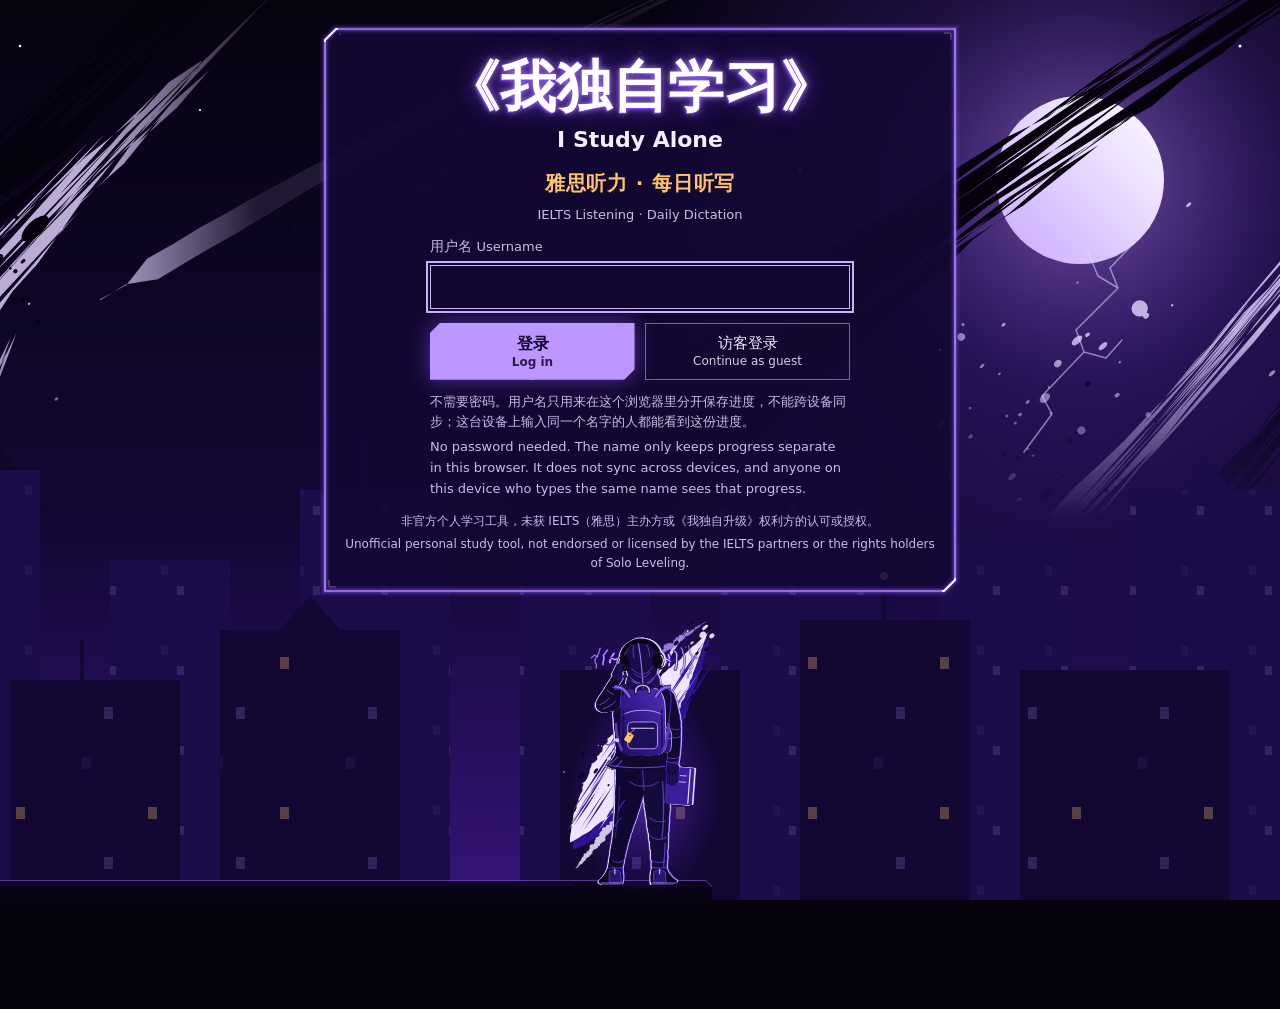
<file: index.html>
<!doctype html>
<html lang="zh-CN">
<head>
<meta charset="utf-8">
<meta name="viewport" content="width=device-width,initial-scale=1,viewport-fit=cover">
<meta name="color-scheme" content="dark light">
<meta name="theme-color" content="#06030F">
<meta name="description" content="雅思听力 · 每日听写：每日任务、待攻克和真实的 EXP 进度。">
<title>《我独自学习》</title>
<link rel="icon" href="data:image/svg+xml,%3Csvg xmlns='http://www.w3.org/2000/svg' viewBox='0 0 32 32'%3E%3Cpath d='M8 1H31V24L24 31H1V8Z' fill='%23130833' stroke='%23B07CFF' stroke-width='2'/%3E%3Cpath d='M8 16v2M12 12v10M16 9v14M20 13v8M24 15v4' stroke='%23FFC46B' stroke-width='2' stroke-linecap='round'/%3E%3C/svg%3E">
<script src="js/profile.js"></script>
<script>
/* Runs before first paint: applies the theme (night unless light was chosen) and skips the login once this tab has entered with a known profile. js/site.js decides by the same condition. */
(function () {
  var d = document.documentElement, t = null, seen = false;
  try { t = localStorage.getItem("wliu-site-theme"); } catch (e) {}
  d.setAttribute("data-theme", t === "light" ? "light" : "dark");
  try { seen = sessionStorage.getItem("wliu-site-entered") === "1" && WLIU_PROFILE.read() !== null; } catch (e) {}
  d.classList.add(seen ? "wl-entered" : "wl-entry-open");
  /* js/site.js is what wires the login form, so without it the entry screen must not stay up. */
  window.wlShellFailed = function () {
    d.classList.remove("wl-entry-open");
    document.getElementById("wl-entry").hidden = true;
    document.querySelector(".wl-bar-who").hidden = true;
    document.getElementById("wl-listen").innerHTML = '<p class="wl-noscript" role="alert">页面没有加载完整，请刷新页面再试一次。</p>';
  };
})();
</script>
<link rel="stylesheet" href="css/site.css">
<link rel="stylesheet" href="listening/listening.css">
<link rel="stylesheet" href="listening/summary.css">
<link rel="stylesheet" href="listening/article.css">
<link rel="stylesheet" href="css/loader.css">
<noscript><style>.wl-entry, .wl-bar-who { display: none; }</style></noscript>
</head>
<body>
<svg class="wl-city" viewBox="0 0 1600 900" preserveAspectRatio="xMaxYMax slice" aria-hidden="true" focusable="false">
  <defs>
    <radialGradient id="wl-moon-glow"><stop offset="0" class="wl-moon-a"/><stop offset=".45" class="wl-moon-c"/><stop offset="1" class="wl-moon-b"/></radialGradient>
    <linearGradient id="wl-moon-face" x1="1" y1="0" x2="0" y2="1"><stop offset="0" class="wl-moon-hi"/><stop offset="1" class="wl-moon-lo"/></linearGradient>
    <!-- strokes run bright in the gutters and fade behind the main column, so text stays on a calm sky -->
    <linearGradient id="wl-stroke-pale" gradientUnits="userSpaceOnUse" x1="0" y1="0" x2="1600" y2="0">
      <stop offset="0" class="wl-pale-a"/><stop offset=".26" class="wl-pale-a"/><stop offset=".36" class="wl-pale-b"/><stop offset=".72" class="wl-pale-b"/><stop offset=".84" class="wl-pale-a"/>
    </linearGradient>
    <!-- every stroke dissolves before the skyline, so none of them shows between buildings as a hard-cut block -->
    <linearGradient id="wl-sky-fade-g" gradientUnits="userSpaceOnUse" x1="0" y1="330" x2="0" y2="520"><stop offset="0" stop-color="#fff"/><stop offset="1" stop-color="#000"/></linearGradient>
    <mask id="wl-sky-fade" maskUnits="userSpaceOnUse" x="-200" y="-300" width="2200" height="1300"><rect x="-200" y="-300" width="2200" height="1300" fill="url(#wl-sky-fade-g)"/></mask>
    <pattern id="wl-win-far" width="68" height="80" patternUnits="userSpaceOnUse">
      <rect x="5" y="6" width="7" height="9" class="wl-w2"/><rect x="21" y="26" width="7" height="9" class="wl-w1"/>
    </pattern>
    <pattern id="wl-win-near" width="132" height="150" patternUnits="userSpaceOnUse">
      <rect x="6" y="7" width="9" height="12" class="wl-w2"/><rect x="72" y="57" width="9" height="12" class="wl-w3"/><rect x="28" y="107" width="9" height="12" class="wl-w1"/>
    </pattern>
  </defs>
  <circle cx="1400" cy="180" r="470" fill="url(#wl-moon-glow)"/>
  <circle cx="1400" cy="180" r="84" fill="url(#wl-moon-face)"/>
  <g class="wl-stars">
    <circle cx="70" cy="60" r="1.6"/><circle cx="340" cy="46" r="1.3"/><circle cx="520" cy="110" r="1.1"/><circle cx="660" cy="34" r="1.4"/>
    <circle cx="960" cy="52" r="1.3"/><circle cx="1120" cy="170" r="1.1"/><circle cx="1560" cy="46" r="1.5"/><circle cx="1260" cy="350" r="1.2"/>
  </g>
  <g mask="url(#wl-sky-fade)">
  <path class="wl-ink-dark" fill-rule="evenodd" d="M759.9 639.8L793 609.9L857.5 621.2L894.5 596.4L926.5 565.2L961.3 537.4L994.7 507.9L1031 482.2L1063.9 452L1099.4 425.2L1129.2 391L1164.5 363.9L1196.7 332.8L1227.6 300L1261.4 271L1293.2 239.3L1329.2 213.2L1362.6 183.7L1396.1 154.3L1432.1 128.2L1471.4 106.4L1505.2 77.4L1542.7 53.3L1575.9 23.5L1612.2 -2.3L1649.1 -27.2L1680.5 -59.3L1681 -58.6L1637.4 -42.5L1597.1 -22L1557.6 -0.6L1518.2 21L1480 44.3L1443.2 69.3L1402.7 89.6L1367.9 117.3L1327.1 137L1289.1 160.5L1251.3 184.3L1215.7 210.9L1175.6 231.6L1138.2 255.9L1102 281.8L1063.7 304.9L1027.8 331.1L993.7 359.8L959.8 388.6L923 413.7L889.5 443L858.1 475.3L828.6 509.8L792.4 535.7L795 612.6L757.9 637.3ZM1229.8 214.2L1428.4 79.2L1626.5 -56.4L1423.4 72.7ZM1338.5 151.5L1515.5 35.6L1691.5 -81.8L1511.8 30.7ZM1056.8 360.4L1112.2 323.1L1161.5 277.8L1105.1 313.8ZM1275.7 221.7L1447.7 106.3L1619.1 -9.9L1442.7 99.7ZM1362 119.7L1494.4 34L1624.6 -54.8L1491 29.5ZM1200.5 295.6L1331 202.3L1462.2 109.9L1327.8 198.1ZM1174.4 313.6L1314.4 216.5L1451.1 115.3L1306.9 206.7ZM1340.3 170.1L1398.2 135.8L1450.8 94.7L1392.2 128ZM1254.5 216.5L1401.7 113.8L1550.5 13.2L1400.1 111.8ZM1385.3 106L1460.8 62L1530.4 10.3L1453.8 52.8ZM1540.4 7.1L1605.5 -28.5L1663.5 -73.5L1598.9 -37.1ZM1546.3 46L1728.3 -67.2L1906.4 -185.7L1724.4 -72.4ZM1021.7 352.8L1071.4 316.7L1116.7 274.7L1067.2 311.1ZM1303 177L1401.1 110.3L1498.2 42.3L1399.3 107.9ZM1261.8 257.4L1343.4 205.4L1418.9 145.1L1336.3 196ZM1001.3 377.8L1066.1 331.7L1124.7 277.7L1059.2 322.7ZM-58.1 472.3L-35.6 450.2L24.5 472.2L49.6 453.4L76.3 436.3L100.4 416.3L128 400.3L150 377.8L175.4 359.1L194.6 333.3L218.5 313L239 288.7L264.3 270.1L283.9 244.7L308.4 225.1L329.8 201.8L350.3 177.5L375.5 158.7L398.5 137.3L418.6 112.5L441.8 91.4L464.4 69.5L482.5 42.5L503.8 19L523.3 -6.4L544.4 -30L559.4 -60.7L561.7 -58L531.4 -45.1L509.3 -22.8L484.5 -3.5L459.6 15.7L437.3 37.8L411.8 56.4L391.6 81L367.7 101.3L343.3 121L319.7 141.7L296.8 163.2L272.6 183.1L244.8 199L219.4 217.5L192.9 234.8L168.4 254.4L142.1 271.9L113.2 286.3L86.8 303.7L61.1 322L35.6 340.5L9.6 358.3L-16.5 376.1L-42.9 393.4L-35.8 450.1L-60.6 469.3ZM362.7 122.7L415.7 78.6L461.1 25.6L409.3 71.1ZM272.9 187.5L386.5 88.1L491.8 -20.9L381.8 82.6ZM181.9 313L271.6 244.5L354.4 168L266.9 239.1ZM170.5 286.2L262.2 212.5L348.6 132.5L260.5 210.5ZM249.2 265.6L320 208.5L386.3 146.1L316.4 204.3ZM342 164L457.1 59.9L562.5 -55.5L451.4 53.2ZM487.9 1.8L565.4 -74.8L640.9 -153.9L562.9 -77.8ZM364.9 100.5L490.9 -20.7L610.8 -149.1L487.7 -24.5ZM504.7 -6L589 -89.3L670.9 -175.2L586 -92.7ZM422.6 101.1L518.2 11.7L606.5 -86.3L512.7 5.2ZM220 223.8L299.8 156.9L375.4 85.2L297.6 154.4ZM252.1 274.7L328 216.2L395.8 148.3L321.5 208.7ZM347.9 138.9L398.8 95.4L445 46.5L394.4 90.2ZM367.7 133.5L424.8 85.3L474.4 28.2L418.6 78ZM1150.1 900.1L1173.1 880.6L1223.5 886.5L1247.1 867.7L1267.5 845.8L1288.8 824.7L1307.7 801.3L1325.6 777.1L1345.7 754.9L1364 731L1385 709.7L1403.2 685.8L1425.5 665.6L1442.4 640.5L1462.4 618.2L1485.1 598.5L1503.5 574.6L1521.9 550.9L1543.2 529.8L1561.3 505.8L1579.4 481.8L1597.6 457.8L1615.7 433.8L1632.8 408.8L1648.5 382.4L1666.6 358.4L1678.6 328.7L1678.8 328.9L1657.5 350L1637.5 372.2L1615.6 392.7L1593.4 413L1574.5 436.3L1552.8 457L1532.7 479.2L1512.4 501.2L1492.9 523.9L1473 546.3L1454.8 570.3L1433.5 591.3L1413.5 613.6L1392.8 635.2L1370 655L1346 673.5L1324.3 694.1L1300.1 712.6L1277 731.9L1253.8 751.2L1231.6 771.5L1206.7 789.2L1186.8 811.6L1164.4 831.6L1171.4 879L1150.4 900.4ZM1577.7 453.1L1644.1 374.9L1706.7 293.2L1641.1 372.1ZM1403.1 692.8L1504.9 588.2L1596.1 473.8L1499.5 583.2ZM1330 695.2L1448.5 572.9L1557.2 441.7L1445.6 570.3ZM1555.5 460.4L1611.7 396.2L1663.8 328.3L1607.8 392.6ZM1598.7 429.7L1643.3 378.8L1684.5 324.9L1639.5 375.4ZM1557.1 478.1L1594.4 436.5L1627.4 391L1591.2 433.5ZM1536.1 524.8L1597.7 455.1L1654.8 381.2L1594.2 451.8ZM1549.8 490.6L1651.7 372.5L1746.6 248L1646 367.2ZM1495.4 552.9L1565.5 475.2L1630.4 392.5L1561.5 471.4ZM1570.4 465.1L1610.2 421.6L1645.5 374L1605.7 417.5ZM-39.2 89.3L-24.8 103.7L-24.9 132.2L-8.2 144.4L7.1 158L23.5 170.5L40.1 182.8L55.2 196.6L70.8 209.9L87.3 222.3L101.2 237.2L116.5 250.8L131.4 264.8L144.1 280.9L159.1 294.7L173.3 309.4L186.4 325.1L201.1 339.2L215.1 354.1L229.1 368.9L244.2 382.7L258.7 397.1L272.7 411.9L287.3 426.2L300.8 441.5L315.9 455.3L329.5 470.5L330.3 469.7L319.3 452L307 435.4L293.8 419.8L282.4 402.5L268.8 387.2L256.7 370.6L243.4 355L230.4 339.2L218.1 322.7L204.6 307.3L191.2 292L176.8 277.5L162.5 262.9L147.9 248.7L132.8 234.9L119.5 219.4L104.4 205.6L90.3 190.9L76 176.3L62 161.5L48.6 146.1L34.5 131.4L20.3 116.7L5.4 102.8L-24.8 103.7L-40.7 90.7ZM301.5 437.7L361.1 512L425.1 582L364.6 508.6ZM298.4 439.7L362.7 517.6L430.1 592.5L364.6 515.8ZM97.8 214.9L144.3 265.2L194.3 312L148.6 261ZM168.3 298.4L193.2 329.6L222.8 356.1L197.6 325.3ZM195.7 304.1L216.4 329.9L239.8 353.2L219.6 326.8ZM293.6 422.5L333.8 474.5L378.6 522.1L338 470.5ZM155.8 268.1L192.7 310.4L232.5 349.8L196.1 307ZM247.8 386.9L310.7 463.7L375.8 538.3L313.7 460.8Z"/>
  <path fill="url(#wl-stroke-pale)" fill-rule="evenodd" d="M-79.2 820.6L-60.4 788.1L-4.5 784.7L11.3 749.7L29.9 717L48.7 684.3L64.5 649.4L86.5 619.3L106.9 588L126.3 555.8L149.6 526.8L171.8 496.8L195.5 468.1L219.5 439.6L240 408.3L265.6 381.1L287.8 351.2L311.7 322.6L332.4 291.5L357.5 263.8L379.3 233.6L400.6 203L427.6 176.9L449.5 146.7L472.4 117.3L499 90.9L521.6 61.2L521.1 60.9L488.5 82.6L463.3 110.2L434.2 134.6L404 158.2L377.4 184.7L349.1 209.8L322.9 236.5L294.9 261.9L268.3 288.3L241.8 314.9L218.7 344.1L194.6 372.5L170 400.5L144.5 427.9L123.7 458.9L100.4 488L80.6 519.7L57.2 548.7L35.9 579.3L14.8 610.1L-5.7 641.4L-31.7 668.3L-50.6 700.9L-73.6 730.2L-62 786.7L-78 821.5ZM219.6 380.7L327.5 258L438.2 137.5L325.1 256.1ZM326.1 270.2L467.1 126.5L605.4 -19.3L461.3 121.9ZM85.2 520.9L194.4 382.2L306.5 245.8L189 378ZM108.4 592.1L208.2 458.3L312.9 328.4L205.8 456.5ZM400.1 202.3L444 163.4L480.5 118.6L436.5 157.5ZM236.8 340.6L331.4 238L424.6 134.2L326.4 234ZM108.2 488.4L218.3 355.1L327.6 221L210.3 348.8ZM169.8 434.1L226.4 367.9L280.1 299.3L221.9 364.3ZM459 141.4L497 107.4L529.9 69.4L491.6 103.2ZM169.9 493.7L218.4 435.1L263.5 373.9L214.2 431.8ZM157.9 425.6L280.9 282.3L408.2 142.3L275.8 278.2ZM203 411.1L326.1 272.3L451.3 135.2L319.9 267.4ZM93.9 508.6L196.8 377.4L303.5 249.2L193.2 374.5ZM176.4 406.6L281 286L386.3 165.8L276.4 282.3ZM373.4 216.2L453 139.3L526.5 57.8L446.1 133.9ZM379.6 194.6L430.9 144.6L478.1 91.5L427 141.6ZM201.5 441L299.6 326L398.6 211.7L295.8 323ZM185.8 436.8L285.5 317.8L389.9 202.4L283.5 316.2ZM1019.3 859.4L1046 836.4L1090 830.5L1117.1 807.9L1142.9 784L1168.5 760L1195.3 737.2L1220.8 713L1246.4 689L1272.9 665.9L1299.8 643.1L1325.1 618.8L1350.3 594.4L1374.6 569.1L1397.8 542.7L1420.3 515.6L1442.7 488.4L1465.6 461.7L1487.6 434.1L1509.2 406.2L1531.7 379.1L1554.2 352L1575.5 323.7L1597.9 296.6L1618.2 267.4L1641.1 240.6L1660.3 210.3L1661.1 211.1L1635.6 235.2L1610.8 260L1589 287.8L1564 312.5L1541.8 339.8L1518 365.6L1492.9 390.1L1468.2 415.1L1444.3 440.7L1418.9 464.9L1393.1 488.8L1369.2 514.5L1342.8 537.8L1318.5 563.1L1293.4 587.6L1267.1 611L1243.2 636.7L1217.3 660.4L1191.9 684.6L1166.2 708.5L1139.1 731.1L1111.5 753.1L1084.3 775.6L1057.1 798.1L1046.3 836.6L1019.5 859.5ZM1467.3 440.2L1597.3 292.1L1721.3 138.2L1594.3 289.3ZM1412 494.9L1541.1 354.4L1662.3 206.1L1537 350.3ZM1259.1 650.1L1321.4 592.6L1380 531.6L1319 590.3ZM1495.2 416L1578.8 322L1658.3 224L1575.6 318.9ZM1405.1 506.9L1532.4 369.8L1649.9 223.1L1528 365.5ZM1489.8 393.1L1606.1 257.7L1719 118.9L1604.4 256ZM1554.9 341.5L1652.4 226.6L1748.4 110.2L1650.2 224.4ZM1378.1 550.4L1428.3 502.3L1473.4 449.2L1423.8 497.9ZM1443.9 485.9L1573.5 342.7L1695.4 192L1569.5 338.8ZM1334.3 583.4L1439.2 476.8L1537.5 363.9L1436.8 474.6ZM1462.7 425.1L1518.3 365.8L1569.1 301.8L1514.4 361.9ZM1501.3 403.8L1576.1 318.8L1647.8 230.8L1573.8 316.5ZM1467.4 433.8L1588.6 295.7L1703.5 151.4L1585.9 293ZM1385.5 516.6L1481.9 414.3L1571.8 305.6L1479.4 411.8ZM60.3 900.1L71.8 879.2L90.4 861.6L101.4 840.3L113.5 819.6L124.4 798.3L136 777.4L147 756.1L158.6 735.2L169.3 713.8L180.6 692.7L191.1 671.2L201.3 649.6L211 627.7L220.9 605.9L230.2 583.9L239.5 561.8L249.1 539.9L257.8 517.5L267.3 495.6L276.4 473.4L285.8 451.4L294.7 429.2L303.9 407.1L313.1 385L321.5 362.5L329.8 339.9L329.6 339.8L319 361.2L309.3 383.1L300.1 405.2L289.6 426.7L280.8 449L270.1 470.4L260.1 492.1L250 513.8L240.4 535.7L229.7 557.1L219 578.5L208.3 599.9L197.7 621.3L186.1 642.3L174.8 663.4L164.3 684.8L153 705.9L142.1 727.2L131.3 748.6L120.4 769.8L109.3 791.1L98.5 812.4L87.5 833.6L75.7 854.5L71.4 879L60.1 900ZM281.8 457.5L307 405.6L327 351.3L302 403.2ZM192.4 640.9L249.4 522.5L299.9 400.9L246.9 521.3ZM167.1 711.7L217.6 616.5L260.8 517.7L212.2 613.9ZM203.6 624.5L233.8 567.9L256.8 507.9L228.1 565.2ZM154.5 713.6L205.5 613.7L250.2 510.7L203.3 612.6ZM298.9 421L319.6 378.1L336.5 333.2L315.5 376.1ZM233.3 553.1L273.3 468.2L309.3 381.4L269.8 466.5ZM1500.1 559.9L1505.9 564.9L1508.7 572.8L1514.3 578L1519.9 583.2L1525.6 588.2L1531.8 592.8L1537.3 598.1L1543 603.2L1549.1 607.9L1555 612.7L1560.8 617.7L1566.5 622.7L1571.9 628.1L1577.7 633.1L1583.2 638.3L1588.2 644.1L1593.9 649.2L1598.7 655.1L1604.1 660.5L1609 666.4L1614.1 672.1L1619.2 677.7L1624.3 683.4L1629.4 689L1634.7 694.5L1640.2 699.8L1640.1 699.9L1635.7 693.6L1631.1 687.3L1626.2 681.4L1621.4 675.5L1616.6 669.6L1611.9 663.5L1606.9 657.7L1601.8 652L1596.7 646.3L1591.8 640.5L1586.6 634.9L1581.7 629.1L1576.5 623.5L1571.2 618.1L1566.2 612.3L1560.7 607L1555.4 601.5L1549.8 596.4L1544.5 590.8L1538.4 586.2L1532.9 580.9L1527.1 576L1521 571.3L1515 566.5L1505.8 564.9L1499.8 560.2ZM1543.7 600.4L1563 620.2L1583.3 639.1L1565 618.2ZM1554.8 602.9L1583.9 633.7L1613.6 663.9L1586.4 631.2ZM1553.7 603.5L1564.2 616.5L1576.7 627.4L1567.4 613.3ZM420.2 300.3L446.1 284.2L477.9 279.2L504 263.4L530.3 247.9L556.9 233.1L583.1 217.6L609.1 201.6L635.2 185.8L661.4 170.2L687.5 154.5L713.9 139.3L740.4 124.2L767.2 109.8L794 95.3L820.9 81.1L848 67L875.1 53.2L902.6 40L929.8 26.3L957.1 12.9L984.3 -1L1011.3 -14.9L1039 -27.7L1066.1 -41.6L1093.1 -55.8L1120.2 -69.7L1120 -69.9L1091.9 -58L1063.6 -46.4L1035.9 -33.7L1008 -21.2L979.8 -9.3L952.6 4.2L924.8 16.8L897.5 30.4L870.5 44.4L843.1 57.7L815.5 70.8L788.5 84.8L761.3 98.6L734.5 112.9L707.5 127L680.5 141.2L653.5 155.3L626.3 168.9L599.5 183.5L572.7 197.9L546.4 213.3L519.6 227.8L493.6 243.8L467 258.7L446.5 284.9L419.8 299.6ZM714.8 138.7L846.9 71.8L979 5.1L844.9 68ZM1014.2 -16.3L1170.3 -87.3L1324.4 -162.4L1168.2 -91.3ZM659 164.2L774.1 103.7L888.5 42L772.6 100.8ZM903.4 39.2L1050.2 -28.2L1194.6 -100.3L1047.5 -33.4ZM753.8 111L846.6 64.4L939.2 17.5L845.3 61.9ZM772.2 101.6L900.1 39L1027.8 -23.9L897.9 34.8ZM1017.5 -23.9L1107.1 -63.1L1194 -107.3L1104.5 -68ZM869.6 47L1016.7 -21.7L1162.7 -92.5L1014.3 -26.3Z"/>
  <path class="wl-ink-dark" d="M373.1 157.3A4.1 1.8 -42.4 1 0 379.1 151.8A4.1 1.8 -42.4 1 0 373.1 157.3ZM357.3 322.4A2.4 1.6 -42.4 1 0 360.9 319.1A2.4 1.6 -42.4 1 0 357.3 322.4ZM332.3 301.5A2.2 1 -42.4 1 0 335.5 298.5A2.2 1 -42.4 1 0 332.3 301.5ZM341 263.1A2.8 1.6 -42.4 1 0 345.2 259.4A2.8 1.6 -42.4 1 0 341 263.1ZM360.1 222.7A2.7 1.6 -42.4 1 0 364.1 219A2.7 1.6 -42.4 1 0 360.1 222.7ZM297.1 306.7A4.2 1.9 -42.4 1 0 303.3 301A4.2 1.9 -42.4 1 0 297.1 306.7ZM139.7 426.9A5 3.1 -42.4 1 0 147.1 420.1A5 3.1 -42.4 1 0 139.7 426.9ZM310.1 266.4A8.5 4.3 -42.4 1 0 322.7 254.9A8.5 4.3 -42.4 1 0 310.1 266.4ZM254.9 256.8A2.4 1.6 -42.4 1 0 258.5 253.5A2.4 1.6 -42.4 1 0 254.9 256.8ZM315.5 310.9A2.8 1.5 -42.4 1 0 319.6 307.1A2.8 1.5 -42.4 1 0 315.5 310.9ZM342.5 240A17.1 7.6 -42.4 1 0 367.8 216.9A17.1 7.6 -42.4 1 0 342.5 240ZM290.4 211.9A5.1 3.4 -42.4 1 0 298 205A5.1 3.4 -42.4 1 0 290.4 211.9ZM252.1 335A7.3 4.1 -42.4 1 0 262.9 325.1A7.3 4.1 -42.4 1 0 252.1 335ZM278.5 317.3A5.5 4.2 -42.4 1 0 286.7 309.9A5.5 4.2 -42.4 1 0 278.5 317.3ZM335.2 219A2 1.7 -42.4 1 0 338.1 216.4A2 1.7 -42.4 1 0 335.2 219ZM299.6 212.8A2.1 1.1 -42.4 1 0 302.7 210A2.1 1.1 -42.4 1 0 299.6 212.8ZM270.9 356.9A7 3.3 -42.4 1 0 281.2 347.6A7 3.3 -42.4 1 0 270.9 356.9ZM254 369.3A1.6 0.9 -42.4 1 0 256.4 367.1A1.6 0.9 -42.4 1 0 254 369.3ZM152.3 439.3A1.5 1 -42.4 1 0 154.5 437.3A1.5 1 -42.4 1 0 152.3 439.3ZM326.8 291.8A1.5 1.3 -42.4 1 0 328.9 289.8A1.5 1.3 -42.4 1 0 326.8 291.8ZM290.3 285.6A1.5 1.4 -42.4 1 0 292.6 283.5A1.5 1.4 -42.4 1 0 290.3 285.6ZM255.1 341.1A2.3 1.1 -42.4 1 0 258.5 338A2.3 1.1 -42.4 1 0 255.1 341.1ZM247.8 388.4A2.8 1.9 -42.4 1 0 252 384.6A2.8 1.9 -42.4 1 0 247.8 388.4ZM235.9 277.9A2.4 2 -42.4 1 0 239.5 274.7A2.4 2 -42.4 1 0 235.9 277.9ZM178.8 396.2A20.8 10.4 -42.4 1 0 209.6 368.1A20.8 10.4 -42.4 1 0 178.8 396.2ZM329.3 269.1A1.3 1.3 -42.4 1 0 331.3 267.4A1.3 1.3 -42.4 1 0 329.3 269.1ZM341.2 302.3A2.3 1.7 -42.4 1 0 344.5 299.2A2.3 1.7 -42.4 1 0 341.2 302.3ZM333.8 272.8A2.2 1.9 -42.4 1 0 337.1 269.8A2.2 1.9 -42.4 1 0 333.8 272.8ZM241.8 365.1A12.4 6.1 -42.4 1 0 260.1 348.4A12.4 6.1 -42.4 1 0 241.8 365.1ZM158 355.7A2.5 1.9 -42.4 1 0 161.7 352.4A2.5 1.9 -42.4 1 0 158 355.7ZM286.4 311.2A1.7 1.3 -42.4 1 0 288.9 308.9A1.7 1.3 -42.4 1 0 286.4 311.2ZM324.1 204.7A2.2 1.5 -42.4 1 0 327.3 201.8A2.2 1.5 -42.4 1 0 324.1 204.7ZM236.5 336.4A2.4 1.8 -42.4 1 0 240.1 333.1A2.4 1.8 -42.4 1 0 236.5 336.4ZM314.1 247.8A1.2 0.9 -42.4 1 0 315.8 246.3A1.2 0.9 -42.4 1 0 314.1 247.8ZM1216.3 620.9A1.9 1.1 -42.4 1 0 1219.1 618.4A1.9 1.1 -42.4 1 0 1216.3 620.9ZM1380.8 476.6A1.4 1.3 -42.4 1 0 1382.8 474.8A1.4 1.3 -42.4 1 0 1380.8 476.6ZM1330.4 476.8A1.7 1.4 -42.4 1 0 1333 474.5A1.7 1.4 -42.4 1 0 1330.4 476.8ZM1292.8 530.1A5 2.3 -42.4 1 0 1300.2 523.3A5 2.3 -42.4 1 0 1292.8 530.1ZM1335.4 459.4A2.3 2 -42.4 1 0 1338.7 456.3A2.3 2 -42.4 1 0 1335.4 459.4ZM1300.6 638A15 6.7 -42.4 1 0 1322.7 617.8A15 6.7 -42.4 1 0 1300.6 638ZM1223.1 611A3.2 1.6 -42.4 1 0 1227.9 606.7A3.2 1.6 -42.4 1 0 1223.1 611ZM1405.5 385.7A2.9 2.6 -42.4 1 0 1409.8 381.8A2.9 2.6 -42.4 1 0 1405.5 385.7ZM1306 553.8A1.7 1.5 -42.4 1 0 1308.6 551.5A1.7 1.5 -42.4 1 0 1306 553.8ZM1233.4 559.4A3 1.4 -42.4 1 0 1237.8 555.4A3 1.4 -42.4 1 0 1233.4 559.4ZM1383.7 560.1A2.8 2.4 -42.4 1 0 1387.9 556.3A2.8 2.4 -42.4 1 0 1383.7 560.1ZM1205.2 662.1A1.2 0.9 -42.4 1 0 1207 660.5A1.2 0.9 -42.4 1 0 1205.2 662.1ZM1378.4 538.8A1.8 1.7 -42.4 1 0 1381.1 536.3A1.8 1.7 -42.4 1 0 1378.4 538.8ZM1247.8 561.1A2 1.5 -42.4 1 0 1250.8 558.3A2 1.5 -42.4 1 0 1247.8 561.1ZM1375.2 480.9A1.7 1.3 -42.4 1 0 1377.6 478.7A1.7 1.3 -42.4 1 0 1375.2 480.9ZM1361.6 499.6A7.1 3.6 -42.4 1 0 1372 490.1A7.1 3.6 -42.4 1 0 1361.6 499.6ZM1382.4 554.1A1.7 1 -42.4 1 0 1384.9 551.8A1.7 1 -42.4 1 0 1382.4 554.1ZM1424.9 491.7A2 1.9 -42.4 1 0 1427.9 488.9A2 1.9 -42.4 1 0 1424.9 491.7ZM1250.6 667.1A2.8 2 -42.4 1 0 1254.8 663.2A2.8 2 -42.4 1 0 1250.6 667.1ZM1475.2 422.3A1.1 1 -42.4 1 0 1476.9 420.7A1.1 1 -42.4 1 0 1475.2 422.3ZM1188.8 528.9A3.5 1.7 -42.4 1 0 1194 524.2A3.5 1.7 -42.4 1 0 1188.8 528.9ZM1272.5 488.9A2.3 1.5 -42.4 1 0 1275.9 485.9A2.3 1.5 -42.4 1 0 1272.5 488.9ZM1373.6 558.6A2.1 0.9 -42.4 1 0 1376.6 555.8A2.1 0.9 -42.4 1 0 1373.6 558.6ZM1387.8 443.1A2.9 1.9 -42.4 1 0 1392.1 439.2A2.9 1.9 -42.4 1 0 1387.8 443.1ZM1242.6 559.2A4.9 4.6 -42.4 1 0 1249.9 552.6A4.9 4.6 -42.4 1 0 1242.6 559.2ZM1274.5 584.9A1.4 0.9 -42.4 1 0 1276.5 583.1A1.4 0.9 -42.4 1 0 1274.5 584.9ZM1198.3 619.8A3 1.3 -42.4 1 0 1202.7 615.8A3 1.3 -42.4 1 0 1198.3 619.8ZM1271.1 584.2A1.8 0.8 -42.4 1 0 1273.7 581.8A1.8 0.8 -42.4 1 0 1271.1 584.2ZM1226 574.9A4 2.2 -42.4 1 0 1231.9 569.5A4 2.2 -42.4 1 0 1226 574.9ZM1321.9 456.9A2.3 1.1 -42.4 1 0 1325.3 453.8A2.3 1.1 -42.4 1 0 1321.9 456.9Z"/>
  <path fill="url(#wl-stroke-pale)" d="M180.3 483.1A1 1 -42.4 1 0 181.8 481.8A1 1 -42.4 1 0 180.3 483.1ZM132 570.9A6.4 3.5 -42.4 1 0 141.4 562.3A6.4 3.5 -42.4 1 0 132 570.9ZM113.9 450.9A5.9 4 -42.4 1 0 122.6 443A5.9 4 -42.4 1 0 113.9 450.9ZM227.2 430A1.4 1.1 -42.4 1 0 229.3 428.1A1.4 1.1 -42.4 1 0 227.2 430ZM267.8 485.5A1.4 1.1 -42.4 1 0 270 483.5A1.4 1.1 -42.4 1 0 267.8 485.5ZM245.8 490A2.9 2.6 -42.4 1 0 250.2 486A2.9 2.6 -42.4 1 0 245.8 490ZM82.4 505.6A3.8 2.9 -42.4 1 0 88 500.5A3.8 2.9 -42.4 1 0 82.4 505.6ZM202.8 462.3A1.9 0.8 -42.4 1 0 205.5 459.8A1.9 0.8 -42.4 1 0 202.8 462.3ZM171.8 591A2.9 1.4 -42.4 1 0 176.1 587.1A2.9 1.4 -42.4 1 0 171.8 591ZM50.9 513.8A3.4 1.7 -42.4 1 0 56 509.2A3.4 1.7 -42.4 1 0 50.9 513.8ZM218.7 469.6A3.7 1.7 -42.4 1 0 224.2 464.6A3.7 1.7 -42.4 1 0 218.7 469.6ZM303.3 472.7A1.4 0.7 -42.4 1 0 305.4 470.8A1.4 0.7 -42.4 1 0 303.3 472.7ZM277.3 307.1A1 1 -42.4 1 0 278.7 305.7A1 1 -42.4 1 0 277.3 307.1ZM233.4 511.4A3.9 1.8 -42.4 1 0 239.1 506.2A3.9 1.8 -42.4 1 0 233.4 511.4ZM97 451.7A4.5 2 -42.4 1 0 103.7 445.6A4.5 2 -42.4 1 0 97 451.7ZM138 460.4A3.4 2.1 -42.4 1 0 143 455.8A3.4 2.1 -42.4 1 0 138 460.4ZM125.7 506.9A1.6 1.4 -42.4 1 0 128.1 504.7A1.6 1.4 -42.4 1 0 125.7 506.9ZM291.8 459.6A9 6.1 -42.4 1 0 305.1 447.4A9 6.1 -42.4 1 0 291.8 459.6ZM306.1 411.4A3.4 3.2 -42.4 1 0 311.2 406.8A3.4 3.2 -42.4 1 0 306.1 411.4ZM289.8 339A1.7 1.2 -42.4 1 0 292.3 336.7A1.7 1.2 -42.4 1 0 289.8 339ZM107.8 427A3 1.6 -42.4 1 0 112.2 423A3 1.6 -42.4 1 0 107.8 427ZM55.2 591.8A2.9 1.8 -42.4 1 0 59.4 587.9A2.9 1.8 -42.4 1 0 55.2 591.8ZM188.1 450.7A1.5 0.9 -42.4 1 0 190.4 448.6A1.5 0.9 -42.4 1 0 188.1 450.7ZM126.9 518.8A3.2 1.7 -42.4 1 0 131.6 514.5A3.2 1.7 -42.4 1 0 126.9 518.8ZM195.7 458A1.8 1 -42.4 1 0 198.4 455.5A1.8 1 -42.4 1 0 195.7 458ZM348.2 304.7A1.3 1.1 -42.4 1 0 350.1 302.9A1.3 1.1 -42.4 1 0 348.2 304.7ZM198.2 511.2A1.3 0.9 -42.4 1 0 200.1 509.4A1.3 0.9 -42.4 1 0 198.2 511.2ZM202 464.6A0.7 0.7 -42.4 1 0 203.1 463.7A0.7 0.7 -42.4 1 0 202 464.6ZM222.8 445.9A2.4 1.7 -42.4 1 0 226.4 442.7A2.4 1.7 -42.4 1 0 222.8 445.9ZM214.9 339.1A7.5 4.1 -42.4 1 0 226 328.9A7.5 4.1 -42.4 1 0 214.9 339.1ZM213.8 347.3A3.5 1.7 -42.4 1 0 218.9 342.6A3.5 1.7 -42.4 1 0 213.8 347.3ZM374.9 400.3A2 1.3 -42.4 1 0 377.9 397.6A2 1.3 -42.4 1 0 374.9 400.3ZM312.8 256.6A2.3 1.6 -42.4 1 0 316.1 253.5A2.3 1.6 -42.4 1 0 312.8 256.6ZM280.9 367.7A3.1 1.8 -42.4 1 0 285.6 363.5A3.1 1.8 -42.4 1 0 280.9 367.7ZM149.5 392.4A8.5 3.9 -42.4 1 0 162 380.9A8.5 3.9 -42.4 1 0 149.5 392.4ZM241.2 450.8A9 7.7 -42.4 1 0 254.5 438.7A9 7.7 -42.4 1 0 241.2 450.8ZM110.7 614.1A6.5 5.9 -42.4 1 0 120.3 605.3A6.5 5.9 -42.4 1 0 110.7 614.1ZM85 541.3A3.5 2.1 -42.4 1 0 90.1 536.6A3.5 2.1 -42.4 1 0 85 541.3ZM106.7 420.2A1.3 1 -42.4 1 0 108.6 418.4A1.3 1 -42.4 1 0 106.7 420.2ZM151.6 497.4A2.5 1.3 -42.4 1 0 155.2 494.1A2.5 1.3 -42.4 1 0 151.6 497.4ZM188.5 384.9A2.9 1.4 -42.4 1 0 192.8 381A2.9 1.4 -42.4 1 0 188.5 384.9ZM127.8 406.5A1.3 1.3 -42.4 1 0 129.7 404.8A1.3 1.3 -42.4 1 0 127.8 406.5ZM1288.7 438.2A2.6 1.5 -42.4 1 0 1292.4 434.7A2.6 1.5 -42.4 1 0 1288.7 438.2ZM1325.8 416.9A1.5 1.1 -42.4 1 0 1328 414.9A1.5 1.1 -42.4 1 0 1325.8 416.9ZM1369.7 414.1A1.5 0.8 -42.4 1 0 1371.8 412.1A1.5 0.8 -42.4 1 0 1369.7 414.1ZM1360.5 402.1A5.9 3.5 -42.4 1 0 1369.2 394.2A5.9 3.5 -42.4 1 0 1360.5 402.1ZM1300.1 553.3A2.7 1.3 -42.4 1 0 1304 549.7A2.7 1.3 -42.4 1 0 1300.1 553.3ZM1278.4 339.5A3.9 3.4 -42.4 1 0 1284.1 334.3A3.9 3.4 -42.4 1 0 1278.4 339.5ZM1346 403.6A2.3 1.4 -42.4 1 0 1349.4 400.4A2.3 1.4 -42.4 1 0 1346 403.6ZM1334.2 424A1.5 1.1 -42.4 1 0 1336.4 422A1.5 1.1 -42.4 1 0 1334.2 424ZM1258.2 428.1A4.9 2.9 -42.4 1 0 1265.5 421.5A4.9 2.9 -42.4 1 0 1258.2 428.1ZM1281.8 325.6A1.5 1.5 -42.4 1 0 1284 323.5A1.5 1.5 -42.4 1 0 1281.8 325.6ZM1491.2 306.2A1.3 1.1 -42.4 1 0 1493.1 304.4A1.3 1.1 -42.4 1 0 1491.2 306.2ZM1392.3 344.8A6.4 3.3 -42.4 1 0 1401.7 336.1A6.4 3.3 -42.4 1 0 1392.3 344.8ZM1438.8 363.1A1.2 0.8 -42.4 1 0 1440.7 361.4A1.2 0.8 -42.4 1 0 1438.8 363.1ZM1299.9 367.9A2.9 1.3 -42.4 1 0 1304.2 364A2.9 1.3 -42.4 1 0 1299.9 367.9ZM1453.6 314A8.2 8 -42.4 1 0 1465.8 302.9A8.2 8 -42.4 1 0 1453.6 314ZM1318.3 374.9A1.6 0.9 -42.4 1 0 1320.7 372.7A1.6 0.9 -42.4 1 0 1318.3 374.9ZM1322 326.1A2.1 1.1 -42.4 1 0 1325 323.3A2.1 1.1 -42.4 1 0 1322 326.1ZM1372 546A3.7 1.8 -42.4 1 0 1377.6 541A3.7 1.8 -42.4 1 0 1372 546ZM1368.1 387.9A0.9 0.9 -42.4 1 0 1369.5 386.6A0.9 0.9 -42.4 1 0 1368.1 387.9ZM1463.7 318.1A3.3 2.4 -42.4 1 0 1468.6 313.6A3.3 2.4 -42.4 1 0 1463.7 318.1ZM1405.5 336.6A2.7 1.7 -42.4 1 0 1409.5 332.9A2.7 1.7 -42.4 1 0 1405.5 336.6ZM1466.4 416.6A2.6 2.3 -42.4 1 0 1470.2 413.2A2.6 2.3 -42.4 1 0 1466.4 416.6ZM1351.9 456.6A1.3 1.1 -42.4 1 0 1353.9 454.8A1.3 1.1 -42.4 1 0 1351.9 456.6ZM1506.4 206.9A3.1 1.4 -42.4 1 0 1511 202.7A3.1 1.4 -42.4 1 0 1506.4 206.9ZM1419 349.8A5.4 2.5 -42.4 1 0 1427 342.5A5.4 2.5 -42.4 1 0 1419 349.8ZM1347.4 449.9A1.2 0.8 -42.4 1 0 1349.1 448.3A1.2 0.8 -42.4 1 0 1347.4 449.9ZM1589.1 376A3.9 1.7 -42.4 1 0 1594.9 370.7A3.9 1.7 -42.4 1 0 1589.1 376ZM1328.7 479.8A4.6 2.2 -42.4 1 0 1335.4 473.6A4.6 2.2 -42.4 1 0 1328.7 479.8ZM1374.8 366.4A4.1 3.3 -42.4 1 0 1380.9 360.8A4.1 3.3 -42.4 1 0 1374.8 366.4ZM1289.1 409.1A1.4 1 -42.4 1 0 1291.1 407.2A1.4 1 -42.4 1 0 1289.1 409.1ZM1435.1 397A2.7 1.9 -42.4 1 0 1439.2 393.3A2.7 1.9 -42.4 1 0 1435.1 397ZM1415.7 470.1A2.5 1.1 -42.4 1 0 1419.4 466.7A2.5 1.1 -42.4 1 0 1415.7 470.1ZM1398.4 433.1A4 3.9 -42.4 1 0 1404.4 427.7A4 3.9 -42.4 1 0 1398.4 433.1ZM1336.8 501.7A3.3 1.5 -42.4 1 0 1341.7 497.2A3.3 1.5 -42.4 1 0 1336.8 501.7ZM1396.5 283.4A1.3 0.7 -42.4 1 0 1398.5 281.6A1.3 0.7 -42.4 1 0 1396.5 283.4ZM1338.6 415.9A2 1.4 -42.4 1 0 1341.5 413.2A2 1.4 -42.4 1 0 1338.6 415.9ZM766.5 173A0.6 0.6 -42.4 1 0 767.3 172.2A0.6 0.6 -42.4 1 0 766.5 173ZM711.7 131.6A3 1.4 -42.4 1 0 716.1 127.6A3 1.4 -42.4 1 0 711.7 131.6ZM917.5 46.4A0.7 0.6 -42.4 1 0 918.5 45.5A0.7 0.6 -42.4 1 0 917.5 46.4ZM822.1 73.4A2.7 1.3 -42.4 1 0 826.1 69.7A2.7 1.3 -42.4 1 0 822.1 73.4ZM742.4 188.5A1.4 1 -42.4 1 0 744.5 186.6A1.4 1 -42.4 1 0 742.4 188.5ZM806.6 84.5A1.4 1.2 -42.4 1 0 808.6 82.7A1.4 1.2 -42.4 1 0 806.6 84.5ZM780.5 128.7A2.1 1 -42.4 1 0 783.7 125.9A2.1 1 -42.4 1 0 780.5 128.7ZM783.4 101.8A3.7 2.1 -42.4 1 0 788.8 96.8A3.7 2.1 -42.4 1 0 783.4 101.8ZM614.7 226.6A0.8 0.6 -42.4 1 0 615.9 225.5A0.8 0.6 -42.4 1 0 614.7 226.6ZM835.1 125.6A1 0.8 -42.4 1 0 836.7 124.2A1 0.8 -42.4 1 0 835.1 125.6Z"/>
  </g>
  <!-- one thin arc at rest, along the bright stroke in the right gutter: far from the figure's head in every layout -->
  <path class="wl-arc" opacity=".55" fill="none" stroke-width="1.5" stroke-linejoin="round" stroke-linecap="round" d="M1344 452L1372 414L1362 396L1404 352L1396 330L1438 288L1430 268L1470 226M1404 352L1426 358L1442 340M1438 288L1418 276L1408 252"/>
  <g class="wl-far">
    <rect x="0" y="540" width="170" height="360"/><rect x="230" y="470" width="130" height="430"/><rect x="430" y="560" width="120" height="340"/><rect x="620" y="490" width="150" height="410"/>
    <rect x="840" y="550" width="130" height="350"/><rect x="1040" y="460" width="160" height="440"/><rect x="1260" y="540" width="130" height="360"/><rect x="1450" y="490" width="150" height="410"/>
    <path d="M270 470V420H276V470ZM1090 460L1120 410L1150 460ZM680 490V440H686V490ZM1500 490L1525 452L1550 490Z"/>
  </g>
  <g fill="url(#wl-win-far)" opacity=".5">
    <rect x="0" y="540" width="170" height="360"/><rect x="230" y="470" width="130" height="430"/><rect x="430" y="560" width="120" height="340"/><rect x="620" y="490" width="150" height="410"/>
    <rect x="840" y="550" width="130" height="350"/><rect x="1040" y="460" width="160" height="440"/><rect x="1260" y="540" width="130" height="360"/><rect x="1450" y="490" width="150" height="410"/>
  </g>
  <g class="wl-near">
    <rect x="90" y="640" width="190" height="260"/><rect x="330" y="680" width="170" height="220"/><rect x="540" y="630" width="180" height="270"/>
    <rect x="880" y="670" width="180" height="230"/><rect x="1120" y="620" width="170" height="280"/><rect x="1340" y="670" width="210" height="230"/>
    <path d="M1202 620V580H1206V620ZM600 630L630 596L660 630ZM400 680V640H404V680Z"/>
  </g>
  <g fill="url(#wl-win-near)" opacity=".6">
    <rect x="90" y="640" width="190" height="260"/><rect x="330" y="680" width="170" height="220"/><rect x="540" y="630" width="180" height="270"/>
    <rect x="880" y="670" width="180" height="230"/><rect x="1120" y="620" width="170" height="280"/><rect x="1340" y="670" width="210" height="230"/>
  </g>
  <circle cx="1204" cy="576" r="4" class="wl-beacon"/>
</svg>
<!-- Its own layer, so the rare swell only ever changes one element's opacity. Rests fully transparent. -->
<svg class="wl-city wl-swell" viewBox="0 0 1600 900" preserveAspectRatio="xMaxYMax slice" aria-hidden="true" focusable="false">
  <circle cx="1400" cy="180" r="300" fill="url(#wl-moon-glow)"/>
  <path class="wl-arc" fill="none" stroke-width="2.4" stroke-linejoin="round" stroke-linecap="round" d="M1356 240L1322 292L1336 312L1282 372L1296 396L1240 470M1322 292L1290 300L1268 340M1296 396L1336 430L1344 476"/>
</svg>
<!-- Day theme only: a few flakes drifting in the gutters. The snowfield itself is a background picture set in css/site.css. -->
<div class="wl-drift" aria-hidden="true"><i></i><i></i><i></i><i></i><i></i><i></i><i></i><i></i><i></i><i></i></div>

<div id="wl-entry" class="wl-entry" data-stage="login">
  <div class="wl-entry-window hud">
    <h1 class="wl-title">《我独自学习》</h1>
    <p class="wl-title-en" lang="en">I Study Alone</p>
    <p class="wl-sub">雅思听力 · 每日听写</p>
    <p class="wl-sub-en" lang="en">IELTS Listening · Daily Dictation</p>
    <form id="wl-login" class="wl-login" novalidate autocomplete="off">
      <label for="wl-login-name">用户名 <span class="wl-en" lang="en">Username</span></label>
      <input id="wl-login-name" class="wl-login-input" type="text" autocomplete="off" autocapitalize="none" autocorrect="off" spellcheck="false" enterkeyhint="go" maxlength="64" aria-describedby="wl-login-error wl-login-note">
      <p id="wl-login-error" class="wl-login-error" role="alert" hidden></p>
      <div class="wl-login-actions">
        <button type="submit" class="wl-start">登录 <span class="wl-en" lang="en">Log in</span></button>
        <button type="button" id="wl-guest" class="wl-guest">访客登录 <span class="wl-en" lang="en">Continue as guest</span></button>
      </div>
    </form>
    <p id="wl-login-note" class="wl-entry-note wl-login-note">不需要密码。用户名只用来在这个浏览器里分开保存进度，不能跨设备同步；这台设备上输入同一个名字的人都能看到这份进度。<span class="wl-en-block" lang="en">No password needed. The name only keeps progress separate in this browser. It does not sync across devices, and anyone on this device who types the same name sees that progress.</span></p>
    <div class="wl-entry-load" aria-hidden="true"><i></i></div>
    <p class="wl-entry-status" id="wl-entry-status" aria-live="polite"></p>
    <p class="wl-entry-skip">点击或按任意键跳过 <span class="wl-en" lang="en">Click or press any key to skip</span></p>
    <p class="wl-entry-note">非官方个人学习工具，未获 IELTS（雅思）主办方或《我独自升级》权利方的认可或授权。<span class="wl-en-block" lang="en">Unofficial personal study tool, not endorsed or licensed by the IELTS partners or the rights holders of Solo Leveling.</span></p>
  </div>
  <div class="wl-entry-art">
    <img class="wl-learner" src="assets/learner.svg" alt="" width="280" height="560">
    <img class="wl-learner wl-learner-snow" src="assets/learner-snow.svg" alt="" width="280" height="560" loading="lazy">
    <div class="wl-art-slot" data-art-slot="left"></div>
    <div class="wl-art-slot" data-art-slot="right"></div>
  </div>
</div>

<div id="wl-room" class="wl-room">
  <a class="wl-skip" href="#wl-main">跳到每日任务</a>
  <header class="wl-bar wl-rise-1">
    <a class="wl-logo" href="index.html">《我独自学习》</a>
    <span class="wl-bar-gap"></span>
    <a class="wl-bar-link" href="#wl-about-title">关于</a>
    <span class="wl-label wl-bar-clock"><span class="ls-sr">本地时间 </span><span data-clock>--:--</span></span>
    <div class="wl-bar-who">
      <span class="wl-user"><span class="ls-sr">当前用户：</span><bdi id="wl-user-name"></bdi></span>
      <button type="button" class="wl-switch-user" id="wl-switch-user">切换用户</button>
    </div>
    <div class="wl-theme" role="group" aria-label="明暗">
      <button type="button" data-theme-set="light" aria-pressed="false">日间</button>
      <button type="button" data-theme-set="dark" aria-pressed="true">夜间</button>
    </div>
    <p class="wl-bar-msg" id="wl-bar-msg" role="status"></p>
  </header>

  <div class="wl-layout">
    <div class="wl-figure wl-figure-left">
      <img class="wl-learner" src="assets/learner.svg" alt="" width="280" height="560">
      <img class="wl-learner wl-learner-snow" src="assets/learner-snow.svg" alt="" width="280" height="560" loading="lazy">
      <div class="wl-art-slot" data-art-slot="left"></div>
    </div>

    <div class="wl-center">
      <section class="wl-hero hud wl-rise-2" aria-labelledby="wl-hero-title">
        <div class="wl-hero-head">
          <h1 class="wl-title" id="wl-hero-title">《我独自学习》</h1>
          <p class="wl-sub">
            <svg class="wl-wave" viewBox="0 0 60 20" width="60" height="20" aria-hidden="true"><path d="M4 8v4M12 5v10M20 2v16M28 6v8M36 3v14M44 7v6M52 8v4"/></svg>
            <span>雅思听力 · 每日听写</span>
            <svg class="wl-wave" viewBox="0 0 60 20" width="60" height="20" aria-hidden="true"><path d="M8 8v4M16 7v6M24 3v14M32 6v8M40 2v16M48 5v10M56 8v4"/></svg>
          </p>
        </div>

        <div class="wl-exp">
          <div class="wl-rank" aria-hidden="true"><span id="wl-rank">一阶</span></div>
          <div class="wl-exp-body">
            <div class="wl-exp-top">
              <span><span class="wl-exp-k">EXP</span> <span id="wl-exp-num">0 / 500</span> <span class="wl-exp-unit">词已掌握</span></span>
              <span class="wl-exp-next" id="wl-rank-next"></span>
            </div>
            <div class="wl-exp-bar" id="wl-exp-bar" role="progressbar" aria-label="已掌握单词" aria-valuemin="0" aria-valuemax="500" aria-valuenow="0"><i id="wl-exp-fill"></i></div>
            <div class="wl-exp-marks" id="wl-exp-marks" aria-hidden="true">
              <span style="left:0" data-at="0">一阶</span><span style="left:10%" data-at="50">二阶</span><span style="left:30%" data-at="150">三阶</span><span style="left:50%" data-at="250">四阶</span><span style="left:70%" data-at="350">五阶</span><span style="left:90%" data-at="450">六阶</span>
            </div>
          </div>
        </div>

        <dl class="wl-read" id="wl-read">
          <div><dt>日期</dt><dd id="r-date">-</dd></div>
          <div><dt>进度</dt><dd id="r-day">-</dd></div>
          <div><dt>任务</dt><dd id="r-tasks">-</dd></div>
          <div><dt>待攻克</dt><dd id="r-wrong">-</dd></div>
          <div><dt>词表</dt><dd id="r-lists">-</dd></div>
          <div><dt>方式</dt><dd id="r-mode">-</dd></div>
        </dl>
      </section>

      <main class="wl-main hud wl-rise-3" id="wl-main" tabindex="-1">
        <div class="wl-meter">
          <canvas id="wl-meter" aria-hidden="true"></canvas>
          <span class="wl-label" id="wl-meter-state">待机</span>
        </div>
        <noscript><p class="wl-noscript">这个页面需要启用 JavaScript 才能练习。</p></noscript>
        <div class="wl-tabs" id="wl-tabs" role="group" aria-label="练习内容" hidden>
          <button type="button" data-tab="dictation" aria-pressed="true">每日听写</button>
          <button type="button" data-tab="summary" aria-pressed="false">听句概括</button>
          <button type="button" data-tab="article" aria-pressed="false" hidden>文章精读</button>
        </div>
        <div id="wl-listen"></div>
        <div id="wl-summary" hidden></div>
        <div id="wl-article" hidden></div>
      </main>

      <section class="wl-about hud wl-rise-4" id="wl-about" aria-labelledby="wl-about-title">
        <h2 id="wl-about-title" tabindex="-1">关于这里</h2>
        <p class="wl-bio" id="wl-bio" hidden></p>
        <p>网站源代码：<a class="wl-handle" href="https://github.com/wliu0818sydney-code/wliu-site" rel="noopener">wliu0818sydney-code/wliu-site</a></p>
        <p class="wl-quiet">隐私：用户名和练习记录只保存在你自己的浏览器里，不会上传；本站没有服务器，也没有统计或广告。登录不需要密码，这台设备上输入同一个名字的人都能看到这份进度。网站托管在 GitHub Pages，GitHub 可能记录访问日志。部分浏览器的语音由其厂商在线合成，发送的只是本站的单词和短文。“自带视频”只有在你点击加载后才会连接 YouTube，这时视频 ID 会发给它，它也可能写入 Cookie。点击加载即表示同意 <a href="https://www.youtube.com/t/terms" rel="noopener">YouTube 服务条款</a>，数据处理适用 <a href="https://policies.google.com/privacy" rel="noopener">Google 隐私权政策</a>。</p>
      </section>
    </div>

    <div class="wl-figure wl-figure-right">
      <div class="wl-art-slot" data-art-slot="right"></div>
    </div>
  </div>

  <footer class="wl-foot">
    <p>《我独自学习》 · 雅思听力 · 每日听写</p>
    <p class="wl-foot-note">非官方个人学习工具。与 IELTS（雅思）的主办方 British Council、IDP 和 Cambridge University Press &amp; Assessment 没有隶属关系，也未获其认可，相关商标归其所有。站名化用了作品《我独自升级》的标题，与该作品及其权利方没有关联，也未获授权。</p>
  </footer>
</div>

<script src="listening/data.js"></script>
<script src="listening/core.js"></script>
<script src="listening/listening.js"></script>
<script src="listening/summary-data.js"></script>
<script src="listening/summary-core.js"></script>
<script src="listening/summary.js"></script>
<script src="listening/article-data.js"></script>
<script src="listening/article-core.js"></script>
<script src="listening/article.js"></script>
<script src="js/loader.js"></script>
<script src="js/site.js" onerror="wlShellFailed()"></script>
</body>
</html>
</file>
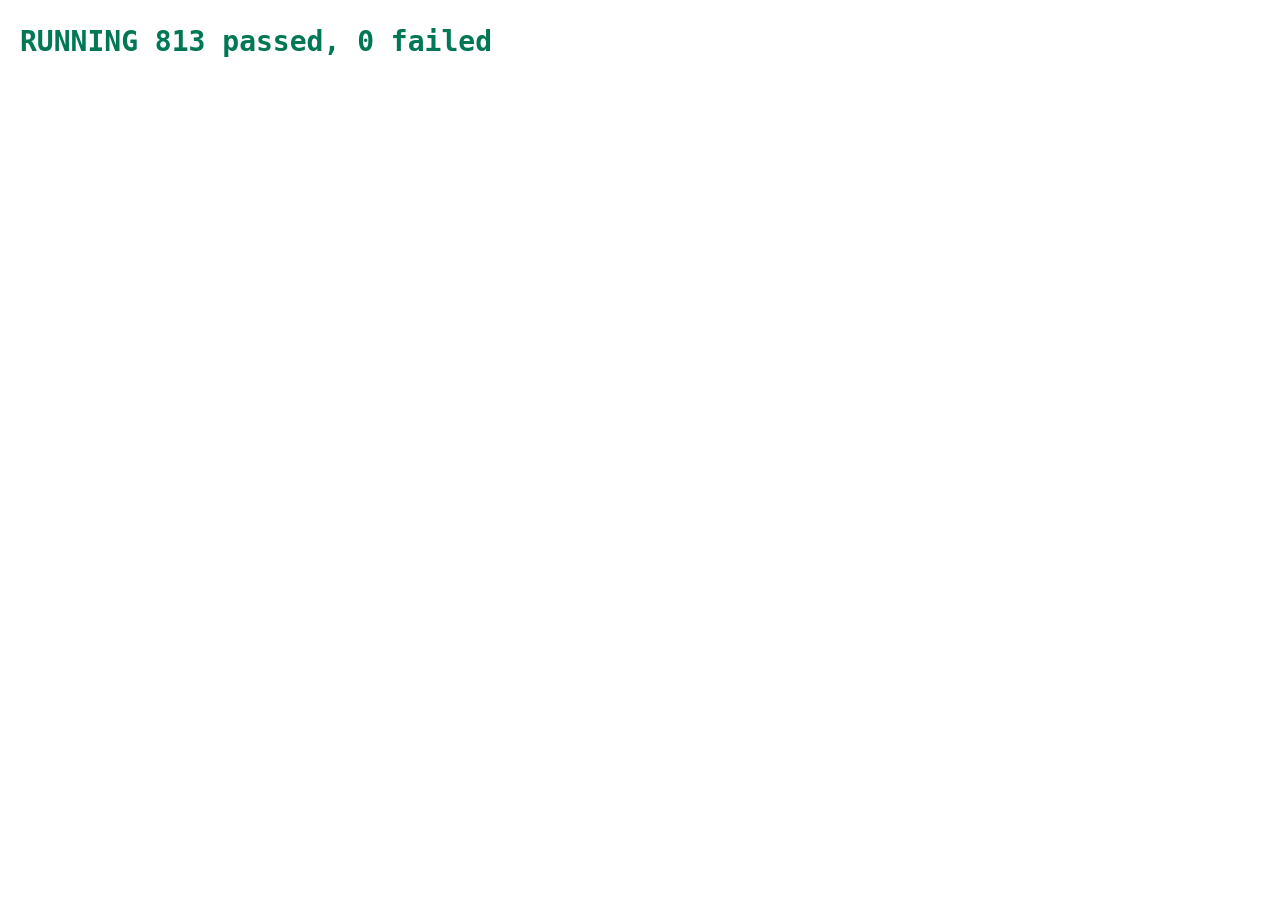
<file: tests/logic-test.html>
<!doctype html>
<html lang="zh-CN">
<head>
<meta charset="utf-8">
<meta name="viewport" content="width=device-width,initial-scale=1">
<link rel="icon" href="data:,">
<title>Logic tests</title>
<style>body{font:14px/1.6 Consolas,monospace;margin:20px}.f{color:#b00}.p{color:#075}</style>
</head>
<body>
<h1 id="sum">running</h1>
<pre id="out"></pre>
<script>
/* A script that cannot run, such as article data with a missing comma, would otherwise leave this page saying "running" for ever. */
window.addEventListener("error", function (e) {
  var sum = document.getElementById("sum"), out = document.getElementById("out");
  sum.textContent = "FAILED a script did not run";
  sum.className = "f";
  out.textContent += "FAIL " + e.message + " (" + String(e.filename).split("/").pop() + " line " + e.lineno + ")\n";
});
</script>
<script src="../js/profile.js"></script>
<script src="../listening/data.js"></script>
<script src="../listening/core.js"></script>
<script src="../listening/summary-data.js"></script>
<script src="../listening/summary-core.js"></script>
<script src="../listening/article-data.js"></script>
<script src="../listening/article-core.js"></script>
<script>
(function () {
  "use strict";
  const C = window.WLIU_LISTENING_CORE;
  const lines = []; let pass = 0, fail = 0;
  function eq(name, got, want) {
    const a = JSON.stringify(got), b = JSON.stringify(want);
    if (a === b) pass++; else { fail++; lines.push("FAIL " + name + ": got " + a + " want " + b); }
  }
  const byWord = (w) => C.ITEMS.find((it) => it.word === w);

  /* data contract */
  eq("lists", C.LISTS.length, 20);
  eq("each list has 25", C.LISTS.every((l) => l[1].length === 25), true);
  eq("items", C.ITEMS.length, 500);
  eq("unique words", new Set(C.ITEMS.map((i) => i.word)).size, 500);
  eq("alt keys", Object.keys(window.WLIU_LISTENING_DATA.alt).length, 15);
  eq("homo keys", Object.keys(window.WLIU_LISTENING_DATA.homo).length, 17);
  eq("alt keys in lists", Object.keys(window.WLIU_LISTENING_DATA.alt).every(byWord), true);
  eq("homo keys in lists", Object.keys(window.WLIU_LISTENING_DATA.homo).every(byWord), true);
  eq("space or hyphen", C.ITEMS.filter((i) => /[ -]/.test(i.word)).length, 30);
  eq("capitals", C.ITEMS.filter((i) => /[A-Z]/.test(i.word)).length, 4);
  eq("only duplicate zh", Object.keys(C.ZH_COUNT).filter((z) => C.ZH_COUNT[z] > 1), ["风景"]);
  eq("id format", C.ITEMS[26].id, "2-2");

  /* schedule constants */
  eq("learnDay 1", C.learnDay(1), 1); eq("learnDay 5", C.learnDay(5), 5); eq("learnDay 6", C.learnDay(6), 8);
  eq("learnDay 20", C.learnDay(20), 26); eq("LAST_DAY", C.LAST_DAY, 41);

  /* grading */
  const g = (w, s, m) => C.grade(s, byWord(w), m || "audio").r;
  const firstWord = (re) => C.ITEMS.find((i) => re.test(i.word)).word;
  eq("check in near", g(firstWord(/^check-in$/i) , "check in"), "near");
  eq("wednesday ok", g("Wednesday", "wednesday"), "ok");
  const homoKey = "fare" in window.WLIU_LISTENING_DATA.homo ? "fare" : Object.keys(window.WLIU_LISTENING_DATA.homo)[0];
  const homoVal = window.WLIU_LISTENING_DATA.homo[homoKey][0];
  eq("fair homo in audio", g(homoKey, homoVal, "audio"), "homo");
  eq("fair bad in zh", g(homoKey, homoVal, "zh"), "bad");
  const licWord = Object.keys(window.WLIU_LISTENING_DATA.alt).find((k) => window.WLIU_LISTENING_DATA.alt[k].indexOf("license") !== -1);
  eq("license alt", licWord ? g(licWord, "license") : "alt", "alt");
  eq("empty", g("Wednesday", "   "), "empty");
  eq("wrong", g("Wednesday", "wensday"), "bad");
  eq("curly quote norm", C.norm("it’s"), "it's");
  eq("dash norm", C.norm("a–b"), "a-b");
  eq("minus norm", C.norm("a−b"), "a-b");
  eq("space collapse", C.norm("  a   B "), "a b");
  eq("isRight skip", C.isRight({ r: "skip" }), false);
  eq("isRight homo", C.isRight({ r: "homo" }), true);

  /* correction markup */
  eq("fix missing", C.fixHTML("acommodation", "accommodation"), "ac<ins>c</ins>ommodation");
  eq("fix extra", C.fixHTML("accommmodation", "accommodation").replace(/<\/?del>/g, "|"), "accomm|m|odation");
  eq("fix empty", C.fixHTML("  ", "word"), null);
  eq("fix too far", C.fixHTML("zzz", "accommodation"), null);
  eq("fix escapes", C.fixHTML("<ab", "ab"), "<del>&lt;</del>ab");
  eq("fix long lowercase char", C.fixHTML("receiptİ", "receipt"), "receipt<del>İ</del>");
  eq("fix nbsp", C.fixHTML("check in", "check in").indexOf(" ") !== -1, true);

  /* dates */
  eq("DST diff (Sydney April)", C.diffDays("2026-04-04", "2026-04-05"), 1);
  eq("DST diff (Sydney October)", C.diffDays("2026-10-03", "2026-10-05"), 2);
  eq("strict rejects month 13", C.strictISO("2026-13-45"), false);
  eq("loose accepts month 13", C.validISO("2026-13-45"), true);
  eq("strict accepts real", C.strictISO("2026-11-02"), true);
  const year = new Date().getFullYear();
  eq("start rejects typed-in-progress year", C.plausibleStart("0002-11-02"), false);
  eq("start rejects old year", C.plausibleStart("1999-12-31"), false);
  eq("start rejects far future", C.plausibleStart((year + 6) + "-01-01"), false);
  eq("start rejects empty", C.plausibleStart(""), false);
  eq("start accepts this year", C.plausibleStart(year + "-03-02"), true);

  /* plan over simulated days */
  const addDays = (s, n) => { const d = C.parseISO(s); d.setDate(d.getDate() + n); return C.iso(d); };
  const START = "2026-03-02";
  function world(start) {
    let S = C.blank(); S.start = start; let now = start;
    const m = C.model(() => S, () => now);
    return { m, S: () => S, set: (v) => { S = v; }, go: (n) => { now = addDays(start, n - 1); }, now: () => now };
  }
  const types = (p) => p.tasks.map((t) => t.type + t.k).join(",");

  let w = world(START);
  w.go(1); eq("day1 new", types(w.m.plan()), "new1");
  w.S().l[1] = [w.now()];
  eq("day1 stays after finish", types(w.m.plan()), "new1");
  w.go(2); eq("day2 new+review", types(w.m.plan()), "new2,review1");
  eq("first review whole list", w.m.taskItems({ type: "review", k: 1 }).length, 25);
  w.go(6); eq("weekend gap has no new; L1 gone", types(w.m.plan()).indexOf("new"), -1);

  w = world(START);
  w.S().l[1] = [START, addDays(START, 1), addDays(START, 2)];
  w.S().w["1-3"] = [0, 1, START];
  w.go(5);
  w.go(3); /* day 3 with two earlier sessions: not the first review, only wrong words */
  eq("later review only wrong", w.m.taskItems({ type: "review", k: 1 }).map((i) => i.id), ["1-3"]);

  /* a missed list becomes catch-up, and review days do not shift */
  w = world(START);
  w.go(3);
  eq("missed lists catch up", types(w.m.plan()), "new3,catch1,catch2");
  w.S().l[1] = [w.now()];
  eq("catch stays visible today", types(w.m.plan()), "new3,catch1,catch2");
  w.go(5);
  eq("review follows original day", types(w.m.plan()).indexOf("review1") !== -1, true);
  w = world(START); w.S().l[1] = [START]; w.go(4);
  eq("missed review does not carry", types(w.m.plan()).indexOf("review1"), -1);

  /* bounds */
  w = world(START); w.go(41); eq("day 41 in range", w.m.plan().N, 41);
  w.go(42); eq("day 42 empty", w.m.plan().tasks.length, 0);
  w = world(START); w.go(0);
  eq("future start N<1", w.m.plan().N < 1, true);
  eq("future start has no tasks", w.m.plan().tasks.length, 0);
  let nostart = C.blank(); const ns = C.model(() => nostart, () => START);
  eq("no start is day 1", ns.dayNo(), 1);

  /* every list reviewed on exactly the five offsets across the schedule */
  [1, 7, 20].forEach((k) => {
    const v = world(START); v.S().l[k] = [addDays(START, C.learnDay(k) - 1)];
    const hits = [];
    for (let n = 1; n <= 41; n++) { v.go(n); if (v.m.plan().tasks.some((t) => t.type === "review" && t.k === k)) hits.push(n - C.learnDay(k)); }
    eq("review offsets L" + k, hits, [1, 2, 4, 7, 15]);
  });

  /* state validation */
  eq("sane rejects v2", C.sane({ v: 2 }), null);
  eq("sane drops unknown id", Object.keys(C.sane({ v: 1, w: { "1-1": [1, 0, "2026-01-01"], "99-1": [1, 0, ""], constructor: [0, 1, ""] } }).w), ["1-1"]);
  const proto = C.parseImport('{"v":1,"__proto__":{"polluted":1},"w":{"__proto__":[1,1,""]},"l":{"__proto__":["2026-11-01"]},"last":{"__proto__":[1,1,""]}}').state;
  eq("import ignores __proto__", ({}).polluted, undefined);
  eq("import __proto__ keeps prototype", Object.getPrototypeOf(proto.l) === Object.prototype, true);
  const padded = C.parseImport(JSON.stringify({ v: 1, l: { "01": ["2026-11-01"], "0020": ["2026-11-01"], 2: ["2026-11-01"] }, last: { "01": [1, 1, "2026-11-01"] } })).state;
  eq("padded list keys dropped", Object.keys(padded.l), ["2"]);
  eq("padded last keys dropped", Object.keys(padded.last), []);

  /* import */
  const good = { v: 1, start: "2026-11-01", u: 5, w: { "1-1": [0, 2, "2026-11-01"] }, l: { 1: ["2026-11-01"] }, last: { 1: [20, 25, "2026-11-01"] } };
  eq("bare state", C.parseImport(JSON.stringify(good)).state.start, "2026-11-01");
  eq("keeps u", C.parseImport(JSON.stringify(good)).state.u, 5);
  const env = C.parseImport(JSON.stringify({ app: "ielts-dictation", exportedAt: "x", state: good, prefs: { mode: "zh", accent: "nope" } }));
  eq("envelope state", env.state.w["1-1"], [0, 2, "2026-11-01"]);
  eq("envelope prefs revalidated", env.prefs, { mode: "zh", accent: "en-GB" });
  eq("other app rejected", C.parseImport(JSON.stringify({ app: "other", state: good })), null);
  eq("garbage rejected", C.parseImport("not json"), null);
  eq("array rejected", C.parseImport("[1,2]"), null);
  eq("number rejected", C.parseImport("3"), null);
  eq("no version rejected", C.parseImport("{}"), null);
  const dirty = C.parseImport(JSON.stringify({ v: 1, start: "2026-13-45", l: { 0: ["2026-11-01"], 21: ["2026-11-01"], 3: ["2026-13-45", "2026-11-01"], abc: ["2026-11-01"] }, last: { 25: [1, 1, "2026-11-01"] }, w: { "1-1": [1, -3, "2026-13-45"] } })).state;
  eq("bad start dropped", dirty.start, null);
  eq("bad list keys dropped", Object.keys(dirty.l), ["3"]);
  eq("bad date filtered", dirty.l[3], ["2026-11-01"]);
  eq("bad last dropped", Object.keys(dirty.last), []);
  eq("bad w values cleaned", dirty.w["1-1"], [1, 0, ""]);

  /* rank: every boundary, from both sides */
  eq("exp max", C.EXP_MAX, 500);
  [[0, "一阶"], [1, "一阶"], [49, "一阶"], [50, "二阶"], [51, "二阶"], [149, "二阶"], [150, "三阶"], [249, "三阶"], [250, "四阶"], [349, "四阶"], [350, "五阶"], [449, "五阶"], [450, "六阶"], [499, "六阶"], [500, "六阶"]].forEach((c) => {
    eq("rank at " + c[0], C.rankOf(c[0]).rank, c[1]);
  });
  eq("rank order", C.RANKS, [["一阶", 0], ["二阶", 50], ["三阶", 150], ["四阶", 250], ["五阶", 350], ["六阶", 450]]);
  eq("rank bad input", [C.rankOf(-5).rank, C.rankOf(NaN).rank, C.rankOf(undefined).rank], ["一阶", "一阶", "一阶"]);
  eq("rank next", [C.rankOf(49).next, C.rankOf(49).nextAt, C.rankOf(49).toNext], ["二阶", 50, 1]);
  eq("rank at 50 next", [C.rankOf(50).next, C.rankOf(50).toNext], ["三阶", 100]);
  eq("top rank has no next", [C.rankOf(450).next, C.rankOf(450).nextAt, C.rankOf(450).toNext], [null, null, 0]);
  eq("rank is pure", JSON.stringify(C.rankOf(200)) === JSON.stringify(C.rankOf(200)), true);

  /* rank-up only when a boundary is really crossed upward */
  eq("rankUp 49 to 50", C.rankUp(49, 50), "二阶");
  eq("rankUp stays in tier", C.rankUp(50, 149), null);
  eq("rankUp none when equal", C.rankUp(150, 150), null);
  eq("rankUp none when falling", C.rankUp(150, 149), null);
  eq("rankUp double jump reports the top", C.rankUp(49, 150), "三阶");
  eq("rankUp to the top", C.rankUp(449, 450), "六阶");

  /* mastered reads the existing state and changes nothing */
  const ms = C.blank();
  eq("mastered blank", C.masteredCount(ms), 0);
  ms.w["1-1"] = [1, 0, "2026-11-01"]; ms.w["1-2"] = [1, 2, "2026-11-01"]; ms.w["1-3"] = [0, 1, "2026-11-01"];
  const msBefore = JSON.stringify(ms);
  eq("mastered counts right only", C.masteredCount(ms), 2);
  eq("mastered agrees with status", C.ITEMS.filter((it) => C.model(() => ms, () => "2026-11-01").status(it.id) === 1).length, 2);
  C.rankOf(C.masteredCount(ms));
  eq("mastered does not write", JSON.stringify(ms), msBefore);
  eq("state shape unchanged", Object.keys(C.blank()), ["v", "start", "u", "w", "l", "last"]);
  eq("storage key unchanged", C.KEY, "ielts-dictation-v1");
  const full = C.blank(); C.ITEMS.forEach((it) => { full.w[it.id] = [1, 0, ""]; });
  eq("mastered all", C.masteredCount(full), 500);
  eq("mastered bad state", C.masteredCount(null), 0);

  /* ---------- 听句概括 ---------- */
  const Y = window.WLIU_SUMMARY_CORE;
  const ID = "M7lc1UVf-VE";

  /* link parsing: accepted forms */
  [
    "https://www.youtube.com/watch?v=" + ID,
    "https://youtube.com/watch?v=" + ID,
    "https://m.youtube.com/watch?v=" + ID,
    "https://www.youtube.com/watch?v=" + ID + "&t=30s&list=abc",
    "https://www.youtube.com/watch?feature=share&v=" + ID,
    "https://www.youtube.com/watch/?v=" + ID,
    "  https://www.youtube.com/watch?v=" + ID + "  ",
    "https://WWW.YouTube.com/watch?v=" + ID,
    "https://youtu.be/" + ID,
    "https://youtu.be/" + ID + "?si=abc&t=5",
    "https://www.youtube.com/embed/" + ID,
    "https://www.youtube.com/embed/" + ID + "?start=5",
    "https://www.youtube.com/shorts/" + ID,
    "https://www.youtube-nocookie.com/embed/" + ID,
    "https://www.youtube.com:443/watch?v=" + ID
  ].forEach((u) => eq("link ok: " + u, Y.parseYouTube(u), { ok: true, id: ID }));

  /* link parsing: hostile and wrong input, each with the reason it must fail */
  [
    ["http://www.youtube.com/watch?v=" + ID, "https"],
    ["javascript:alert(1)//www.youtube.com/watch?v=" + ID, "https"],
    ["data:text/html,<script>alert(1)<\/script>", "https"],
    ["file:///C:/watch?v=" + ID, "https"],
    ["ftp://www.youtube.com/watch?v=" + ID, "https"],
    ["//www.youtube.com/watch?v=" + ID, "format"],
    ["www.youtube.com/watch?v=" + ID, "format"],
    [ID, "format"],
    ["https://you\ntube.com/watch?v=" + ID, "format"],
    ["https://www.youtube.com/wa\ttch?v=" + ID, "format"],
    ["https:\\\\evil.example\\www.youtube.com/watch?v=" + ID, "format"],
    ["https://www.youtube.com/watch?v=" + ID + " onload=x", "format"],
    ["https://x.example/" + "a".repeat(3000), "format"],
    ["https://www.youtube.com@evil.example/watch?v=" + ID, "host"],
    ["https://user:pw@www.youtube.com/watch?v=" + ID, "host"],
    ["https://www.youtube.com:8443/watch?v=" + ID, "host"],
    ["https://www.youtube.com.evil.example/watch?v=" + ID, "host"],
    ["https://evil.example/www.youtube.com/watch?v=" + ID, "host"],
    ["https://evil.example/?u=https://youtu.be/" + ID, "host"],
    ["https://notyoutube.com/watch?v=" + ID, "host"],
    ["https://youtube.com./watch?v=" + ID, "host"],
    ["https://yout\u00fcbe.com/watch?v=" + ID, "host"],
    ["https://www.y\u043eutube.com/watch?v=" + ID, "host"],
    ["https://music.youtube.com/watch?v=" + ID, "host"],
    ["https://youtu.be.evil.example/" + ID, "host"],
    ["https://ted.example/talks/some_talk", "host"],
    ["https://www.youtube.com/", "path"],
    ["https://www.youtube.com/playlist?list=" + ID, "path"],
    ["https://www.youtube.com/channel/" + ID, "path"],
    ["https://www.youtube.com/embed/" + ID + "/extra", "path"],
    ["https://www.youtube.com/watchx?v=" + ID, "path"],
    ["https://youtu.be/", "path"],
    ["https://youtu.be/" + ID + "/extra", "path"],
    ["https://youtu.be//" + ID, "path"],
    ["https://www.youtube-nocookie.com/watch?v=" + ID, "path"],
    ["https://www.youtube.com/watch", "id"],
    ["https://www.youtube.com/watch?v=", "id"],
    ["https://www.youtube.com/watch?v=short", "id"],
    ["https://www.youtube.com/watch?v=" + ID + "x", "id"],
    ["https://www.youtube.com/watch?v=" + ID + "&v=aaaaaaaaaaa", "id"],
    ["https://www.youtube.com/watch?v=%3Cscript%3Eab", "id"],
    ["https://www.youtube.com/watch?v=<script>abc", "id"],
    ["https://www.youtube.com/watch?v=../../../..", "id"],
    ["https://www.youtube.com/watch?v=M7lc1UVf-V%45", "ok-or-id"],
    ["https://www.youtube.com/embed/videoseries", "id"],
    ["https://www.youtube.com/embed/live_stream", "id"],
    ["https://youtu.be/%2e%2e%2fembed1", "id"]
  ].forEach((c) => {
    const r = Y.parseYouTube(c[0]);
    if (c[1] === "ok-or-id") eq("percent-encoded id still yields only a valid id", r.ok ? Y.validId(r.id) : r.code, r.ok ? true : "id");
    else eq("link bad " + c[1] + ": " + c[0].slice(0, 70), [r.ok, r.code], [false, c[1]]);
  });
  ["", "   ", null, undefined, 5, {}, []].forEach((x) => eq("link empty " + JSON.stringify(x), Y.parseYouTube(x).code, "empty"));
  [0x2028, 0x2029, 0xa0, 0x7f, 0].forEach((c) => eq("link inner char " + c, Y.parseYouTube("https://www.youtube.com/wat" + String.fromCharCode(c) + "ch?v=" + ID).code, "format"));
  eq("failed link has a message", typeof Y.parseYouTube("nope").msg, "string");
  eq("watch url built from id", Y.watchUrl(ID), "https://www.youtube.com/watch?v=" + ID);
  eq("validId rejects __proto__", Y.validId("__proto__"), false);

  /* time parsing */
  [["0:00", 0], ["1:05", 65], ["12:34", 754], ["999:59", 59999], ["1:05.5", 65.5], [" 1:05 ", 65], ["１：０５", 65], ["0:07.1", 7.1]].forEach((c) => eq("time " + c[0], Y.parseTime(c[0]), c[1]));
  ["", "5", "65", "1:5", "1:60", "1:5.5", "1:05.55", "-1:05", "1:05:00", "a:bc", "1000:00", "1:05 x", "1e3:00", "1:-5", ":30", "0x1:00"].forEach((s) => eq("time bad " + s, Y.parseTime(s), null));
  [null, undefined, 65, {}].forEach((x) => eq("time bad type " + x, Y.parseTime(x), null));
  [[0, "0:00"], [65, "1:05"], [65.5, "1:05.5"], [599.96, "10:00"], [59.95, "1:00"], [3725, "62:05"]].forEach((c) => eq("fmt " + c[0], Y.fmtTime(c[0]), c[1]));
  [-1, NaN, Infinity, "5", null].forEach((x) => eq("fmt bad " + x, Y.fmtTime(x), ""));
  [0, 7.1, 65, 65.5, 754.3].forEach((t) => eq("time round trip " + t, Y.parseTime(Y.fmtTime(t)), t));

  /* segment validation */
  const segCode = (s, e, d) => { const r = Y.checkSegment(s, e, d); return r.ok ? "ok" : r.code; };
  eq("seg ok", segCode(10, 20), "ok");
  eq("seg ok with duration", segCode(10, 20, 100), "ok");
  eq("seg at min length", segCode(10, 11), "ok");
  eq("seg to the very end", segCode(90, 100, 100), "ok");
  eq("seg rounding margin", segCode(90, 100.4, 100), "ok");
  eq("seg zero duration means unknown", segCode(10, 20, 0), "ok");
  eq("seg null start", segCode(null, 20), "start");
  eq("seg null end", segCode(10, null), "end");
  eq("seg negative", segCode(-1, 20), "start");
  eq("seg NaN", segCode(NaN, 20), "start");
  eq("seg infinity", segCode(10, Infinity), "end");
  eq("seg string", segCode("10", 20), "start");
  eq("seg equal", segCode(10, 10), "order");
  eq("seg reversed", segCode(20, 10), "order");
  eq("seg too short", segCode(10, 10.5), "short");
  eq("seg past end", segCode(90, 101, 100), "past");
  eq("seg huge", segCode(0, 1e9), "end");
  eq("seg one second float case", segCode(Y.parseTime("0:03.1"), Y.parseTime("0:04.1")), "ok");
  let oneSecFails = 0, shortPass = 0;
  for (let t = 0; t < 6000; t++) {
    const s = Y.parseTime(Y.fmtTime(t / 10));
    if (segCode(s, Y.parseTime(Y.fmtTime((t + 10) / 10))) !== "ok") oneSecFails++;
    if (segCode(s, Y.parseTime(Y.fmtTime((t + 9) / 10))) !== "short") shortPass++;
  }
  eq("every exact one second segment is accepted", oneSecFails, 0);
  eq("every 0.9 second segment is refused", shortPass, 0);
  eq("clip keeps a one second float case", Y.saneClip({ videoId: ID, start: Y.parseTime("0:03.1"), end: Y.parseTime("0:04.1") }).end, 4.1);

  /* attempts sanitise */
  const P1 = Y.PASSAGES[0], attempt = (x) => Object.assign({ date: "2026-11-02", id: P1.id, hits: 1, replays: 0, text: "大意" }, x);
  eq("attempt keeps fields", Y.saneAttempt(attempt({})), { date: "2026-11-02", id: P1.id, hits: 1, replays: 0, text: "大意" });
  eq("attempt strips extra", Object.keys(Y.saneAttempt(attempt({ evil: 1, html: "<b>", transcript: "x" }))), ["date", "id", "hits", "replays", "text"]);
  eq("attempt trims text", Y.saneAttempt(attempt({ text: "  a  " })).text, "a");
  eq("attempt caps text", Y.saneAttempt(attempt({ text: "x".repeat(5000) })).text.length, Y.LIMITS.text);
  eq("attempt hits at total", Y.saneAttempt(attempt({ hits: P1.keys.length })).hits, P1.keys.length);
  [{ hits: P1.keys.length + 1 }, { hits: -1 }, { hits: 1.5 }, { hits: "1" }, { hits: NaN }, { replays: -1 }, { replays: "x" }, { replays: 0.5 }, { date: "2026-13-45" }, { date: "yesterday" }, { date: 5 }, { id: "nope" }, { id: "__proto__" }, { id: "constructor" }, { id: 1 }, { text: "" }, { text: "   " }, { text: 5 }, { text: null }].forEach((x) => {
    eq("attempt refused " + JSON.stringify(x), Y.saneAttempt(attempt(x)), null);
  });
  [null, 5, "x", [], undefined].forEach((x) => eq("attempt refused type " + JSON.stringify(x), Y.saneAttempt(x), null));
  const xss = "<img src=x onerror=alert(1)>";
  eq("attempt keeps markup as data only", Y.saneAttempt(attempt({ text: xss })).text, xss);
  eq("escaped markup is inert", C.esc(xss).indexOf("<"), -1);

  /* clips sanitise: nothing beyond id, title, times and notes survives */
  const clip = (x) => Object.assign({ videoId: ID, title: "t", start: 10, end: 20, notes: { summary: "s", missed: "m" } }, x);
  eq("clip kept", Y.saneClip(clip({})), { videoId: ID, title: "t", start: 10, end: 20, notes: { summary: "s", missed: "m" } });
  eq("clip strips extra", Object.keys(Y.saneClip(clip({ captions: "x", transcript: "y", thumbnail: "z", url: "https://evil.example" }))), ["videoId", "title", "start", "end", "notes"]);
  eq("clip strips extra notes", Object.keys(Y.saneClip(clip({ notes: { summary: "s", missed: "m", captions: "x" } })).notes), ["summary", "missed"]);
  eq("clip title optional", Y.saneClip(clip({ title: undefined })).title, "");
  eq("clip caps title", Y.saneClip(clip({ title: "x".repeat(500) })).title.length, Y.LIMITS.title);
  eq("clip bad notes become empty", Y.saneClip(clip({ notes: "x" })).notes, { summary: "", missed: "" });
  [{ videoId: "short" }, { videoId: "videoseries" }, { videoId: "<script>abc" }, { videoId: 5 }, { start: 20, end: 10 }, { start: "1" }, { end: NaN }, { start: 10, end: 10.5 }].forEach((x) => eq("clip refused " + JSON.stringify(x), Y.saneClip(clip(x)), null));

  /* store */
  eq("store key is separate", Y.KEY !== C.KEY && Y.KEY !== C.PKEY, true);
  eq("blank store", Y.blankStore(), { v: 1, attempts: [], clips: [] });
  [null, 5, "x", [], {}, { v: 2, attempts: [attempt({})] }].forEach((x) => eq("store bad root " + JSON.stringify(x), Y.saneStore(x), Y.blankStore()));
  eq("store non-array parts", Y.saneStore({ v: 1, attempts: "x", clips: {} }), Y.blankStore());
  eq("store filters bad rows", Y.saneStore({ v: 1, attempts: [attempt({}), { id: "nope" }, null, 5], clips: [clip({}), { videoId: "x" }] }).attempts.length + Y.saneStore({ v: 1, clips: [clip({}), { videoId: "x" }] }).clips.length, 2);
  const protoStore = Y.saneStore(JSON.parse('{"v":1,"__proto__":{"polluted":1},"attempts":[{"__proto__":{"id":"one-1"},"date":"2026-11-02","hits":1,"replays":0,"text":"a"}]}'));
  eq("store __proto__ ignored", [({}).polluted, protoStore.polluted, protoStore.attempts.length], [undefined, undefined, 0]);
  const cap = Y.blankStore();
  for (let i = 0; i < Y.LIMITS.attempts + 3; i++) Y.addAttempt(cap, attempt({ text: "t" + i }));
  eq("attempts capped", cap.attempts.length, Y.LIMITS.attempts);
  eq("oldest attempts dropped", cap.attempts[0].text, "t3");
  const refused = Y.blankStore();
  eq("add refuses bad", [Y.addAttempt(refused, { id: "nope" }), Y.addClip(refused, { videoId: "x" }), refused.attempts.length, refused.clips.length], [null, null, 0, 0]);
  eq("add clip", Y.addClip(refused, clip({})).videoId, ID);
  eq("export has only that kind", Object.keys(JSON.parse(Y.exportDoc("clips", refused, "T"))), ["app", "kind", "exportedAt", "clips"]);
  eq("export round trips", Y.saneClip(JSON.parse(Y.exportDoc("clips", refused, "T")).clips[0]).videoId, ID);

  /* reading the stored string */
  eq("stored nothing is not damage", Y.readStored(null), { store: Y.blankStore(), damaged: false });
  eq("stored clean is not damage", Y.readStored(JSON.stringify({ v: 1, attempts: [attempt({})], clips: [clip({})] })).damaged, false);
  eq("stored blank store is not damage", Y.readStored(JSON.stringify(Y.blankStore())).damaged, false);
  ['{"v":1,"attem', "null", "5", "[]", '{"v":2,"attempts":[],"clips":[]}', '{"v":1,"attempts":"x"}', JSON.stringify({ v: 1, attempts: [attempt({}), { id: "nope" }], clips: [] })].forEach((raw) => eq("stored damage " + raw.slice(0, 30), Y.readStored(raw).damaged, true));
  eq("stored damage keeps the good rows", Y.readStored(JSON.stringify({ v: 1, attempts: [attempt({}), { id: "nope" }], clips: [] })).store.attempts.length, 1);
  eq("recovery key is separate", [Y.RECOVERY_KEY !== Y.KEY, Y.RECOVERY_KEY !== C.KEY, Y.RECOVERY_KEY !== C.PKEY], [true, true, true]);

  /* import of this section's own export */
  const exClips = Y.blankStore(); Y.addClip(exClips, clip({ title: "a" })); Y.addClip(exClips, clip({ title: "b" }));
  const docClips = Y.parseExport(Y.exportDoc("clips", exClips, "T"));
  eq("import round trip", [docClips.kind, docClips.rows.length, docClips.bad], ["clips", 2, 0]);
  ["not json", "null", "[]", "{}", JSON.stringify({ app: "other", kind: "clips", clips: [] }), JSON.stringify({ app: "ielts-dictation", state: {} }), JSON.stringify({ app: "wliu-listen-summary", kind: "__proto__" }), JSON.stringify({ app: "wliu-listen-summary", kind: "clips", clips: "x" }), JSON.stringify({ app: "wliu-listen-summary", kind: "attempts", attempts: [{ id: "nope" }] })].forEach((t) => eq("import refused " + t.slice(0, 40), Y.parseExport(t), null));
  eq("dictation import still refuses these files", C.parseImport(Y.exportDoc("clips", exClips, "T")), null);
  const dirtyDoc = Y.parseExport(JSON.stringify({ app: "wliu-listen-summary", kind: "clips", clips: [clip({ title: "<img src=x onerror=alert(1)>", captions: "x", url: "https://evil.example" }), { videoId: "bad" }] }));
  eq("import cleans rows", [dirtyDoc.bad, Object.keys(dirtyDoc.rows[0])], [1, ["videoId", "title", "start", "end", "notes"]]);
  const into = Y.blankStore(); Y.addClip(into, clip({ title: "a" }));
  eq("merge adds only new", Y.mergeExport(into, docClips), { added: 1, dupes: 1, skipped: 0 });
  eq("merge keeps what was there", into.clips.map((x) => x.title), ["a", "b"]);
  eq("merge again adds nothing", Y.mergeExport(into, docClips), { added: 0, dupes: 2, skipped: 0 });
  const fullClips = Y.blankStore();
  for (let i = 0; i < Y.LIMITS.clips; i++) Y.addClip(fullClips, clip({ title: "c" + i }));
  eq("merge at the limit removes nothing", [Y.mergeExport(fullClips, docClips), fullClips.clips.length, fullClips.clips[0].title], [{ added: 0, dupes: 0, skipped: 2 }, Y.LIMITS.clips, "c0"]);
  const dated = Y.blankStore(); Y.addAttempt(dated, attempt({ date: "2026-11-02", hits: 0, text: "new" }));
  Y.mergeExport(dated, Y.parseExport(JSON.stringify({ app: "wliu-listen-summary", kind: "attempts", attempts: [attempt({ date: "2026-10-01", hits: P1.keys.length, text: "old" })] })));
  eq("older import does not become the latest", [dated.attempts.map((a) => a.text), Y.latestById(dated.attempts).get(P1.id).text], [["old", "new"], "new"]);

  /* missed and hits */
  const a2 = (id, hits) => ({ date: "2026-11-02", id, hits, replays: 0, text: "x" });
  eq("no attempts no missed", Y.missedIds([]), []);
  eq("missed uses latest", Y.missedIds([a2("one-1", 3), a2("one-1", 1), a2("few-1", 1), a2("few-1", 3)]), ["one-1"]);
  eq("missed in passage order", Y.missedIds([a2("few-1", 0), a2("one-2", 0)]), ["one-2", "few-1"]);
  eq("hits sum", Y.countHits([1, 0, 1]), 2);
  eq("hits zero", Y.countHits([0, 0]), 0);
  eq("hits unfinished", Y.countHits([1, null]), null);
  eq("hits empty", Y.countHits([]), null);
  eq("hits bad", Y.countHits("x"), null);

  /* passage data contract */
  const D = Y.DATA;
  eq("passage contract clean", Y.checkPassages(D), []);
  eq("15 passages", D.passages.length, 15);
  eq("5 per level", D.levels.map((l) => Y.inLevel(l.id).length), [5, 5, 5]);
  eq("level labels", D.levels.map((l) => l.label), ["一句", "两三句", "短段"]);
  eq("sentence counts by level", [Y.inLevel("one").every((p) => p.sentences.length === 1), Y.inLevel("few").every((p) => p.sentences.length >= 2 && p.sentences.length <= 3), Y.inLevel("short").every((p) => p.sentences.length >= 4 && p.sentences.length <= 6)], [true, true, true]);
  eq("every field present", D.passages.every((p) => ["id", "level", "topic", "sentences", "keys", "zh", "en"].every((f) => f in p)), true);
  eq("2 to 4 keys", D.passages.every((p) => p.keys.length >= 2 && p.keys.length <= 4), true);
  eq("all five topics used", Object.keys(D.topics).every((t) => D.passages.some((p) => p.topic === t)), true);
  eq("ids unique", new Set(D.passages.map((p) => p.id)).size, 15);
  eq("no figures in passages", D.passages.some((p) => /\d|%/.test(p.sentences.join(" "))), false);
  eq("no third-party talk brand", D.passages.some((p) => /\bTED\b/i.test(JSON.stringify(p))), false);
  const broken = (f) => { const d = JSON.parse(JSON.stringify(D)); f(d); return Y.checkPassages(d).length > 0; };
  eq("contract catches missing passage", broken((d) => d.passages.pop()), true);
  eq("contract catches duplicate id", broken((d) => { d.passages[1].id = d.passages[0].id; }), true);
  eq("contract catches too many keys", broken((d) => { d.passages[0].keys.push("甲", "乙"); }), true);
  eq("contract catches one key", broken((d) => { d.passages[0].keys = ["甲"]; }), true);
  eq("contract catches missing zh", broken((d) => { delete d.passages[0].zh; }), true);
  eq("contract catches missing en", broken((d) => { d.passages[0].en = ""; }), true);
  eq("contract catches wrong sentence count", broken((d) => { d.passages[0].sentences.push("One more."); }), true);
  eq("contract catches two sentences in one entry", broken((d) => { d.passages[0].sentences = ["Hello there. Bye now."]; }), true);
  eq("contract catches a figure", broken((d) => { d.passages[0].sentences = ["About 73 people came."]; }), true);
  eq("contract catches unknown topic", broken((d) => { d.passages[0].topic = "x"; }), true);
  eq("contract catches bad root", Y.checkPassages(null), ["bad root"]);

  /* the summary logic stays out of the dictation state */
  const dictBefore = C.blank(); dictBefore.w["1-1"] = [1, 0, "2026-11-02"];
  const dictSnapshot = JSON.stringify(dictBefore);
  const sideStore = Y.blankStore(); Y.addAttempt(sideStore, attempt({ hits: P1.keys.length }));
  eq("attempt does not touch dictation state", JSON.stringify(dictBefore), dictSnapshot);
  eq("attempt does not move mastered count", C.masteredCount(dictBefore), 1);

  /* ---------- usernames ---------- */
  const P = window.WLIU_PROFILE, nameCode = (x) => P.normalize(x).code;
  eq("name kept", P.normalize("Alice"), { ok: true, name: "Alice", id: "alice" });
  eq("name id is lower-cased, name keeps its case", [P.normalize("AliCE").name, P.normalize("AliCE").id], ["AliCE", "alice"]);
  eq("names differing only by case share an id", P.normalize("ALICE").id === P.normalize("alice").id, true);
  eq("name in Chinese", P.normalize("小明"), { ok: true, name: "小明", id: "小明" });
  eq("name in another script", P.normalize("Женя").id, "женя");
  eq("name with an emoji", P.normalize("❤️ 小明").ok, true);
  ["", "   ", "\t\n", "　", "  ", null, undefined, 5, {}, []].forEach((x) => eq("name empty " + JSON.stringify(x), nameCode(x), "empty"));
  eq("name trimmed", P.normalize("  Al  ").name, "Al");
  eq("name trims tabs and newlines at the ends", P.normalize("\tAl\r\n").name, "Al");
  eq("name inner spaces collapse", P.normalize("a 　  b").name, "a b");
  eq("name NFKC folds full-width", P.normalize("ＡＬＩＣＥ１").name, "ALICE1");
  eq("name NFKC folds the full-width space", P.normalize("小　明").name, "小 明");
  eq("name NFKC composes", P.normalize("é").name, "é");
  eq("name NFKC gives one id for both forms", P.normalize("Ｅ́").id, P.normalize("É").id);
  eq("name 20 code points", P.normalize("a".repeat(20)).ok, true);
  eq("name 21 code points", nameCode("a".repeat(21)), "long");
  eq("name 20 Chinese", P.normalize("字".repeat(20)).ok, true);
  eq("name 21 Chinese", nameCode("字".repeat(21)), "long");
  eq("name counts code points, not UTF-16 units", P.normalize("😀".repeat(20)).ok, true);
  eq("name 21 astral code points", nameCode("😀".repeat(21)), "long");
  eq("name length ignores the trimmed spaces", P.normalize("  " + "a".repeat(20) + "  ").ok, true);
  eq("name length counts after NFKC", nameCode("ﷺ" + "abc"), "long");
  [["zero-width space", 0x200b], ["zero-width non-joiner", 0x200c], ["zero-width joiner", 0x200d], ["word joiner", 0x2060], ["BOM", 0xfeff], ["soft hyphen", 0xad],
    ["LRM", 0x200e], ["RLM", 0x200f], ["ALM", 0x61c], ["LRE", 0x202a], ["RLE", 0x202b], ["PDF", 0x202c], ["LRO", 0x202d], ["RLO", 0x202e], ["LRI", 0x2066], ["RLI", 0x2067], ["FSI", 0x2068], ["PDI", 0x2069],
    ["NUL", 0], ["BEL", 7], ["tab", 9], ["newline", 10], ["ESC", 27], ["DEL", 0x7f], ["NEL", 0x85], ["line separator", 0x2028], ["paragraph separator", 0x2029], ["private use", 0xe000], ["lone surrogate", 0xd800]
  ].forEach((c) => eq("name rejects inner " + c[0], nameCode("a" + String.fromCharCode(c[1]) + "b"), "chars"));
  eq("name of only a zero-width character", nameCode("​"), "chars");
  eq("name with a bidi override at the start", nameCode("‮abc"), "chars");
  eq("name that looks like markup is kept as text", P.normalize("<img src onerror=a>").name, "<img src onerror=a>");
  eq("the long form of that markup is refused by length", nameCode("<img src=x onerror=alert(1)>"), "long");
  ["__proto__", "constructor", "toString", "hasOwnProperty"].forEach((n) => eq("name " + n + " is an ordinary name", P.normalize(n), { ok: true, name: n, id: n.toLowerCase() }));
  eq("name __proto__ pollutes nothing", ({}).polluted, undefined);

  /* ---------- keys ---------- */
  const user = (n) => { const r = P.normalize(n); return { kind: "user", name: r.name, id: r.id }; };
  eq("key guest", P.keyFor("k", { kind: "guest" }), "k");
  eq("key no profile", [P.keyFor("k", null), P.keyFor("k", undefined)], ["k", "k"]);
  eq("key user", P.keyFor(C.KEY, user("Alice")), "ielts-dictation-v1@alice");
  eq("key case does not split a user", P.keyFor("k", user("ALICE")), P.keyFor("k", user("alice")));
  eq("key encodes spaces", P.keyFor("k", user("a b")), "k@a%20b");
  eq("key encodes Chinese", P.keyFor("k", user("小明")), "k@%E5%B0%8F%E6%98%8E");
  eq("key encodes the separator", P.keyFor("k", user("a@b")), "k@a%40b");
  eq("key encodes markup", P.keyFor("k", user("<b>")), "k@%3Cb%3E");
  eq("key __proto__", P.keyFor("k", user("__proto__")), "k@__proto__");
  eq("key every store apart", new Set([C.KEY, C.PKEY, Y.KEY, Y.RECOVERY_KEY].map((b) => P.keyFor(b, user("a")))).size, 4);
  eq("key no name reaches another store", P.keyFor(Y.KEY, user("a-recovery")) !== P.keyFor(Y.RECOVERY_KEY, user("a")), true);

  /* ---------- 文章精读 ---------- */
  const A = window.WLIU_ARTICLE_CORE;
  {
    const IPAT = A.BY_ID.get("ipat"), DEMO = A.BY_ID.get("demographic-transition");
    const copy = (o) => JSON.parse(JSON.stringify(o));
    const wordOf = (a, en) => A.findWord(a, en), clozeOf = (a, word) => a.cloze.find((c) => c.word === word);

    /* the data contract, which also checks any article added later */
    eq("art data passes its contract", A.checkArticles(window.WLIU_ARTICLE_DATA), []);
    eq("art nothing left out of the list", A.SKIPPED, 0);
    eq("art list comes from the data", A.ARTICLES.map((a) => a.id), window.WLIU_ARTICLE_DATA.articles.map((a) => a.id));
    eq("art the two supplied articles are there", [!!IPAT, !!DEMO], [true, true]);
    /* with the same first meaning, a learner has no way to tell which word a prompt wants */
    A.ARTICLES.forEach((a) => { const firsts = a.words.map((w) => w.zh.split(/[；，]/)[0]); eq("art each word opens with its own meaning: " + a.id, firsts.filter((x, i) => firsts.indexOf(x) !== i), []); });
    eq("art check bad root", [A.checkArticles(null), A.checkArticles({}), A.checkArticles({ articles: 5 })], [["bad root"], ["bad root"], ["bad root"]]);
    const broken = (fn) => { const a = copy(IPAT); fn(a); return A.checkArticles({ articles: [a] }); };
    [
      ["id", (a) => { a.id = "Bad Id"; }],
      ["proto id", (a) => { a.id = "__proto__"; }],
      ["no title", (a) => { delete a.title; }],
      ["no paragraphs", (a) => { a.paragraphs = []; }],
      ["no words", (a) => { delete a.words; }],
      ["no cloze", (a) => { a.cloze = "x"; }],
      ["no writing", (a) => { a.writing = []; }],
      ["form missing from text", (a) => { a.words[0].forms.push("zebra"); }],
      ["form inside another word", (a) => { a.words[0].forms = ["impac"]; }],
      ["duplicate word", (a) => { a.words.push(copy(a.words[0])); }],
      ["accept must start with en", (a) => { a.words[1].accept = ["other"]; }],
      ["homo not a list", (a) => { a.words[0].homo = "other"; }],
      ["english zh", (a) => { a.words[0].zh = "effect"; }],
      ["word without a cloze", (a) => { a.cloze.shift(); }],
      ["cloze sentence changed", (a) => { a.cloze[0].before = "Changed " + a.cloze[0].before; }],
      ["cloze wrong paragraph", (a) => { a.cloze[0].para = "Z"; }],
      ["duplicate cloze id", (a) => { a.cloze[1].id = a.cloze[0].id; }],
      ["duplicate paragraph label", (a) => { a.paragraphs[1].label = a.paragraphs[0].label; }],
      ["model fails a check", (a) => { a.writing[0].models[0] = "no capital and no target"; }],
      ["writing without mustInclude", (a) => { a.writing[0].mustInclude = []; }],
      ["bad writing id", (a) => { delete a.writing[0].id; }]
    ].forEach((x) => eq("art check catches " + x[0], broken(x[1]).length > 0, true));
    const twice = copy(IPAT);
    eq("art check duplicate article", A.checkArticles({ articles: [twice, twice] }).some((e) => /duplicate article id/.test(e)), true);
    const overlap = copy(IPAT), ov = clozeOf(overlap, "affluence"), ov2 = clozeOf(overlap, "consumption");
    ov2.before = ov.before; ov2.answers = ov.answers.slice(); ov2.after = ov.after;
    eq("art check overlapping blanks", A.checkArticles({ articles: [overlap] }).some((e) => /overlaps/.test(e)), true);

    /* step 1 follows the dictation's own rules, phrases included */
    const gw = (a, en, s, m) => A.gradeWord(s, wordOf(a, en), m || "audio").r;
    eq("art word exact", gw(IPAT, "impact", "impact"), "ok");
    eq("art word case and spaces", gw(IPAT, "per capita", "  Per   CAPITA "), "ok");
    eq("art phrase without the space", gw(IPAT, "per capita", "percapita"), "near");
    eq("art phrase with a hyphen", gw(IPAT, "per capita", "per-capita"), "near");
    eq("art phrase with a typed dash", gw(IPAT, "per capita", "per‐capita"), "near");
    eq("art phrase misspelled", gw(IPAT, "per capita", "per capital"), "bad");
    eq("art phrase demographic", gw(DEMO, "life expectancy", "life expectancy"), "ok");
    eq("art word empty", gw(IPAT, "impact", "   "), "empty");
    eq("art accepted spelling", [gw(DEMO, "urbanization", "urbanisation"), gw(DEMO, "socioeconomic", "socio-economic"), gw(DEMO, "stabilize", "stabilise")], ["alt", "alt", "alt"]);
    eq("art accepted spelling counts as right", C.isRight(A.gradeWord("urbanisation", wordOf(DEMO, "urbanization"), "audio")), true);
    eq("art no same-sound words here", A.wordItem(wordOf(IPAT, "address")).homo, []);
    const homoWord = { en: "weather", zh: "天气", pos: "n.", forms: ["weather"], accept: ["weather"], homo: ["whether"] };
    eq("art a listed same-sound word counts only when heard", [A.gradeWord("whether", homoWord, "audio").r, A.gradeWord("whether", homoWord, "zh").r, C.isRight(A.gradeWord("whether", homoWord, "audio"))], ["homo", "bad", true]);
    eq("art a homo that is not a list is ignored", A.wordItem(Object.assign({}, homoWord, { homo: "whether" })).homo, []);
    eq("art item has what grade needs", Object.keys(A.wordItem(wordOf(IPAT, "impact"))).sort(), ["alts", "homo", "id", "note", "word", "zh"]);

    /* step 2a: exact form, ignoring case after trimming */
    const gc = (a, word, s) => A.gradeCloze(s, clozeOf(a, word)).r;
    eq("art cloze exact", gc(IPAT, "impact", "impacts"), "ok");
    eq("art cloze case and trim", gc(IPAT, "impact", "  IMPACTS "), "ok");
    eq("art cloze wrong form", gc(IPAT, "impact", "impact"), "bad");
    eq("art cloze empty", gc(IPAT, "impact", " "), "empty");
    eq("art cloze capital in the text", [gc(DEMO, "life expectancy", "life expectancy"), gc(DEMO, "life expectancy", "Life Expectancy")], ["ok", "ok"]);
    eq("art cloze phrase needs its space", gc(DEMO, "life expectancy", "lifeexpectancy"), "bad");
    eq("art cloze variants", [gc(DEMO, "socioeconomic", "socio-economic"), gc(DEMO, "urbanization", "urbanisation"), gc(DEMO, "stabilize", "stabilises"), gc(DEMO, "characterize", "characterised")], ["ok", "ok", "ok", "ok"]);
    eq("art cloze no allowance for spaces", gc(DEMO, "socioeconomic", "socio economic"), "bad");

    /* a shared sentence must not give away the items still to come */
    const shared = clozeOf(IPAT, "affluence"), sharing = IPAT.cloze.filter((c) => A.clozeSentence(c) === A.clozeSentence(shared));
    const flat = (parts) => parts.map((p) => (p.blank ? "#" : p.text)).join("");
    const asked = A.clozeParts(IPAT, shared, A.clozeIds(IPAT), false);
    eq("art a shared sentence has several items", sharing.length > 1, true);
    eq("art every pending answer is hidden", A.blanksLeft(asked), sharing.length);
    eq("art exactly one blank is the question", asked.filter((p) => p.current).length, 1);
    eq("art hidden answers are not in the text", sharing.some((c) => flat(asked).indexOf(c.answers[0]) !== -1), false);
    const told = A.clozeParts(IPAT, shared, A.clozeIds(IPAT), true);
    eq("art after answering, the others stay hidden", A.blanksLeft(told), sharing.length - 1);
    eq("art after answering, this one shows and is marked", told.filter((p) => p.mark).map((p) => p.text), [shared.answers[0]]);
    const whole = A.clozeParts(IPAT, shared, [], true);
    eq("art with nothing pending the whole sentence shows", whole.map((p) => p.text).join(""), A.clozeSentence(shared));
    eq("art with nothing pending there are no blanks", A.blanksLeft(whole), 0);
    const other = sharing.find((c) => c !== shared), someRight = A.clozeParts(IPAT, shared, sharing.filter((c) => c !== other).map((c) => c.id), false);
    eq("art an item already right is shown", flat(someRight).indexOf(other.answers[0]) !== -1, true);
    const lone = clozeOf(IPAT, "impact");
    eq("art a sentence of its own has one blank", A.blanksLeft(A.clozeParts(IPAT, lone, A.clozeIds(IPAT), false)), 1);
    eq("art blank sits where the answer was", A.clozeParts(IPAT, lone, [], false).map((p) => (p.blank ? lone.answers[0] : p.text)).join(""), A.clozeSentence(lone));
    eq("art every sentence listed once", A.clozeSentences(IPAT).length, new Set(IPAT.cloze.map(A.clozeSentence)).size);

    /* the practice queue */
    const dr = A.newDrill(["a", "b", "c"]);
    eq("art drill starts in order", [dr.queue, dr.score], [["a", "b", "c"], null]);
    eq("art drill marks at start", A.drillMarks(dr, "a"), ["cur", "", ""]);
    A.drillAnswer(dr, false);
    eq("art a miss goes to the back", [dr.queue, dr.miss], [["b", "c", "a"], ["a"]]);
    eq("art marks show the miss", A.drillMarks(dr, "b"), ["bad", "cur", ""]);
    A.drillAnswer(dr, true);
    eq("art a right answer leaves", dr.queue, ["c", "a"]);
    eq("art marks show the right one", A.drillMarks(dr, ""), ["bad", "ok", ""]);
    A.drillAnswer(dr, true);
    A.drillAnswer(dr, false);
    eq("art a second miss comes back again", [dr.queue, dr.miss, dr.score], [["a"], ["a"], null]);
    A.drillAnswer(dr, true);
    eq("art first-try number is true", [dr.queue, dr.score], [[], [2, 3]]);
    A.drillAnswer(dr, true);
    eq("art answering an empty queue does nothing", dr.score, [2, 3]);
    A.drillAgain(dr, ["c", "b", "a"]);
    eq("art practising again keeps the first score", [dr.queue, dr.score, dr.miss], [["c", "b", "a"], [2, 3], []]);
    A.drillAnswer(dr, false); A.drillAnswer(dr, true); A.drillAnswer(dr, true); A.drillAnswer(dr, true);
    eq("art a later run cannot rewrite it", [dr.queue, dr.score], [[], [2, 3]]);
    A.drillAgain(dr, ["a"]); A.drillStop(dr);
    eq("art a later run can be stopped", dr.queue, []);
    const firstRun = A.newDrill(["a"]);
    A.drillStop(firstRun);
    eq("art a first run cannot be stopped early", firstRun.queue, ["a"]);
    const perfect = A.newDrill(["a", "b"]);
    A.drillAnswer(perfect, true); A.drillAnswer(perfect, true);
    eq("art all right first time", perfect.score, [2, 2]);
    const rand = A.shuffled(["a", "b", "c", "d"], () => 0);
    eq("art shuffled is the same items", rand.slice().sort(), ["a", "b", "c", "d"]);
    eq("art shuffled changes the order", rand.join("") !== "abcd", true);

    /* step 2b: surface checks only */
    const wImpact = IPAT.writing.find((w) => w.word === "impact"), wDue = DEMO.writing.find((w) => w.word === "due to");
    const codes = (t, w) => A.softHints(t, w || wImpact).map((h) => h.code);
    eq("art soft all fine", codes("Sleep has a big impact on us."), []);
    eq("art soft empty", [codes(""), codes("   \n "), codes(null), codes(undefined)], [["empty"], ["empty"], ["empty"], ["empty"]]);
    eq("art soft no target", codes("Sleep matters a lot."), ["include"]);
    eq("art soft target must be whole words", [codes("It impacted on us."), codes("A reimpact on us."), codes("It had an impact-on effect.")], [["include"], ["include"], ["include"]]);
    eq("art soft target ignores case and spacing", [codes("IMPACT ON us."), codes("Big impact   on us.")], [[], []]);
    eq("art soft other listed form", codes("It impacts on us."), []);
    eq("art soft no capital", codes("sleep has an impact on us."), ["capital"]);
    eq("art soft no end mark", codes("Sleep has an impact on us"), ["end"]);
    eq("art soft several at once", codes("sleep has no effect"), ["include", "capital", "end"]);
    eq("art soft Chinese full stop is not an English one", codes("Sleep has an impact on us。"), ["end"]);
    eq("art soft question and exclamation", [codes("Does sleep have an impact on us?"), codes("Sleep has an impact on us!")], [[], []]);
    eq("art soft closing quote after the mark", codes("He said, \"Sleep has an impact on us.\""), []);
    eq("art soft may open with a quote or number", [codes("\"Sleep has an impact on us.\""), codes("3 hours have an impact on us.")], [[], []]);
    eq("art soft a phrase target", [codes("Due to rain, we left.", wDue), codes("Thanks to rain, we left.", wDue)], [[], ["include"]]);
    eq("art soft never repeats what was typed", A.softHints("<img src=x onerror=alert(1)>", wImpact).some((h) => h.msg.indexOf("<img") !== -1), false);
    eq("art hasPhrase", [A.hasPhrase("Due  to rain", "due to"), A.hasPhrase("residue to", "due to"), A.hasPhrase("", "due to"), A.hasPhrase("x", "")], [true, false, false, false]);
    /* an apostrophe between letters holds a word together; the possessive 's leaves the word before it whole */
    eq("art whole word stops at a contraction", [A.hasPhrase("I can't swim.", "can"), A.hasPhrase("I can’t swim.", "can"), A.hasPhrase("I can swim.", "can"), A.hasPhrase("at five o'clock", "clock")], [false, false, true, false]);
    eq("art whole word allows a possessive", [A.hasPhrase("the environment's health", "environment"), A.hasPhrase("the students' ability", "students"), A.hasPhrase("the ENVIRONMENT’S health", "environment")], [true, true, true]);
    eq("art highlight skips a contraction", A.markWords("He can’t but can.", [{ en: "can", forms: ["can"] }]).filter((x) => x.en).length, 1);
    /* a dash is punctuation, a hyphen joins */
    eq("art whole word stops at a dash", [A.hasPhrase("Many students—despite the cost—stayed.", "despite"), A.hasPhrase("students–despite", "despite"), A.hasPhrase("学生——despite 这些", "despite"), A.hasPhrase("students--despite", "despite"), A.hasPhrase("teachers—even though fees", "even though")], [true, true, true, true, true]);
    eq("art whole word still joins at a hyphen", [A.hasPhrase("a post-despite world", "despite"), A.hasPhrase("well-being", "being"), A.hasPhrase("non-address", "address")], [false, false, false]);
    /* a different word is not a slip in this one */
    eq("art a slip is near the answer", [A.isNearMiss("impact", "impacts"), A.isNearMiss("highlited", "highlighted"), A.isNearMiss("DEFEND", "defended"), A.isNearMiss("migration", "immigration")], [true, true, true, true]);
    eq("art another word is not near it", [A.isNearMiss("Nevertheless", "Nonetheless"), A.isNearMiss("complicated", "complex"), A.isNearMiss("determine", "identify"), A.isNearMiss("measure", "measurement")], [false, false, false, false]);
    eq("art the word in another form is a slip, however far", [["stress", "stress"], ["stress", "Stressed"], ["stress", "stresses"], ["defend", "defending"]].map(([w, x]) => A.clozeNear(x, clozeOf(IPAT, w))).concat([["outline", "outlining"], ["urbanization", "urbanisatoin"]].map(([w, x]) => A.clozeNear(x, clozeOf(DEMO, w)))), [true, true, true, true, true, true]);
    eq("art another word is not a slip in the word", [A.clozeNear("emphasizing", clozeOf(IPAT, "stress")), A.clozeNear("argument", clozeOf(IPAT, "stress")), A.clozeNear("asdf", clozeOf(IPAT, "debate")), A.clozeNear("Nevertheless", clozeOf(DEMO, "nonetheless"))], [false, false, false, false]);
    eq("art the cue is the first letters as written", [A.clozeStart({ answers: ["Nonetheless"] }), A.clozeStart({ answers: ["per capita"] }), A.clozeStart({ answers: ["a lot"] })], ["No", "pe", "a"]);

    /* step 3: every form highlighted, whole words only, and not one character lost */
    const each = (fn) => A.ARTICLES.forEach((a) => a.paragraphs.forEach((p) => fn(a, p, A.markWords(p.text, a.words))));
    let lostText = 0, wrongWord = 0;
    each((a, p, parts) => {
      if (parts.map((x) => x.text).join("") !== p.text) lostText++;
      parts.forEach((x) => { if (x.en && wordOf(a, x.en).forms.indexOf(x.text) === -1) wrongWord++; });
    });
    eq("art highlighting loses no text", lostText, 0);
    eq("art each highlight is a listed form", wrongWord, 0);
    A.ARTICLES.forEach((a) => a.words.forEach((w) => w.forms.forEach((f) => {
      const hits = a.paragraphs.reduce((n, p) => n + A.markWords(p.text, a.words).filter((x) => x.en === w.en && x.text === f).length, 0);
      eq("art form highlighted: " + a.id + " " + f, hits > 0, true);
    })));
    const mw = (t, ws) => A.markWords(t, ws).filter((x) => x.en).map((x) => x.text);
    const fake = [{ en: "complex", forms: ["complex"] }, { en: "term", forms: ["term"] }, { en: "life expectancy", forms: ["life expectancy", "Life expectancy"] }, { en: "life", forms: ["life"] }];
    eq("art no match inside a longer word", mw("complexity and complexes", fake), []);
    eq("art no match inside a hyphenated word", mw("a long-term plan", fake), []);
    eq("art punctuation is a boundary", mw("It is complex, “complex”.", fake), ["complex", "complex"]);
    eq("art phrase is one highlight", mw("Life expectancy is high; life expectancy rose.", fake), ["Life expectancy", "life expectancy"]);
    eq("art forms match as listed", mw("COMPLEX and Complex", fake), []);
    eq("art a longer form wins", A.markWords("life expectancy", fake).map((x) => x.en), ["life expectancy"]);
    eq("art markup in the text is not special", A.markWords("<b>complex</b>", fake).map((x) => x.text), ["<b>", "complex", "</b>"]);

    /* long text is spoken in pieces, and none of it goes missing */
    let chunkLost = 0, chunkLong = 0;
    each((a, p) => {
      const c = A.speechChunks(p.text);
      if (c.join(" ") !== p.text.replace(/\s+/g, " ").trim()) chunkLost++;
      if (c.some((x) => x.split(/\s+/).length > A.LIMITS.chunkWords)) chunkLong++;
    });
    eq("art speech pieces lose no text", chunkLost, 0);
    eq("art speech pieces stay short", chunkLong, 0);
    /* a sentence with nowhere to cut, and one with odd spacing */
    const noCommas = Array.from({ length: 60 }, (_, i) => "word" + i).join(" ") + ".", noCommaPieces = A.speechChunks(noCommas);
    eq("art a long sentence with no comma is still cut short", [noCommaPieces.every((x) => x.split(/\s+/).length <= A.LIMITS.chunkWords), noCommaPieces.join(" ")], [true, noCommas]);
    const mixed = "Short start, " + Array.from({ length: 40 }, (_, i) => "word" + i).join(" ") + ", short end.", mixedPieces = A.speechChunks(mixed);
    eq("art a long stretch between commas is cut too", [mixedPieces.every((x) => x.split(/\s+/).length <= A.LIMITS.chunkWords), mixedPieces.join(" ")], [true, mixed]);
    eq("art two spaces after a full stop lose nothing", A.speechChunks("One here.  Two there.").join(" "), "One here. Two there.");
    eq("art sentences split", A.splitSentences("One here. Two there? Three! Four."), ["One here.", "Two there?", "Three!", "Four."]);
    eq("art abbreviations do not split", A.splitSentences("The U.S. Senate met. Dr. Smith spoke, e.g. Monday."), ["The U.S. Senate met.", "Dr. Smith spoke, e.g. Monday."]);
    eq("art a closing quote stays with its sentence", A.splitSentences("He said “stop.” Then he left."), ["He said “stop.”", "Then he left."]);
    eq("art a decimal does not split", A.splitSentences("It rose 2.5 percent."), ["It rose 2.5 percent."]);
    eq("art a short sentence stays whole", A.speechChunks("Just this."), ["Just this."]);
    eq("art a very long sentence is cut at its commas", A.speechChunks(A.clozeSentence(shared)).length > 1, true);

    /* steps unlock in order */
    const stepRec = () => A.blankRecord(IPAT);
    const fresh = stepRec();
    eq("art a new record starts at step 1", [fresh.at, fresh.dict.queue.length, fresh.cloze.queue.length], ["dict", IPAT.words.length, IPAT.cloze.length]);
    eq("art a new record has the words in some order", fresh.dict.order.slice().sort(), A.wordIds(IPAT).slice().sort());
    eq("art a new record keeps the cloze order", fresh.cloze.order, A.clozeIds(IPAT));
    eq("art only step 1 opens at first", ["dict", "cloze", "write", "read", "sum"].map((x) => A.canAt(fresh, x)), [true, false, false, false, false]);
    eq("art step bar at first", A.stepBoxes(fresh), [{ done: false, open: true }, { done: false, open: false }, { done: false, open: false }]);
    const passDrill = (d) => { while (d.queue.length) A.drillAnswer(d, true); };
    passDrill(fresh.dict);
    eq("art step 1 done opens the fill-in", ["cloze", "write"].map((x) => A.canAt(fresh, x)), [true, false]);
    eq("art step 2 opens at the fill-in", [A.stepTarget(fresh, 1), A.furthestAt(fresh)], ["cloze", "cloze"]);
    passDrill(fresh.cloze);
    eq("art fill-in done opens writing, not reading", ["write", "read"].map((x) => A.canAt(fresh, x)), [true, false]);
    eq("art step 2 then leads to writing", A.stepTarget(fresh, 1), "write");
    eq("art step 2 is not done yet", A.stepBoxes(fresh)[1], { done: false, open: true });
    fresh.write.done = true;
    eq("art writing done opens reading", [A.canAt(fresh, "read"), A.canAt(fresh, "sum"), A.stepBoxes(fresh)[1].done, A.stepBoxes(fresh)[2].open], [true, false, true, true]);
    eq("art a finished step 2 opens at its start", A.stepTarget(fresh, 1), "cloze");
    fresh.read.done = true;
    eq("art reading done finishes the unit", [A.canAt(fresh, "sum"), A.furthestAt(fresh), A.stepBoxes(fresh)[2].done], [true, "sum", true]);
    eq("art which step each screen is", ["dict", "cloze", "write", "read", "sum"].map(A.screenStep), [0, 1, 1, 2, 2]);

    /* numbers */
    const numbers = stepRec();
    numbers.dict.score = [20, 24]; numbers.cloze.score = [19, 24];
    numbers.write.items = { [IPAT.writing[0].id]: { t: " A sentence. ", shown: true, done: true }, [IPAT.writing[1].id]: { t: "   ", shown: true, done: true }, [IPAT.writing[2].id]: { t: "A draft.", shown: false, done: false } };
    eq("art summary numbers", A.unitNumbers(IPAT, numbers), { dict: [20, 24], cloze: [19, 24], written: 1, writeTotal: IPAT.writing.length });
    eq("art nothing is claimed before it happens", A.unitNumbers(IPAT, stepRec()), { dict: null, cloze: null, written: 0, writeTotal: IPAT.writing.length });
    eq("art next writing skips what is done", A.nextWriteId(IPAT, numbers), IPAT.writing[2].id);

    /* stored shape */
    eq("art keys are separate from the other sections", new Set([A.KEY, A.RECOVERY_KEY, C.KEY, C.PKEY, Y.KEY, Y.RECOVERY_KEY]).size, 6);
    eq("art keys per profile", [P.keyFor(A.KEY, user("Alice")), P.keyFor(A.KEY, { kind: "guest" })], ["wliu-article-v1@alice", "wliu-article-v1"]);
    [null, 5, "x", [], {}, { v: 2 }, { v: "1" }].forEach((x) => eq("art store refused " + JSON.stringify(x), A.saneStore(x), A.blankStore()));
    const started = A.blankStore(); started.articles.ipat = stepRec(); started.open = "ipat";
    eq("art a saved store comes back the same", A.saneStore(copy(started)), started);
    eq("art a saved store is not damaged", A.readStored(JSON.stringify(started)).damaged, false);
    eq("art a blank store is not damaged", A.readStored(JSON.stringify(A.blankStore())).damaged, false);
    eq("art nothing stored", A.readStored(null), { store: A.blankStore(), damaged: false });
    ["{broken", "null", "5", "[]", '{"v":2}', '{"v":1,"articles":5}', '{"v":1,"articles":{"gone":{}}}', '{"v":1,"articles":{"ipat":5}}', '{"v":1,"articles":{"ipat":{"dict":5}}}', '{"v":1,"articles":{"ipat":{"write":{"items":{"nope":{"t":"x"}}}}}}'].forEach((raw) => {
      const got = A.readStored(raw);
      eq("art damaged is reported: " + raw, got.damaged, true);
      eq("art damaged still gives a store: " + raw, got.store.v, 1);
    });
    const dirtyRec = { at: "read", dict: { order: ["impact", "nope", "impact"], queue: ["impact", "nope", 5], miss: ["nope"], score: [99, 3] }, cloze: "x", write: { cur: "nope", done: "yes", items: { [IPAT.writing[0].id]: { t: 5, shown: 1, done: "x" }, nope: { t: "x" } } }, read: { para: 99, done: 1 } };
    const cleaned = A.saneRecord(dirtyRec, IPAT);
    eq("art unknown ids dropped and repeats folded", cleaned.dict.queue.indexOf("nope") === -1 && cleaned.dict.order.filter((x) => x === "impact").length === 1, true);
    eq("art words missing from a run are added", cleaned.dict.order.length, IPAT.words.length);
    eq("art a score that cannot be true is dropped", cleaned.dict.score, null);
    eq("art a bad part starts fresh", cleaned.cloze.queue, A.clozeIds(IPAT));
    eq("art a bad entry keeps no bad fields", cleaned.write.items[IPAT.writing[0].id], { t: "", shown: false, done: false });
    eq("art unknown entries are gone", Object.keys(cleaned.write.items), [IPAT.writing[0].id]);
    eq("art a screen not yet open falls back", cleaned.at, "dict");
    eq("art a paragraph out of range falls back", cleaned.read.para, 0);
    eq("art a later step cannot be finished before an earlier one", [cleaned.write.done, cleaned.read.done], [false, false]);
    [[1], [1, 2, 3], ["1", 2], [-1, 2], [3, 2], [0, 0], [1.5, 2], "x", 5].forEach((sc) => eq("art score refused " + JSON.stringify(sc), A.saneDrill({ order: A.wordIds(IPAT), queue: ["impact"], score: sc }, A.wordIds(IPAT)).score, null));
    eq("art a finished run with no score gets one from its misses", A.saneDrill({ order: ["impact", "debate"], queue: [], miss: ["debate"] }, ["impact", "debate"]).score, [1, 2]);
    const added = A.saneDrill({ order: ["impact"], queue: ["impact"], miss: [], score: null }, ["impact", "debate"]);
    eq("art a word added to the article joins a run in progress", [added.order, added.queue], [["impact", "debate"], ["impact", "debate"]]);
    eq("art a finished step stays finished when a word is added", A.saneDrill({ order: ["impact"], queue: [], miss: [], score: [1, 1] }, ["impact", "debate"]).queue, []);
    const textRec = (t) => A.saneRecord({ write: { items: { [IPAT.writing[0].id]: { t, shown: true, done: false } } } }, IPAT).write.items[IPAT.writing[0].id].t;
    eq("art very long text is cut", textRec("x".repeat(A.LIMITS.text + 50)).length, A.LIMITS.text);
    eq("art markup in text is kept as typed", textRec("<b>x</b>"), "<b>x</b>");
    eq("art writing moves past what is done", A.saneRecord({ write: { cur: IPAT.writing[0].id, items: { [IPAT.writing[0].id]: { t: "x", shown: true, done: true } } } }, IPAT).write.cur, IPAT.writing[1].id);
    const writeAll = {}; IPAT.writing.forEach((w) => { writeAll[w.id] = { t: "x", shown: true, done: true }; });
    const passed2 = A.saneRecord({ dict: { order: A.wordIds(IPAT), queue: [], miss: [], score: [1, 24] }, cloze: { order: A.clozeIds(IPAT), queue: [], miss: [], score: [2, 24] }, write: { items: writeAll }, at: "read" }, IPAT);
    eq("art every sentence marked counts as finished", [passed2.write.done, passed2.at], [true, "read"]);
    eq("art open must be a started article", [A.saneStore({ v: 1, open: "ipat" }).open, A.saneStore({ v: 1, open: "nope", articles: {} }).open, A.saneStore({ v: 1, open: "constructor", articles: {} }).open], ["", "", ""]);
    const protoStore = A.saneStore(JSON.parse('{"v":1,"__proto__":{"polluted":1},"articles":{"__proto__":{"polluted":1},"ipat":{"__proto__":{"polluted":1},"write":{"items":{"__proto__":{"polluted":1}}}}}}'));
    eq("art __proto__ pollutes nothing", [({}).polluted, Object.keys(protoStore.articles), Object.keys(protoStore.articles.ipat.write.items)], [undefined, ["ipat"], []]);

    /* export and import: an old file has no such part, and that must not be an error */
    const oldFile = JSON.stringify({ app: "ielts-dictation", exportedAt: "x", state: { v: 1, start: "2026-11-01", u: 1, w: {}, l: {}, last: {} }, prefs: { mode: "audio", accent: "en-GB" } });
    eq("art an old export still imports", [C.parseImport(oldFile).state.start, C.parseImport(oldFile).articles], ["2026-11-01", undefined]);
    eq("art a bare old state still imports", C.parseImport(JSON.stringify({ v: 1, start: "2026-11-01" })).articles, undefined);
    const newFile = JSON.parse(oldFile); newFile.articles = started;
    eq("art a new export carries the part", A.importable(C.parseImport(JSON.stringify(newFile)).articles), started);
    newFile.articles = "garbage";
    eq("art a damaged part does not stop the import", [C.parseImport(JSON.stringify(newFile)).state.start, A.importable(C.parseImport(JSON.stringify(newFile)).articles)], ["2026-11-01", null]);
    [undefined, null, 5, "x", [], { v: 2 }, { v: 1 }, { v: 1, articles: 5 }, { v: 1, articles: { ipat: 5 } }, { v: 1, articles: { ipat: {} } }, { v: 1, articles: { ipat: { dict: 5, cloze: [], write: "x", read: null } } },
      { v: 1, open: "ipat", articles: { ipat: { at: "zzz", dict: { order: 5, queue: "x" }, cloze: [], write: { items: 7 }, read: 9 } } }, { v: 1, articles: { "old-removed-id": copy(started.articles.ipat) } },
      JSON.parse('{"v":1,"articles":{"__proto__":{"dict":{"order":[]},"cloze":{"order":[]}}}}')].forEach((x) => eq("art part refused " + JSON.stringify(x), A.importable(x), null));
    eq("art part with nothing started", [A.importable({ v: 1, articles: {} }), A.importable(A.blankStore()), A.startedCount(A.blankStore())], [A.blankStore(), A.blankStore(), 0]);
    eq("art part that lost one article keeps the rest", A.importable({ v: 1, open: "ipat", articles: { ipat: copy(started.articles.ipat), "old-removed-id": copy(started.articles.ipat), dtm: 5 } }), started);
    eq("art the dictation state knows nothing of articles", Object.keys(C.blank()).indexOf("articles"), -1);
  }

  /* ---------- a throwaway frame with stubbed storage and speech, so nothing below can touch real progress or make a sound ---------- */
  const fakeStorage = (seed, log) => {
    const data = new Map(Object.entries(seed || {}));
    return { data, api: {
      getItem(k) { log.push("get " + k); return data.has(k) ? data.get(k) : null; },
      setItem(k, v) { log.push("set " + k); data.set(k, String(v)); },
      removeItem(k) { log.push("remove " + k); data.delete(k); }
    } };
  };
  function sandbox(o, scripts) {
    return new Promise((resolve, reject) => {
      const f = document.createElement("iframe");
      let begun = false;
      f.style.cssText = "position:absolute;left:-9999px;width:900px;height:700px";
      f.onload = () => {
        if (begun) return;
        begun = true;
        const win = f.contentWindow, log = [], local = fakeStorage(o.local, log), session = fakeStorage(null, []);
        const guard = (s) => () => { if (o.blocked) throw new win.DOMException("denied", "SecurityError"); return s.api; };
        const define = (obj, name, get) => Object.defineProperty(obj, name, { configurable: true, get });
        define(win, "localStorage", guard(local));
        define(win, "sessionStorage", guard(session));
        const silent = { speak() {}, cancel() {}, resume() {}, getVoices: () => [], addEventListener() {} };
        define(win, "speechSynthesis", () => silent);
        if (o.noSpeech) win.SpeechSynthesisUtterance = undefined;
        if (o.viewport) define(win, "visualViewport", () => o.viewport);
        const load = (src) => new Promise((ok, bad) => {
          const s = win.document.createElement("script");
          s.src = new URL(src, location.href).href;
          s.onload = ok;
          s.onerror = () => bad(new Error("could not load " + src));
          win.document.head.appendChild(s);
        });
        scripts.reduce((p, src) => p.then(() => load(src)), Promise.resolve()).then(() => resolve({ win, log, data: local.data, session: session.data, frame: f }), reject);
      };
      document.body.appendChild(f);
    });
  }
  const waitFor = (fn) => new Promise((ok, bad) => {
    const t0 = Date.now();
    (function poll() { const v = fn(); if (v) ok(v); else if (Date.now() - t0 > 3000) bad(new Error("timed out: " + fn)); else setTimeout(poll, 20); })();
  });

  async function profileStoreTests() {
    const KEY = "wliu-site-profile", TAB = "wliu-site-tab-profile", s = await sandbox({}, ["../js/profile.js"]), Q = s.win.WLIU_PROFILE;
    eq("profile absent", [Q.read(), Q.lastName()], [null, ""]);
    eq("profile save user", Q.save({ kind: "user", name: "Alice", id: "alice" }), true);
    eq("profile read user", Q.read(), { kind: "user", name: "Alice", id: "alice" });
    eq("profile last name", Q.lastName(), "Alice");
    eq("profile save guest", Q.save({ kind: "guest" }), true);
    eq("profile read guest", Q.read(), { kind: "guest" });
    eq("profile a guest remembers the last name", Q.lastName(), "Alice");
    Q.save({ kind: "guest" });
    eq("profile a second guest login still does", Q.lastName(), "Alice");
    eq("profile save refuses nonsense", [Q.save(null), Q.save({}), Q.save({ kind: "admin" }), Q.save({ kind: "user", name: "" }), Q.save({ kind: "user", name: "a​b", id: "a​b" })], [false, false, false, false, false]);
    eq("profile a refused save changes nothing", Q.read(), { kind: "guest" });
    Q.save({ kind: "user", name: "  ＡＬＩＣＥ  ", id: "whatever" });
    eq("profile save normalizes", Q.read(), { kind: "user", name: "ALICE", id: "alice" });
    ["{broken", "null", "5", "\"guest\"", "[]", "{}", '{"kind":"admin"}', '{"kind":"user"}', '{"kind":"user","name":"","id":""}', '{"kind":"user","name":"Alice","id":"bob"}',
      JSON.stringify({ kind: "user", name: "a​b", id: "a​b" }), JSON.stringify({ kind: "user", name: "x".repeat(21), id: "x".repeat(21) }), '{"__proto__":{"kind":"guest"}}'
    ].forEach((raw) => { s.session.set(TAB, raw); eq("profile invalid reads null: " + raw.slice(0, 40), Q.read(), null); });
    Q.save({ kind: "user", name: "Alice", id: "alice" });
    s.data.set(KEY, JSON.stringify({ kind: "user", name: "Bob", id: "bob" }));
    eq("profile a tab keeps its user when another tab logs in", [Q.read().name, Q.lastName()], ["Alice", "Bob"]);
    s.session.delete(TAB);
    eq("profile a new tab has no user yet but knows the last name", [Q.read(), Q.lastName()], [null, "Bob"]);
    s.data.set(KEY, '{"__proto__":{"kind":"guest"}}');
    eq("profile __proto__ in the stored text pollutes nothing", [Q.lastName(), ({}).kind], ["", undefined]);
    s.session.set(TAB, '{"kind":"user","name":"__proto__","id":"__proto__"}');
    eq("profile user named __proto__", Q.read(), { kind: "user", name: "__proto__", id: "__proto__" });
    s.session.set(TAB, '{"kind":"guest","last":"A","evil":1}');
    eq("profile extra stored fields do not survive", Q.read(), { kind: "guest" });
    s.data.set(KEY, '{"kind":"guest","last":"a\\u202eb"}');
    eq("profile bad remembered name is dropped", Q.lastName(), "");
    s.frame.remove();
    const b = await sandbox({ blocked: true }, ["../js/profile.js"]), B = b.win.WLIU_PROFILE;
    eq("profile storage blocked throws nothing", [B.read(), B.lastName(), B.save({ kind: "guest" }), B.save({ kind: "user", name: "A", id: "a" })], [null, "", false, false]);
    b.frame.remove();
  }

  /* The real modules, mounted for different profiles over the same storage. */
  async function moduleTests() {
    const SCRIPTS = ["../js/profile.js", "../listening/data.js", "../listening/core.js", "../listening/listening.js", "../listening/summary-data.js", "../listening/summary-core.js", "../listening/summary.js"];
    const alice = { kind: "user", name: "Alice", id: "alice" }, stores = (log) => log.filter((x) => /ielts|summary/.test(x));
    const guestState = JSON.stringify({ v: 1, start: "2026-11-01", u: 1, w: { "1-1": [1, 0, "2026-11-01"] }, l: {}, last: {} });
    const guestPrefs = JSON.stringify({ mode: "zh", accent: "en-AU" });
    const guestSum = JSON.stringify({ v: 1, attempts: [], clips: [] });
    const seed = { "ielts-dictation-v1": guestState, "ielts-dictation-prefs": guestPrefs, "wliu-listen-summary-v1": guestSum };
    const place = (s) => { const d = s.win.document, a = d.createElement("div"), b = d.createElement("div"); d.body.append(a, b); return { d, a, b, App: s.win.WLIU_LISTENING, Sum: s.win.WLIU_SUMMARY }; };

    /* a guest gets the old keys, so progress from before there were profiles is still there */
    const g = await sandbox({ local: seed }, SCRIPTS), gp = place(g);
    eq("modules read no store at load", stores(g.log), []);
    gp.App.mount(gp.a, { kind: "guest" });
    gp.Sum.mount(gp.b, gp.App, { kind: "guest" });
    eq("guest reads the old keys", stores(g.log), ["get ielts-dictation-v1", "get ielts-dictation-prefs", "get wliu-listen-summary-v1", "get wliu-listen-summary-v1-recovery"]);
    eq("guest keeps the old progress and choices", [gp.App.summary().mastered, gp.App.summary().mode], [1, "zh"]);
    g.frame.remove();

    /* a user gets their own keys and leaves the guest's alone */
    const u = await sandbox({ local: seed }, SCRIPTS), up = place(u);
    eq("modules before mount report a blank state", up.App.summary().mastered, 0);
    up.App.mount(up.a, alice);
    eq("user reads only their own dictation keys", stores(u.log), ["get ielts-dictation-v1@alice", "get ielts-dictation-prefs@alice"]);
    eq("a new user starts at 0 with default choices", [up.App.summary().mastered, up.App.summary().mode], [0, "audio"]);
    up.a.querySelector('[data-act="mode"][data-v="zh"]').click();
    eq("choices save under the user's key", JSON.parse(u.data.get("ielts-dictation-prefs@alice")).mode, "zh");
    up.a.querySelector('[data-act="task"]').click();
    eq("progress saves under the user's key", JSON.parse(u.data.get("ielts-dictation-v1@alice")).start !== null, true);
    eq("the guest's stores are untouched", [u.data.get("ielts-dictation-v1"), u.data.get("ielts-dictation-prefs")], [guestState, guestPrefs]);
    up.d.getElementById("ls-s-input").value = "x";
    up.d.getElementById("ls-s-form").requestSubmit();
    up.a.querySelector('[data-act="quit"]').click();
    const saved = JSON.parse(u.data.get("ielts-dictation-v1@alice"));
    eq("an answer saves under the user's key", Object.keys(saved.w).length, 1);

    /* another tab */
    let n = stores(u.log).length;
    u.win.dispatchEvent(new u.win.StorageEvent("storage", { key: "ielts-dictation-v1" }));
    eq("another profile's change in another tab is ignored", stores(u.log).length, n);
    u.win.dispatchEvent(new u.win.StorageEvent("storage", { key: "ielts-dictation-v1@alice" }));
    eq("the user's own change in another tab is picked up", stores(u.log).slice(n), ["get ielts-dictation-v1@alice"]);

    /* export and import act on the current profile; the download is refused so the text appears on the page instead */
    u.win.URL.createObjectURL = () => { throw new Error("no download from a test"); };
    up.a.querySelector('[data-act="export"]').click();
    eq("export is the user's state", JSON.parse(up.d.getElementById("ls-export-text").value).state.start, saved.start);
    const dt = new u.win.DataTransfer();
    dt.items.add(new u.win.File([guestState], "p.json", { type: "application/json" }));
    const file = up.d.getElementById("ls-import-file");
    file.files = dt.files;
    file.dispatchEvent(new u.win.Event("change", { bubbles: true }));
    await waitFor(() => up.a.querySelector('[data-act="import-confirm"]'));
    up.a.querySelector('[data-act="import-confirm"]').click();
    up.a.querySelector('[data-act="import-confirm"]').click();
    eq("import lands in the user's key", [JSON.parse(u.data.get("ielts-dictation-v1@alice")).start, up.App.summary().mastered], ["2026-11-01", 1]);
    eq("import leaves the guest's store alone", u.data.get("ielts-dictation-v1"), guestState);

    /* the summary module, and what counts as a draft */
    n = stores(u.log).length;
    up.Sum.mount(up.b, up.App, alice);
    eq("summary reads only the user's keys", stores(u.log).slice(n), ["get wliu-listen-summary-v1@alice", "get wliu-listen-summary-v1-recovery@alice"]);
    const field = (id) => up.d.getElementById(id);
    eq("draft none at first", up.Sum.hasDraft(), false);
    ["sm-url", "sm-start", "sm-end", "sm-v-summary", "sm-v-missed", "sm-v-title"].forEach((id) => {
      field(id).value = "x";
      eq("draft typed in " + id, up.Sum.hasDraft(), true);
      field(id).value = "  ";
      eq("draft spaces in " + id, up.Sum.hasDraft(), false);
      field(id).value = "";
    });
    field("sm-url").value = "https://www.youtube.com/watch?v=" + ID;
    field("sm-start").value = "0:10";
    field("sm-end").value = "0:20";
    field("sm-v-summary").value = "大意";
    eq("draft before saving", up.Sum.hasDraft(), true);
    up.b.querySelector('[data-act="save-clip"]').click();
    eq("clip saves under the user's key", JSON.parse(u.data.get("wliu-listen-summary-v1@alice")).clips.length, 1);
    eq("clip leaves the guest's store alone", u.data.get("wliu-listen-summary-v1"), guestSum);
    eq("draft nothing new after saving", up.Sum.hasDraft(), false);
    field("sm-v-missed").value = "x";
    eq("draft new text after saving", up.Sum.hasDraft(), true);
    up.b.querySelector('[data-act="clip-use"]').click();
    eq("draft nothing new after loading a clip", up.Sum.hasDraft(), false);
    n = stores(u.log).length;
    u.win.dispatchEvent(new u.win.StorageEvent("storage", { key: "wliu-listen-summary-v1" }));
    eq("summary ignores another profile's change", stores(u.log).length, n);
    u.win.dispatchEvent(new u.win.StorageEvent("storage", { key: "wliu-listen-summary-v1@alice" }));
    eq("summary picks up the user's own change", stores(u.log).slice(n)[0], "get wliu-listen-summary-v1@alice");
    u.frame.remove();

    /* a damaged store is copied aside under the same profile */
    const d = await sandbox({ local: { "wliu-listen-summary-v1@alice": "{broken" } }, SCRIPTS), dp = place(d);
    dp.App.mount(dp.a, alice);
    dp.Sum.mount(dp.b, dp.App, alice);
    eq("recovery copy is the user's", [d.data.get("wliu-listen-summary-v1-recovery@alice"), d.data.has("wliu-listen-summary-v1-recovery")], ["{broken", false]);
    d.frame.remove();

    /* with storage blocked practice still starts, and says it cannot save */
    const b = await sandbox({ blocked: true }, SCRIPTS), bp = place(b);
    bp.App.mount(bp.a, alice);
    bp.Sum.mount(bp.b, bp.App, alice);
    eq("storage blocked still mounts", [bp.App.summary().mastered, bp.d.getElementById("ls-title") !== null, bp.d.getElementById("sm-title") !== null], [0, true, true]);
    eq("storage blocked warns", bp.d.getElementById("ls-save-warn").hidden, false);
    b.frame.remove();
  }

  /* 文章精读 mounted for real, driven only through its own buttons and fields: a whole unit, then a reload, export, import and clear. */
  async function articleModuleTests() {
    const SCRIPTS = ["../js/profile.js", "../listening/data.js", "../listening/core.js", "../listening/listening.js", "../listening/article-data.js", "../listening/article-core.js", "../listening/article.js"];
    const alice = { kind: "user", name: "Alice", id: "alice" }, KEY = "wliu-article-v1@alice", ID = "ipat", art = A.BY_ID.get(ID);
    const setup = async (o, profile) => {
      const s = await sandbox(o || {}, SCRIPTS), d = s.win.document, a = d.createElement("div"), b = d.createElement("div");
      d.body.append(a, b);
      const App = s.win.WLIU_LISTENING, Art = s.win.WLIU_ARTICLE, views = [], spoken = [];
      /* A voice that starts and ends at once, so nothing waits on real audio. */
      s.win.speechSynthesis.speak = (u) => { spoken.push(u.text); if (u.onstart) u.onstart(); if (u.onend) u.onend(); };
      Art.on("view", (v) => views.push(v));
      App.mount(a, profile || alice);
      Art.mount(b, App, profile || alice);
      const $ = (id) => d.getElementById(id);
      const saved = () => JSON.parse(s.data.get(KEY)).articles[ID];
      const act = (name, v) => b.querySelector('[data-act="' + name + '"]' + (v === undefined ? "" : '[data-v="' + v + '"]'));
      const submit = (text) => { $("ar-input").value = text; $("ar-form").requestSubmit(); };
      const next = () => $("ar-form").requestSubmit();
      const type = (text) => { const t = $("ar-w-text"); t.value = text; t.dispatchEvent(new s.win.Event("input", { bubbles: true })); };
      const steps = () => Array.from(b.querySelectorAll("#ar-steps button"));
      return { s, d, a, b, App, Art, views, spoken, $, saved, act, submit, next, type, steps };
    };
    const sleep = (ms) => new Promise((ok) => setTimeout(ok, ms));
    const importFile = async (t, text) => {
      const dt = new t.s.win.DataTransfer();
      dt.items.add(new t.s.win.File([text], "p.json", { type: "application/json" }));
      const file = t.d.getElementById("ls-import-file");
      file.files = dt.files;
      file.dispatchEvent(new t.s.win.Event("change", { bubbles: true }));
      await waitFor(() => t.a.querySelector('[data-act="import-confirm"]'));
      const line = t.d.getElementById("ls-confirm-text").textContent;
      t.a.querySelector('[data-act="import-confirm"]').click();
      t.a.querySelector('[data-act="import-confirm"]').click();
      return line;
    };

    /* the list comes from the data, and nothing is written until something is opened */
    const t = await setup(), { s, d, b, App, Art, views, spoken, $, saved, act, submit, next, type, steps } = t;
    eq("art mod reads only the user's keys", s.log.filter((x) => /article/.test(x)), ["get wliu-article-v1@alice", "get wliu-article-v1-recovery@alice"]);
    eq("art mod writes nothing at mount", s.data.has(KEY), false);
    eq("art mod one card per article", b.querySelectorAll(".ar-card").length, A.ARTICLES.length);
    const card = act("open", ID).closest(".ar-card");
    eq("art mod card has the title", card.querySelector(".ar-card-title").textContent, art.title);
    eq("art mod card has the word count", card.textContent.indexOf(art.words.length + " 词") !== -1, true);
    eq("art mod card lists the three steps, none done", [card.querySelectorAll(".ar-card-steps li").length, card.querySelectorAll(".is-done").length], [3, 0]);
    eq("art mod card says start", act("open", ID).textContent, "开始");

    /* step 1 */
    act("open", ID).click();
    eq("art mod opening counts as practice", [views[views.length - 1], Art.inSession()], ["session", true]);
    eq("art mod opening saves under the user's key", saved().at, "dict");
    eq("art mod step bar", steps().map((x) => x.disabled), [false, true, true]);
    eq("art mod step 1 is current", steps().map((x) => x.getAttribute("aria-current")), ["step", null, null]);
    eq("art mod the first word is spoken after a press", spoken, [saved().dict.queue[0]]);
    eq("art mod focus is in the answer box", d.activeElement.id, "ar-input");
    const words = saved().dict.order.slice(), n = words.length;
    eq("art mod blind: no word on screen", b.querySelector("#ar-body").textContent.indexOf(words[0]), -1);
    eq("art mod hint button is there, without the meaning", act("hint").textContent, "看中文提示");
    act("hint").click();
    eq("art mod hint shows the meaning", act("hint").textContent, A.findWord(art, words[0]).zh);
    act("slow").click();
    eq("art mod slow replay speaks the word", spoken[spoken.length - 1], words[0]);
    spoken.length = 0;
    submit("");
    eq("art mod Enter on an empty box replays", [spoken, saved().dict.queue[0]], [[words[0]], words[0]]);
    submit("zzzz");
    eq("art mod a wrong word shows its spelling", $("ar-fb").textContent.indexOf(words[0]) !== -1, true);
    eq("art mod a wrong word goes to the back", saved().dict.queue[n - 1], words[0]);
    eq("art mod the box can go on with Enter", $("ar-submit").textContent, "下一个");
    next();
    eq("art mod the next word starts with an empty box", [$("ar-input").value, saved().dict.queue[0]], ["", words[1]]);
    $("ar-skip").click();
    eq("art mod 不会 shows the answer", [$("ar-fb").textContent.indexOf(words[1]) !== -1, $("ar-skip").hidden, d.activeElement.id], [true, true, "ar-input"]);
    next();
    /* a reload in the middle comes back to the same word, without speech that was never pressed for */
    const mid = await setup({ local: Object.fromEntries(s.data) });
    eq("art mod a new page does not jump into the unit by itself", [mid.Art.inSession(), mid.views], [false, []]);
    mid.Art.resume(false);
    eq("art mod reload returns to the same word", [mid.Art.inSession(), mid.saved().dict.queue[0], mid.$("ar-count").textContent], [true, words[2], "0 / " + n]);
    eq("art mod reload says nothing until pressed", mid.spoken, []);
    mid.act("play").click();
    eq("art mod a press plays it", mid.spoken, [words[2]]);
    mid.$("ar-input").blur();
    mid.Art.resume(true);
    eq("art mod coming back to an open unit restores focus and speaks nothing new", [mid.d.activeElement.id, mid.spoken.length], ["ar-input", 1]);
    mid.s.frame.remove();
    const again = await setup({ local: Object.fromEntries(s.data) });
    again.Art.resume(true);
    eq("art mod resuming from a press plays the word", again.spoken, [words[2]]);
    again.s.frame.remove();
    let guard = 0;
    while (saved().dict.queue.length && guard++ < 200) { submit(saved().dict.queue[0]); next(); }
    eq("art mod missed words came back until right", saved().dict.queue, []);
    eq("art mod the first-try number is true", saved().dict.score, [n - 2, n]);
    eq("art mod step 1 is done and step 2 opens", steps().map((x) => [x.disabled, x.classList.contains("is-done")]), [[false, true], [false, false], [true, false]]);
    eq("art mod one button goes on", [$("ar-next").textContent, d.activeElement.id], ["继续：写句子", "ar-next"]);
    eq("art mod the result is on screen", b.querySelector(".ls-score").textContent, (n - 2) + " / " + n);
    act("say-word", "per capita").click();
    eq("art mod a phrase can be spoken from the list", spoken[spoken.length - 1], "per capita");

    /* practising again changes nothing that was recorded */
    act("again").click();
    eq("art mod practising again keeps the score", [saved().dict.queue.length, saved().dict.score], [n, [n - 2, n]]);
    submit(saved().dict.queue[0]); next();
    act("again-stop").click();
    eq("art mod stopping early leaves the result", [saved().dict.queue, saved().dict.score, !!$("ar-next")], [[], [n - 2, n], true]);

    /* step 2a */
    spoken.length = 0;
    $("ar-next").click();
    eq("art mod the fill-in comes next, no speech", [saved().at, spoken, d.activeElement.id], ["cloze", [], "ar-input"]);
    eq("art mod the fill-in keeps the data's order", saved().cloze.order, A.clozeIds(art));
    const c0 = A.findCloze(art, saved().cloze.queue[0]);
    eq("art mod sentence, translation and note on screen", [$("ar-prompt").textContent.indexOf(c0.after) !== -1, $("ar-prompt").textContent.indexOf(c0.zh) !== -1, !c0.note || $("ar-prompt").textContent.indexOf(c0.note) !== -1], [true, true, true]);
    eq("art mod the answer is not on screen", $("ar-prompt").textContent.indexOf(c0.answers[0]), -1);
    eq("art mod nothing is offered to hear before answering", act("hear-sentence"), null);
    submit("");
    eq("art mod an empty fill-in is not an answer", saved().cloze.queue[0], c0.id);
    submit("nope");
    eq("art mod a wrong fill-in shows the form", $("ar-fb").textContent.indexOf(c0.answers[0]) !== -1, true);
    eq("art mod a wrong fill-in comes back at the end", saved().cloze.queue[saved().cloze.queue.length - 1], c0.id);
    eq("art mod focus leaves the box for the next button", d.activeElement.id, "ar-submit");
    next();
    let blanksRight = true, hearRight = true, fullSeen = 0;
    guard = 0;
    while (saved().cloze.queue.length && guard++ < 200) {
      const id = saved().cloze.queue[0], c = A.findCloze(art, id), others = saved().cloze.queue.filter((x) => x !== id && A.clozeSentence(A.findCloze(art, x)) === A.clozeSentence(c));
      if ($("ar-prompt").querySelectorAll(".ar-blank").length !== others.length + 1) blanksRight = false;
      submit(" " + c.answers[0].toUpperCase() + " ");
      const left = $("ar-prompt").querySelectorAll(".ar-blank").length;
      if (left !== others.length || (left === 0) !== !!act("hear-sentence")) hearRight = false;
      if (left === 0) {
        fullSeen++;
        if ($("ar-prompt").querySelector(".ar-sentence").textContent !== A.clozeSentence(c)) hearRight = false;
      }
      next();
    }
    eq("art mod a shared sentence hides what is still to come", blanksRight, true);
    eq("art mod whole sentence and sound only once nothing is hidden", hearRight, true);
    eq("art mod every sentence is shown whole at some point", fullSeen >= A.clozeSentences(art).length, true);
    eq("art mod the fill-in number is true", saved().cloze.score, [art.cloze.length - 1, art.cloze.length]);
    eq("art mod one button goes on to writing", $("ar-next").textContent, "继续：造句");
    spoken.length = 0;
    act("say-sent", "0").click();
    eq("art mod a finished sentence can be heard", spoken, [A.speechChunks(A.clozeSentences(art)[0].text)[0]]);

    /* step 2b */
    $("ar-next").click();
    const w0 = art.writing[0], evil = "<img src=x onerror=window.__hacked=1><script>window.__hacked=1<\/script>";
    eq("art mod writing shows the pattern, word and idea", [$("ar-body").textContent.indexOf(w0.pattern) !== -1, $("ar-body").textContent.indexOf(w0.word) !== -1, $("ar-body").textContent.indexOf(w0.prompt_zh) !== -1], [true, true, true]);
    eq("art mod the page says it cannot judge grammar", $("ar-body").textContent.indexOf("判断不了语法") !== -1, true);
    eq("art mod models stay hidden while writing", $("ar-models").hidden, true);
    type(evil);
    act("reveal").click();
    eq("art mod the draft is saved", saved().write.items[w0.id].t, evil);
    eq("art mod models and the check list are revealed", [$("ar-models").hidden, $("ar-models").textContent.indexOf(w0.models[0]) !== -1, $("ar-models").textContent.indexOf(w0.check[0]) !== -1], [false, true, true]);
    eq("art mod the sentence stays beside them to edit", [$("ar-w-text").value, $("ar-compare").classList.contains("is-open")], [evil, true]);
    eq("art mod soft hints show", $("ar-hints").querySelectorAll(".ls-tip").length > 0, true);
    eq("art mod typed markup never becomes markup", b.querySelectorAll("img, script").length, 0);
    type(w0.models[0]);
    eq("art mod hints follow the edit and say what they are not", [$("ar-hints").querySelectorAll(".ls-tip").length, $("ar-hints").textContent.indexOf("不代表语法正确") !== -1], [0, true]);
    spoken.length = 0;
    act("say-model", "0").click();
    eq("art mod a model can be heard", spoken, [A.speechChunks(w0.models[0])[0]]);
    type(evil);
    spoken.length = 0;
    const synth = s.win.speechSynthesis, realCancel = synth.cancel;
    let cancels = 0;
    synth.cancel = () => { cancels++; };
    synth.speaking = true;
    act("write-done").click();
    synth.speaking = false;
    synth.cancel = realCancel;
    await sleep(70);
    eq("art mod finishing a sentence stops a model being read", cancels > 0, true);
    eq("art mod what was typed is never spoken", spoken, []);
    eq("art mod marked done moves on", [saved().write.items[w0.id].done, saved().write.cur], [true, art.writing[1].id]);
    /* an empty sentence is hinted at, not blocked, and does not count */
    act("reveal").click();
    eq("art mod empty gets a hint", $("ar-hints").textContent.indexOf("还没有写句子") !== -1, true);
    act("write-done").click();
    art.writing.slice(2).forEach((w) => { type(w.models[0]); act("reveal").click(); act("write-done").click(); });
    eq("art mod writing is finished", [saved().write.done, saved().write.cur], [true, ""]);
    eq("art mod step 2 is done and step 3 opens", steps().map((x) => [x.disabled, x.classList.contains("is-done")]), [[false, true], [false, true], [false, false]]);
    eq("art mod the count of sentences is true", b.querySelector(".ls-score").textContent, (art.writing.length - 1) + " / " + art.writing.length + " 句");
    eq("art mod typed markup shows as text", [b.querySelector(".ar-user").textContent, b.querySelectorAll("#ar-body img, #ar-body script").length, s.win.__hacked], [evil, 0, undefined]);
    act("edit", w0.id).click();
    eq("art mod a finished sentence can be edited", [$("ar-w-text").value, $("ar-models").hidden, act("write-done").textContent], [evil, false, "保存修改"]);
    type("Sleep has an impact on us.");
    act("write-done").click();
    eq("art mod the edit is saved and the result comes back", [saved().write.items[w0.id].t, saved().write.done, saved().write.cur, !!$("ar-next")], ["Sleep has an impact on us.", true, "", true]);
    eq("art mod one button goes on to reading", $("ar-next").textContent, "继续：阅读原文");

    /* step 3 */
    $("ar-next").click();
    const wb = Array.from(b.querySelectorAll(".ar-word"));
    eq("art mod every paragraph with its label", Array.from(b.querySelectorAll(".ar-label")).map((x) => x.textContent), art.paragraphs.map((p) => p.label));
    eq("art mod the whole text is there", Array.from(b.querySelectorAll(".ar-para p")).map((x) => x.textContent), art.paragraphs.map((p) => p.text));
    eq("art mod highlighted words are real buttons", wb.length > 0 && wb.every((x) => x.tagName === "BUTTON" && x.type === "button" && x.tabIndex === 0), true);
    eq("art mod a phrase is one button", wb.some((x) => x.textContent === "per capita"), true);
    spoken.length = 0;
    const em = wb.find((x) => x.textContent === "emissions");
    em.click();
    eq("art mod a word shows its meaning and part of speech", [$("ar-gloss").textContent.indexOf("排放") !== -1, $("ar-gloss").textContent.indexOf("n.") !== -1, $("ar-gloss").textContent.indexOf("emissions") !== -1], [true, true, true]);
    eq("art mod a word is spoken", spoken, ["emissions"]);
    eq("art mod a word is marked", em.classList.contains("is-on"), true);
    const last = art.paragraphs.length - 1;
    act("para", last).click();
    eq("art mod the current paragraph changes and is saved", [saved().read.para, b.querySelector(".ar-para.is-cur").id, act("para", last).getAttribute("aria-pressed")], [last, "ar-p-" + last, "true"]);
    spoken.length = 0;
    act("read-para").click();
    eq("art mod reading says so while it runs", $("ar-read-state").textContent.indexOf(art.paragraphs[last].label) !== -1, true);
    const wanted = A.speechChunks(art.paragraphs[last].text);
    await waitFor(() => spoken.length === wanted.length);
    eq("art mod a paragraph is spoken in full", spoken, wanted);
    await waitFor(() => $("ar-read-state").textContent === "");
    b.querySelector('.ar-para[data-v="0"]').click();
    eq("art mod a tap on a paragraph makes it current", saved().read.para, 0);
    spoken.length = 0;
    act("read-para").click();
    const onlyFirst = spoken.length;
    act("read-stop").click();
    await sleep(600);
    eq("art mod stop stops it", [spoken.length, onlyFirst, $("ar-read-state").textContent], [1, 1, ""]);
    spoken.length = 0;
    act("read-para").click();
    Art.hush();
    await sleep(600);
    eq("art mod leaving the tab stops it", spoken.length, 1);
    spoken.length = 0;
    act("read-para").click();
    act("step", 0).click();
    await sleep(600);
    eq("art mod leaving the step stops it", [spoken.length, saved().at, !!$("ar-next")], [1, "dict", true]);
    eq("art mod a finished step can be revisited without losing anything", [saved().dict.score, saved().cloze.score, saved().write.done], [[n - 2, n], [art.cloze.length - 1, art.cloze.length], true]);
    act("step", 2).click();
    act("read-done").click();

    /* the unit's result */
    eq("art mod finishing leaves practice", [saved().read.done, saved().at, views[views.length - 1], Art.inSession()], [true, "sum", "home", false]);
    const stats = Array.from(b.querySelectorAll(".ar-stats dd")).map((x) => x.textContent);
    eq("art mod the result has true numbers only", stats, [(n - 2) + " / " + n, (art.cloze.length - 1) + " / " + art.cloze.length, (art.writing.length - 1) + " 句"]);
    eq("art mod the dictation saw none of this", [s.data.has("ielts-dictation-v1@alice"), App.summary().mastered, App.summary().wrong, App.summary().learned], [false, 0, 0, 0]);
    act("quit").click();
    const doneCard = act("open", ID).closest(".ar-card");
    eq("art mod the card shows all three done", [doneCard.querySelectorAll(".is-done").length, act("open", ID).textContent], [3, "回看"]);
    eq("art mod leaving clears the open unit", [JSON.parse(s.data.get(KEY)).open, d.activeElement.id], ["", "ar-title"]);
    Art.resume(false);
    eq("art mod nothing to resume after leaving", Art.inSession(), false);

    /* export and import, through the dictation's own controls */
    s.win.URL.createObjectURL = () => { throw new Error("no download from a test"); };
    t.a.querySelector('[data-act="export"]').click();
    const exported = d.getElementById("ls-export-text").value, doc = JSON.parse(exported);
    eq("art mod export includes the articles", doc.articles.articles[ID].dict.score, [n - 2, n]);
    eq("art mod export still has the dictation part", [doc.app, doc.state.v], ["ielts-dictation", 1]);
    eq("art mod the settings say what is included", t.a.textContent.indexOf("也包括文章精读") !== -1, true);
    const before = s.data.get(KEY);
    const oldDoc = JSON.stringify({ app: "ielts-dictation", exportedAt: "x", state: { v: 1, start: "2026-10-01", u: 1, w: {}, l: {}, last: {} }, prefs: { mode: "audio", accent: "en-GB" } });
    const oldLine = await importFile(t, oldDoc);
    eq("art mod an old file says articles stay", oldLine.indexOf("现有的文章进度不变") !== -1, true);
    eq("art mod an old file imports and leaves articles alone", [JSON.parse(s.data.get("ielts-dictation-v1@alice")).start, s.data.get(KEY)], ["2026-10-01", before]);
    const garbage = JSON.parse(oldDoc); garbage.articles = { v: 9, articles: "x" };
    const garbageLine = await importFile(t, JSON.stringify(garbage));
    eq("art mod an unreadable part changes nothing here", [garbageLine.indexOf("读不出来") !== -1, s.data.get(KEY)], [true, before]);
    /* a part with nothing usable in it, such as a file saved before its only article was removed or renamed, changes nothing either */
    for (const part of [{ v: 1 }, { v: 1, articles: { [ID]: 5 } }, { v: 1, articles: { [ID]: {} } }, { v: 1, articles: { "old-removed-id": saved() } }]) {
      const unusable = JSON.parse(oldDoc); unusable.articles = part;
      const unusableLine = await importFile(t, JSON.stringify(unusable));
      eq("art mod an unusable part changes nothing here: " + JSON.stringify(part).slice(0, 40), [unusableLine.indexOf("读不出来") !== -1, s.data.get(KEY)], [true, before]);
    }
    const otherStore = A.blankStore(); otherStore.articles[ID] = A.blankRecord(art);
    const replacing = JSON.parse(oldDoc); replacing.articles = otherStore;
    const replaceLine = await importFile(t, JSON.stringify(replacing));
    eq("art mod a file with articles replaces them", [replaceLine.indexOf("1 篇有进度") !== -1, saved().dict.score, act("open", ID).textContent], [true, null, "继续"]);
    await importFile(t, exported);
    eq("art mod importing an export brings it all back", [saved().dict.score, saved().write.items[w0.id].t, act("open", ID).textContent], [[n - 2, n], "Sleep has an impact on us.", "回看"]);

    /* restart */
    act("open", ID).click();
    act("restart").click();
    eq("art mod restart asks once more", [act("restart").textContent, saved().dict.score], ["再点一次，清空这篇的进度", [n - 2, n]]);
    act("restart").click();
    eq("art mod restart wipes this article", [saved().at, saved().dict.score, saved().cloze.score, saved().write.items, saved().read.done], ["dict", null, null, {}, false]);
    eq("art mod restart is back at step 1", [steps().map((x) => x.disabled), d.activeElement.id, $("ar-input").value], [[false, true, true], "ar-input", ""]);
    submit(saved().dict.queue[0]);

    /* clear */
    const resetBtn = () => t.a.querySelector('[data-act="reset"]');
    resetBtn().click();
    resetBtn().click();
    eq("art mod clear empties the articles too", [JSON.parse(s.data.get(KEY)).articles, Art.inSession(), views[views.length - 1], act("open", ID).textContent], [{}, false, "home", "开始"]);
    s.frame.remove();

    /* a guest and a user do not meet */
    const seeded = A.blankStore(); seeded.articles[ID] = A.blankRecord(art);
    const g = await setup({ local: { "wliu-article-v1": JSON.stringify(seeded) } });
    eq("art mod a user does not see the guest's articles", g.act("open", ID).textContent, "开始");
    g.act("open", ID).click();
    eq("art mod a user's save leaves the guest's alone", g.s.data.get("wliu-article-v1"), JSON.stringify(seeded));
    g.s.frame.remove();
    const g2 = await setup({ local: { "wliu-article-v1": JSON.stringify(seeded) } }, { kind: "guest" });
    eq("art mod a guest uses the plain key", g2.act("open", ID).textContent, "继续");
    g2.s.frame.remove();

    /* another tab: last write wins, but a list at rest picks it up */
    const tabs = await setup();
    tabs.s.data.set(KEY, JSON.stringify(seeded));
    tabs.s.win.dispatchEvent(new tabs.s.win.StorageEvent("storage", { key: "wliu-article-v1" }));
    eq("art mod another profile's change is ignored", tabs.act("open", ID).textContent, "开始");
    tabs.s.win.dispatchEvent(new tabs.s.win.StorageEvent("storage", { key: KEY }));
    eq("art mod the user's own change is picked up", tabs.act("open", ID).textContent, "继续");
    tabs.s.frame.remove();

    /* a new article is one data entry and nothing else; a broken one is left out, reported, and breaks nothing */
    const entry = "data:text/javascript," + encodeURIComponent("var d=window.WLIU_ARTICLE_DATA,a=JSON.parse(JSON.stringify(d.articles[0]));a.id='third-one';a.title='A Third One';d.articles.push(a,{id:'broken-one'});");
    const more = await sandbox({}, SCRIPTS.slice(0, 5).concat(entry, SCRIPTS.slice(5)));
    const mw = more.win, md = mw.document, ma = md.createElement("div"), mb = md.createElement("div");
    md.body.append(ma, mb);
    mw.WLIU_LISTENING.mount(ma, alice);
    mw.WLIU_ARTICLE.mount(mb, mw.WLIU_LISTENING, alice);
    eq("art mod a new data entry gets a card", mb.querySelectorAll(".ar-card").length, A.ARTICLES.length + 1);
    eq("art mod a broken entry is left out and reported", mb.querySelector("#ar-list .ls-warnbox").textContent.indexOf("1 篇") !== -1, true);
    mb.querySelector('[data-act="open"][data-v="third-one"]').click();
    eq("art mod the new article runs and saves under its own id", [mw.WLIU_ARTICLE.inSession(), Object.keys(JSON.parse(more.data.get(KEY)).articles)], [true, ["third-one"]]);
    more.frame.remove();

    /* whatever is in storage, the page comes up and works */
    const openJunk = { v: 1, open: "ipat", articles: { ipat: { at: "zzz", dict: { order: 5, queue: "x" }, cloze: [], write: { items: 7 }, read: 9 } } };
    for (const raw of ["{broken", "null", "[]", "5", '{"v":99}', '{"v":1,"articles":"x"}', '{"v":1,"articles":{"ipat":5,"gone":{}}}', JSON.stringify(openJunk)]) {
      const m = await setup({ local: { [KEY]: raw } });
      const seen = [m.b.querySelectorAll(".ar-card").length, m.$("ar-load-warn").hidden, m.s.data.get("wliu-article-v1-recovery@alice")];
      m.Art.resume(false);
      if (!m.Art.inSession()) m.act("open", ID).click();
      eq("art mod malformed store comes up: " + raw.slice(0, 40), [seen, m.Art.inSession(), !!m.$("ar-input")], [[A.ARTICLES.length, false, raw], true, true]);
      m.s.frame.remove();
    }
    const fixed = await setup({ local: { [KEY]: "{broken" } });
    fixed.act("recovery-discard").click();
    eq("art mod discarding the raw copy asks once more", fixed.act("recovery-discard").textContent.indexOf("再点一次") !== -1, true);
    fixed.act("recovery-discard").click();
    eq("art mod discarding removes it and the warning", [fixed.s.data.has("wliu-article-v1-recovery@alice"), fixed.$("ar-load-warn").hidden], [false, true]);
    fixed.s.frame.remove();

    /* clearing everything takes the raw copy, which can hold the learner's own sentences, and its warning with it, for this user only */
    const resetAll = (m) => { const r = () => m.a.querySelector('[data-act="reset"]'); r().click(); r().click(); };
    const RAW = "wliu-article-v1-recovery@alice";
    const wiped = await setup({ local: { [KEY]: "{broken", "wliu-article-v1-recovery": "{guest" } });
    eq("art mod the raw copy is there before a clear", [wiped.s.data.get(RAW), wiped.$("ar-load-warn").hidden], ["{broken", false]);
    wiped.act("recovery-discard").click();
    resetAll(wiped);
    eq("art mod clear removes the raw copy and its warning", [wiped.s.data.has(RAW), wiped.$("ar-load-warn").hidden, wiped.$("ar-load-warn").textContent, wiped.s.data.get(KEY), wiped.s.data.get("wliu-article-v1-recovery")], [false, true, "", JSON.stringify(A.blankStore()), "{guest"]);
    wiped.s.data.set(RAW, "{later");
    wiped.s.win.dispatchEvent(new wiped.s.win.StorageEvent("storage", { key: RAW }));
    eq("art mod a copy made after a clear has to be confirmed afresh", wiped.act("recovery-discard").textContent, "删除这份原始内容");
    wiped.s.frame.remove();
    const noCopy = await setup(), api = noCopy.s.win.localStorage, realSet = api.setItem;
    api.setItem = () => { throw new noCopy.s.win.DOMException("full", "QuotaExceededError"); };
    noCopy.s.data.set(KEY, "{broken");
    noCopy.s.win.dispatchEvent(new noCopy.s.win.StorageEvent("storage", { key: KEY }));
    const noCopyWarned = noCopy.$("ar-load-warn").textContent.indexOf("没能另存") !== -1;
    api.setItem = realSet;
    resetAll(noCopy);
    eq("art mod clear retires the warning that no copy could be made", [noCopyWarned, noCopy.$("ar-load-warn").hidden, noCopy.s.data.get(KEY)], [true, true, JSON.stringify(A.blankStore())]);
    noCopy.s.frame.remove();

    /* the page promises the raw copy is not overwritten, so a later damaged text joins it */
    const later = await setup({ local: { [KEY]: "{second", [RAW]: "{first" } });
    eq("art mod a later damaged text joins the raw copy", later.s.data.get(RAW), "{first\n\n{second");
    later.s.frame.remove();
    const sameText = await setup({ local: { [KEY]: "{first", [RAW]: "{first" } });
    eq("art mod the same damaged text is not copied twice", sameText.s.data.get(RAW), "{first");
    sameText.s.frame.remove();
    const olderCopy = await setup({ local: { [RAW]: "{first" } }), olderApi = olderCopy.s.win.localStorage, olderSet = olderApi.setItem;
    olderApi.setItem = () => { throw new olderCopy.s.win.DOMException("full", "QuotaExceededError"); };
    olderCopy.s.data.set(KEY, "{second");
    olderCopy.s.win.dispatchEvent(new olderCopy.s.win.StorageEvent("storage", { key: KEY }));
    const olderSaid = olderCopy.$("ar-load-warn").textContent;
    olderApi.setItem = olderSet;
    eq("art mod a failed copy is reported even with an older one kept", [olderSaid.indexOf("没能另存") !== -1, olderCopy.s.data.get(RAW), !!olderCopy.act("recovery-export")], [true, "{first", true]);
    olderCopy.s.frame.remove();

    /* with storage blocked it still runs, and says it cannot save */
    const nos = await setup({ blocked: true });
    nos.act("open", ID).click();
    eq("art mod storage blocked still practises and warns", [nos.Art.inSession(), nos.$("ar-save-warn").hidden], [true, false]);
    resetAll(nos);
    eq("art mod storage blocked still clears on the page", [nos.Art.inSession(), nos.act("open", ID).textContent, nos.$("ar-load-warn").hidden], [false, "开始", true]);
    nos.s.frame.remove();

    /* no speech on this device: the page says so and does not pretend */
    const passAll = (at) => {
      const r = A.blankRecord(art), st = A.blankStore();
      while (r.dict.queue.length) A.drillAnswer(r.dict, true);
      while (r.cloze.queue.length) A.drillAnswer(r.cloze, true);
      r.write = { cur: "", items: {}, done: true };
      r.at = at;
      st.articles[ID] = r;
      return JSON.stringify(st);
    };
    const quiet = await setup({ noSpeech: true, local: { [KEY]: passAll("read") } });
    quiet.act("open", ID).click();
    eq("art mod no speech: reading says so", [quiet.act("read-para"), quiet.$("ar-body").textContent.indexOf("不会假装播放") !== -1], [null, true]);
    eq("art mod no speech: the word bar promises no sound", quiet.$("ar-gloss").textContent.indexOf("读出") === -1, true);
    quiet.b.querySelector(".ar-word").click();
    eq("art mod no speech: a word still shows its meaning", [quiet.$("ar-gloss").classList.contains("is-on"), quiet.spoken], [true, []]);
    quiet.act("restart").click();
    quiet.act("restart").click();
    eq("art mod no speech: dictation falls back to Chinese", [quiet.b.querySelector(".ls-play"), !!quiet.b.querySelector(".ls-zh-big")], [null, true]);
    quiet.submit("");
    eq("art mod no speech: Enter on an empty box only nudges", [quiet.spoken, quiet.$("ar-box").classList.contains("ls-nudge")], [[], true]);
    /* a second empty submit inside the wait must not leave the message behind as the normal text */
    quiet.submit("");
    await sleep(1500);
    eq("art mod the nudge goes away after two empty submits", [quiet.$("ar-input").placeholder, quiet.$("ar-box").classList.contains("ls-nudge")], ["在这里拼写", false]);
    quiet.s.frame.remove();
    const quietDone = await setup({ noSpeech: true, local: { [KEY]: passAll("cloze") } });
    quietDone.act("open", ID).click();
    eq("art mod no speech: the sentence list promises no sound", [quietDone.$("ar-sents-h").textContent, quietDone.act("say-sent")], ["这些句子", null]);
    quietDone.s.frame.remove();
    const loudDone = await setup({ local: { [KEY]: passAll("cloze") } });
    loudDone.act("open", ID).click();
    eq("art mod with speech the sentence list offers it", [loudDone.$("ar-sents-h").textContent, !!loudDone.act("say-sent")], ["再听一遍这些句子", true]);
    loudDone.s.frame.remove();
    const loudRead = await setup({ local: { [KEY]: passAll("read") } });
    loudRead.act("open", ID).click();
    eq("art mod with speech the word bar says it reads aloud", loudRead.$("ar-gloss").textContent.indexOf("读出") !== -1, true);
    loudRead.s.frame.remove();

    /* the last right answer leaves every word passed while its feedback shows, and the box must not count past the end */
    const lastBox = await setup();
    lastBox.act("open", ID).click();
    while (lastBox.saved().dict.queue.length) { lastBox.submit(lastBox.saved().dict.queue[0]); if (lastBox.saved().dict.queue.length) lastBox.next(); }
    eq("art mod the box never names a word past the last", [lastBox.$("ar-no").textContent, lastBox.$("ar-input").getAttribute("aria-label")], [String(art.words.length), "第 " + art.words.length + " 词，拼写"]);
    lastBox.s.frame.remove();

    /* a same-sound word from the data, in audio mode only, with the dictation's own wording */
    const homoEntry = "data:text/javascript," + encodeURIComponent("var a=window.WLIU_ARTICLE_DATA.articles.filter(function(x){return x.id==='ipat'})[0];a.words.forEach(function(w){if(w.en==='impact')w.homo=['impakt']});");
    const homoS = await sandbox({}, SCRIPTS.slice(0, 5).concat([homoEntry], SCRIPTS.slice(5))), homoDoc = homoS.win.document, homoApp = homoDoc.createElement("div"), homoBox = homoDoc.createElement("div");
    homoDoc.body.append(homoApp, homoBox);
    homoS.win.WLIU_LISTENING.mount(homoApp, alice);
    homoS.win.WLIU_ARTICLE.mount(homoBox, homoS.win.WLIU_LISTENING, alice);
    homoBox.querySelector('[data-act="open"][data-v="' + ID + '"]').click();
    const homoDrill = () => JSON.parse(homoS.data.get(KEY)).articles[ID].dict;
    const homoSubmit = (text) => { homoDoc.getElementById("ar-input").value = text; homoDoc.getElementById("ar-form").requestSubmit(); };
    while (homoDrill().queue[0] !== "impact") { homoSubmit(homoDrill().queue[0]); homoDoc.getElementById("ar-form").requestSubmit(); }
    homoSubmit("impakt");
    const homoFb = homoDoc.getElementById("ar-fb");
    eq("art mod a same-sound word is right and says which word was wanted", [homoFb.className.indexOf("ls-ok") !== -1, homoFb.textContent.indexOf("同音词，这次算对") !== -1, homoFb.textContent.indexOf("undefined"), homoDrill().miss], [true, true, -1, []]);
    homoS.frame.remove();

    /* the fill-in says which word it wants, and does not call a different word a misspelling */
    const atCloze = (first) => {
      const st = A.blankStore(), r = A.blankRecord(art);
      while (r.dict.queue.length) A.drillAnswer(r.dict, true);
      r.at = "cloze";
      if (first) r.cloze.queue = [first].concat(r.cloze.queue.filter((x) => x !== first));
      st.articles[ID] = r;
      return JSON.stringify(st);
    };
    const cue = await setup({ local: { [KEY]: atCloze("ipat-c-impact") } });
    cue.act("open", ID).click();
    const cueItem = A.findCloze(art, cue.saved().cloze.queue[0]), cueStart = "以 " + cueItem.answers[0].slice(0, 2) + " 开头";
    eq("art mod the fill-in says where the word comes from and how it starts", [cue.$("ar-prompt").textContent.indexOf("第 1 步听写过的词") !== -1, cue.$("ar-prompt").textContent.indexOf(cueStart) !== -1], [true, true]);
    eq("art mod the sentence sits right above the answer box", cue.$("ar-prompt").lastElementChild.className, "ar-sentence");
    await sleep(80);
    eq("art mod a screen reader hears the cue too", cue.$("ar-live").textContent.indexOf(cueStart) !== -1, true);
    cue.submit("impressions"); /* enough letters in common that a letter-by-letter correction could be drawn */
    const farFb = cue.$("ar-fb");
    eq("art mod a different word is not shown as a misspelling", [farFb.textContent.indexOf("文章原文这里用的是") !== -1, farFb.textContent.indexOf("你写的") !== -1, farFb.querySelectorAll("del, ins, .ls-fix").length, farFb.textContent.indexOf("也可能说得通") !== -1], [true, true, 0, true]);
    eq("art mod the cue goes once the answer is on show", cue.$("ar-prompt").textContent.indexOf("第 1 步听写过的词"), -1);
    cue.next();
    const cueNear = A.findCloze(art, cue.saved().cloze.queue[0]);
    cue.submit(cueNear.answers[0] + "x");
    eq("art mod a slip is still corrected letter by letter", [!!cue.$("ar-fb").querySelector(".ls-fix"), cue.$("ar-fb").textContent.indexOf("也可能说得通")], [true, -1]);
    cue.s.frame.remove();

    const formSlip = await setup({ local: { [KEY]: atCloze("ipat-c-stress") } });
    formSlip.act("open", ID).click();
    formSlip.submit("stress");
    eq("art mod the word in the wrong form is corrected, not called another word", [(formSlip.$("ar-fb").querySelector(".ls-fix") || {}).textContent, formSlip.$("ar-fb").textContent.indexOf("也可能说得通")], ["stressing", -1]);
    /* back to a fill-in whose feedback is showing: its box is hidden, and Enter has to go on from the button */
    formSlip.$("ar-submit").blur();
    formSlip.Art.resume(true);
    eq("art mod coming back to a fill-in's feedback keeps Enter working", formSlip.d.activeElement.id, "ar-submit");
    formSlip.s.frame.remove();

    /* what a shared sentence promises depends on whether this device can speak */
    const sharedItem = art.cloze.find((c) => art.cloze.some((o) => o !== c && A.clozeSentence(o) === A.clozeSentence(c)));
    const quietShared = await setup({ noSpeech: true, local: { [KEY]: atCloze(sharedItem.id) } });
    quietShared.act("open", ID).click();
    quietShared.submit(sharedItem.answers[0]);
    eq("art mod no speech: a shared sentence promises no sound", [quietShared.$("ar-prompt").textContent.indexOf("都答完后可以看整句") !== -1, quietShared.$("ar-prompt").textContent.indexOf("听整句")], [true, -1]);
    quietShared.s.frame.remove();
    const loudShared = await setup({ local: { [KEY]: atCloze(sharedItem.id) } });
    loudShared.act("open", ID).click();
    loudShared.submit(sharedItem.answers[0]);
    eq("art mod with speech a shared sentence offers it for later", loudShared.$("ar-prompt").textContent.indexOf("听整句") !== -1, true);
    loudShared.s.frame.remove();

    /* deleting the raw copy is final, even if nothing was saved since it was made */
    const dmgText = JSON.stringify({ v: 1, articles: { ipat: { write: { items: { gone: { t: "my private sentence" } } } } } });
    const dmg = await setup({ local: { [KEY]: dmgText } });
    eq("art mod damaged text is copied aside", dmg.s.data.get(RAW), dmgText);
    dmg.act("recovery-discard").click();
    dmg.act("recovery-discard").click();
    eq("art mod deleting the copy removes the text everywhere", [dmg.s.data.has(RAW), dmg.s.data.get(KEY).indexOf("my private sentence"), dmg.$("ar-load-warn").hidden], [false, -1, true]);
    const dmgAgain = await setup({ local: Object.fromEntries(dmg.s.data) });
    eq("art mod the delete lasts after a reload", [dmgAgain.s.data.has(RAW), dmgAgain.$("ar-load-warn").hidden], [false, true]);
    dmg.s.frame.remove();
    dmgAgain.s.frame.remove();

    /* the meaning stays close to the box a phone keyboard leaves on screen */
    const noteBox = await setup({ local: { [KEY]: passAll("write") } });
    noteBox.act("open", ID).click();
    noteBox.act("edit", art.writing[0].id).click();
    eq("art mod the note on grammar sits with the box, not between the meaning and the box", [noteBox.$("ar-w-text").closest("section").textContent.indexOf("判断不了语法") !== -1, noteBox.b.querySelector(".ar-facts").closest("section").textContent.indexOf("判断不了语法")], [true, -1]);
    noteBox.s.frame.remove();

    /* a data script that did not load is not damaged progress */
    const noDataStore = passAll("read"), noDataS = await sandbox({ local: { [KEY]: noDataStore } }, SCRIPTS.filter((x) => x.indexOf("article-data") === -1)), noDataDoc = noDataS.win.document;
    const noDataApp = noDataDoc.createElement("div"), noDataBox = noDataDoc.createElement("div");
    noDataDoc.body.append(noDataApp, noDataBox);
    noDataS.win.WLIU_LISTENING.mount(noDataApp, alice);
    let noDataThrew = false;
    try { noDataS.win.WLIU_ARTICLE.mount(noDataBox, noDataS.win.WLIU_LISTENING, alice); } catch (e) { noDataThrew = true; }
    eq("art mod without its data the section does not start and calls nothing damaged", [noDataThrew, noDataS.data.has(RAW), noDataS.data.get(KEY), noDataBox.innerHTML], [true, false, noDataStore, ""]);
    noDataS.frame.remove();

    /* a tall paragraph chosen by its letter has to open at its start */
    const paraBox = await setup({ local: { [KEY]: passAll("read") } });
    paraBox.act("open", ID).click();
    const paraCalls = [];
    paraBox.s.win.Element.prototype.scrollIntoView = function (o) { paraCalls.push([this.id, o && o.block]); };
    paraBox.b.querySelector('#ar-toolbar [data-act="para"][data-v="2"]').click();
    eq("art mod a paragraph's letter opens it at its start", paraCalls, [["ar-p-2", "start"]]);
    paraBox.s.frame.remove();

    /* some engines drop what is queued in the tick of a cancel, and phones want the first word inside the press */
    const eng = await setup(), engLog = [], engSynth = eng.s.win.speechSynthesis;
    engSynth.cancel = () => engLog.push("cancel");
    engSynth.speak = (u) => { engLog.push("speak " + u.text); if (u.onstart) u.onstart(); if (u.onend) u.onend(); };
    eng.act("open", ID).click();
    const engFirst = eng.saved().dict.queue[0];
    eq("art mod an idle engine is not cancelled, so the word starts inside the press", engLog, ["speak " + engFirst]);
    eng.submit(engFirst);
    engLog.length = 0;
    engSynth.speaking = true;
    eng.next();
    const engSecond = eng.saved().dict.queue[0];
    eq("art mod after cutting a word off the next one waits", [engLog.indexOf("cancel") !== -1, engLog.indexOf("speak " + engSecond)], [true, -1]);
    engSynth.speaking = false;
    await sleep(90);
    eq("art mod the next word then plays", engLog[engLog.length - 1], "speak " + engSecond);
    eng.s.frame.remove();

    /* an utterance cut off from outside never reports back */
    const stuck = await setup({ local: { [KEY]: passAll("read") } }), stuckTimeout = stuck.s.win.setTimeout.bind(stuck.s.win);
    stuck.s.win.speechSynthesis.speak = (u) => { if (u.onstart) u.onstart(); };
    stuck.act("open", ID).click();
    stuck.s.win.setTimeout = (fn, ms) => stuckTimeout(fn, ms >= 9000 ? 30 : ms);
    stuck.act("read-para").click();
    eq("art mod reading says so while it runs", stuck.$("ar-read-state").textContent, "正在朗读 " + art.paragraphs[0].label + " 段");
    await sleep(150);
    eq("art mod reading that never reports back stops saying so", stuck.$("ar-read-state").textContent, "");
    stuck.s.frame.remove();

    /* the number belongs to the word on screen until the next one comes */
    const numbered = await setup();
    numbered.act("open", ID).click();
    numbered.submit(numbered.saved().dict.queue[0]);
    eq("art mod the number stays with the word during its feedback", [numbered.$("ar-no").textContent, numbered.$("ar-input").getAttribute("aria-label")], ["1", "第 1 词，拼写"]);
    numbered.next();
    eq("art mod the number moves on with the next word", numbered.$("ar-no").textContent, "2");
    numbered.s.frame.remove();

    /* the listening mode can change while a unit waits under another tab */
    const back = await setup();
    back.act("open", ID).click();
    back.spoken.length = 0;
    back.App.setMode("zh");
    back.Art.resume(true);
    eq("art mod coming back shows the current mode and says nothing", [!!back.b.querySelector(".ls-zh-big"), back.b.querySelector(".ls-play"), back.spoken], [true, null, []]);
    back.s.frame.remove();

    /* a phone keyboard opening over the box */
    const vv = Object.assign(new EventTarget(), { width: 375, height: 700, offsetTop: 0, scale: 1 }), kb = await setup({ viewport: vv }), kbCalls = [];
    kb.act("open", ID).click();
    kb.s.win.Element.prototype.scrollIntoView = function () { kbCalls.push(this.id); };
    const resizeTo = (h, scale) => { vv.height = h; vv.scale = scale; vv.dispatchEvent(new Event("resize")); };
    resizeTo(400, 1);
    eq("art mod a keyboard opening brings the answer box back", kbCalls, ["ar-form"]);
    resizeTo(700, 1);
    kbCalls.length = 0;
    resizeTo(350, 2);
    eq("art mod a pinch zoom moves nothing", kbCalls, []);
    resizeTo(700, 1);
    kb.$("ar-input").blur();
    resizeTo(400, 1);
    eq("art mod nor does a keyboard opened for something else", kbCalls, []);
    resizeTo(700, 1);
    vv.width = 700;
    vv.height = 375;
    vv.dispatchEvent(new Event("resize"));
    kb.$("ar-input").focus();
    resizeTo(375, 1);
    eq("art mod turning the phone is not a keyboard", kbCalls, []);
    kb.s.frame.remove();

    /* speech that fails is reported, with the dictation's own way out */
    const failing = (x) => { x.s.win.speechSynthesis.speak = (u) => { if (u.onerror) u.onerror({ error: "synthesis-failed" }); }; };
    const mute = await setup();
    failing(mute);
    mute.act("open", ID).click();
    eq("art mod failed speech is reported in the prompt", !!mute.act("mode-zh"), true);
    mute.act("mode-zh").click();
    eq("art mod switching to Chinese is the site's own setting", [!!mute.b.querySelector(".ls-zh-big"), JSON.parse(mute.s.data.get("ielts-dictation-prefs@alice")).mode, mute.App.summary().mode], [true, "zh", "zh"]);
    mute.s.frame.remove();
    const muteRead = await setup({ local: { [KEY]: passAll("read") } });
    failing(muteRead);
    muteRead.act("open", ID).click();
    muteRead.act("read-para").click();
    eq("art mod failed reading is reported and does not claim to run", [muteRead.$("ar-speech-warn").hidden, muteRead.$("ar-read-state").textContent], [false, ""]);
    muteRead.s.frame.remove();
  }

  /* js/site.js on the real page. For a few minutes after a release the page and its scripts can come from different versions, because each is cached on its own. */
  async function shellTests() {
    if (location.protocol === "file:") return;
    const page = new DOMParser().parseFromString(await (await fetch("../index.html", { cache: "no-store" })).text(), "text/html");
    eq("shell only a script that can run the article tab reveals it", page.querySelector('#wl-tabs [data-tab="article"]').hidden, true);
    /* The images too: their paths are relative to the site's root, not to this folder. */
    page.querySelectorAll("script, img").forEach((x) => x.remove());
    const BASE =["../js/profile.js", "../listening/data.js", "../listening/core.js", "../listening/listening.js", "../listening/summary-data.js", "../listening/summary-core.js", "../listening/summary.js"];
    const ARTICLE = ["../listening/article-data.js", "../listening/article-core.js", "../listening/article.js"];
    const guest = async (body, scripts, local) => {
      const fill = "data:text/javascript," + encodeURIComponent("document.body.innerHTML=" + JSON.stringify(body));
      const s = await sandbox({ local }, [fill].concat(scripts, ["../js/site.js"])), d = s.win.document, errors = [];
      s.win.addEventListener("error", (e) => errors.push(e.message));
      d.getElementById("wl-guest").click();
      await waitFor(() => !d.documentElement.classList.contains("wl-entry-open"));
      return { s, d, errors, tabs: () => Array.from(d.querySelectorAll("#wl-tabs [data-tab]")).filter((b) => !b.hidden).map((b) => b.dataset.tab) };
    };
    const whole = await guest(page.body.innerHTML, BASE.concat(ARTICLE));
    eq("shell the page offers all three sections", [whole.tabs(), whole.errors], [["dictation", "summary", "article"], []]);
    whole.d.querySelector('#wl-tabs [data-tab="article"]').click();
    eq("shell the article tab opens its section", [whole.d.getElementById("wl-article").hidden, whole.d.getElementById("wl-listen").hidden, !!whole.d.querySelector("#wl-article .ar-card"), whole.errors], [false, true, true, []]);
    whole.s.frame.remove();

    /* an index.html cached from before the tab existed, with today's js/site.js */
    const oldPage = page.cloneNode(true);
    oldPage.querySelector('#wl-tabs [data-tab="article"]').remove();
    oldPage.getElementById("wl-article").remove();
    const stale = await guest(oldPage.body.innerHTML, BASE);
    eq("shell an old cached page still lets the visitor in", [stale.tabs(), stale.d.getElementById("wl-user-name").textContent, stale.errors], [["dictation", "summary"], "访客", []]);
    stale.d.querySelector('#wl-tabs [data-tab="summary"]').click();
    eq("shell its other section still opens", [stale.d.getElementById("wl-summary").hidden, stale.d.getElementById("wl-listen").hidden, stale.errors], [false, true, []]);
    stale.s.frame.remove();

    /* the article data did not load: no tab, and saved progress is not called damaged */
    const guestKey = window.WLIU_PROFILE.keyFor(A.KEY, { kind: "guest" }), guestRaw = window.WLIU_PROFILE.keyFor(A.RECOVERY_KEY, { kind: "guest" }), kept = JSON.stringify({ v: 1, open: "", articles: { ipat: A.blankRecord(A.BY_ID.get("ipat")) } });
    const noData = await guest(page.body.innerHTML, BASE.concat(ARTICLE.slice(1)), { [guestKey]: kept });
    eq("shell without the data the tab goes away and nothing is touched", [noData.tabs(), noData.errors, noData.s.data.has(guestRaw), noData.s.data.get(guestKey)], [["dictation", "summary"], [], false, kept]);
    noData.s.frame.remove();
  }

  function report(final) {
    const sum = document.getElementById("sum");
    sum.textContent = (fail ? "FAILED " : final ? "PASSED " : "RUNNING ") + pass + " passed, " + fail + " failed";
    sum.className = fail ? "f" : "p";
    document.getElementById("out").textContent = lines.join("\n");
  }
  report(false);
  (async () => {
    for (const step of [profileStoreTests, moduleTests, articleModuleTests, shellTests]) {
      try { await step(); } catch (e) { eq(step.name + " ran to the end", String(e), "no error"); }
      report(false);
    }
    report(true);
  })();
})();
</script>
</body>
</html>
</file>
<file: css/site.css>
/* 《我独自学习》: site shell. By night a storm over a violet city, in ink strokes; by day an ice-blue snowfield under a frozen waveform; and a generic game-system window language. All geometry is this site's own:
   frames cut only the top-left and bottom-right corners, with an inner bracket on the other two. */

/* Frames are 64px SVGs sliced with border-image, so focus rings are never clipped and nothing needs a live blur. */
:root {
  color-scheme: dark;
  --wl-sky-0: #06030F; --wl-sky-1: #140836; --wl-sky-2: #36147A;
  --wl-glass-solid: #160B3A;
  --wl-sheet: rgba(18,9,50,.7); --wl-sheet-solid: #110731;
  --wl-ink: #F5F0FF; --wl-ink-2: #C9BCEB;
  --wl-line: rgba(180,135,255,.3); --wl-line-strong: rgba(190,150,255,.62);
  --wl-accent: #B07CFF; --wl-accent-text: #CDB0FF;
  --wl-gold: #FFC46B;
  --wl-glow: rgba(150,90,255,.5);
  --wl-shadow: rgba(3,0,14,.75);
  --wl-title: #FFFFFF; --wl-title-glow: -1px 1px 0 #7B3DFF, 0 0 6px rgba(190,150,255,.9), 0 0 24px rgba(130,70,255,.7);
  --wl-exp: linear-gradient(90deg, #6B2FE8 0%, #C9A8FF 75%, #FFC46B 100%);
  --wl-bar-track: #0A0420;

  --city-far: #1C0D4A; --city-near: #120833;
  --city-w1: rgba(190,150,255,.32); --city-w2: rgba(150,110,230,.14); --city-w3: rgba(255,196,107,.5);
  --moon-hi: #FFFDFF; --moon-lo: #C9A8FF; --moon-a: rgba(190,140,255,.6); --moon-c: rgba(120,60,240,.22); --moon-b: rgba(120,60,240,0);
  --ink-pale: rgba(226,210,255,.82); --ink-pale-calm: rgba(226,210,255,.1); --ink-dark: #05020E; --arc: #E8DAFF;
  --star: #FFFFFF; --beacon: #FFC46B;

  --hud-frame: url("data:image/svg+xml,%3Csvg xmlns='http://www.w3.org/2000/svg' width='64' height='64' fill='none'%3E%3Cpath d='M16 5H59V48L48 59H5V16Z' fill='%23130833' fill-opacity='.9'/%3E%3Cg stroke='%238A4DFF'%3E%3Cpath d='M16 5H59V48L48 59H5V16Z' stroke-opacity='.1' stroke-width='10'/%3E%3Cpath d='M16 5H59V48L48 59H5V16Z' stroke-opacity='.18' stroke-width='6'/%3E%3Cpath d='M16 5H59V48L48 59H5V16Z' stroke-opacity='.4' stroke-width='3'/%3E%3C/g%3E%3Cpath d='M16 5H59V48L48 59H5V16Z' stroke='%23C9A8FF' stroke-width='1.2'/%3E%3Cpath d='M5 18V16L16 5H18M59 46V48L48 59H46' stroke='%23FBF6FF' stroke-width='2'/%3E%3Cpath d='M48 9H55V16M9 48V55H16' stroke='%23B98CFF' stroke-opacity='.55'/%3E%3C/svg%3E");
  --hud-card: url("data:image/svg+xml,%3Csvg xmlns='http://www.w3.org/2000/svg' width='32' height='32' fill='none'%3E%3Cpath d='M9 1H31V23L23 31H1V9Z' fill='%230F0629' fill-opacity='.74' stroke='%23B98CFF' stroke-opacity='.72'/%3E%3C/svg%3E");
  --hud-ghost: url("data:image/svg+xml,%3Csvg xmlns='http://www.w3.org/2000/svg' width='32' height='32' fill='none'%3E%3Cpath d='M9 1H31V23L23 31H1V9Z' fill='%23B07CFF' fill-opacity='.1' stroke='%23C9A8FF'/%3E%3C/svg%3E");

  /* tokens the listening app reads */
  --pen: #BE96FF; --pen-ink: #12072E; --pen-soft: rgba(190,150,255,.16);
  --form: #A9C1FF; --form-soft: rgba(169,193,255,.14);
  --ok: #6FDDB0; --ok-soft: rgba(111,221,176,.14);
  --bad: #FF9FAE; --bad-soft: rgba(255,159,174,.14);
  --warn: #FFC46B; --warn-soft: rgba(255,196,107,.12);

  --wl-mono: "Cascadia Mono", Consolas, ui-monospace, SFMono-Regular, Menlo, monospace;
  --wl-cjk: "Microsoft YaHei UI", "Microsoft YaHei", "PingFang SC", "Noto Sans SC", system-ui, sans-serif;
  --wl-bar-h: 48px;
}
/* 日间: an ice-blue snowfield. Pale glacial blues and white, teal-navy ink, one warm accent (--wl-gold and the scarf). The storm's city tokens are absent because .wl-city is not shown here. */
:root[data-theme="light"] {
  color-scheme: light;
  --wl-sky-0: #AFCFE5; --wl-sky-1: #DCEBF4; --wl-sky-2: #F1F8FB;
  --wl-glass-solid: #F1F8FB;
  --wl-sheet: rgba(246,251,253,.8); --wl-sheet-solid: #F9FCFE;
  --wl-ink: #0A2A3C; --wl-ink-2: #2A4C60;
  --wl-line: rgba(14,75,105,.34); --wl-line-strong: rgba(10,62,90,.82);
  --wl-accent: #0E5F80; --wl-accent-text: #0C5470;
  --wl-gold: #8F4300;
  --wl-glow: rgba(14,85,112,.26);
  --wl-shadow: rgba(14,60,90,.22);
  --wl-title: #08344C; --wl-title-glow: 0 1px 0 rgba(255,255,255,.75);
  --wl-exp: linear-gradient(90deg, #0E5570 0%, #2A7A9C 78%, #C8661A 100%);
  --wl-bar-track: #D5E7F1;

  --hud-frame: url("data:image/svg+xml,%3Csvg xmlns='http://www.w3.org/2000/svg' width='64' height='64' fill='none'%3E%3Cpath d='M16 5H59V48L48 59H5V16Z' fill='%23E9F4FA' fill-opacity='.84'/%3E%3Cpath d='M17 7H57V47L47 57H7V17Z' stroke='%23FFFFFF' stroke-opacity='.75'/%3E%3Cpath d='M16 5H59V48L48 59H5V16Z' stroke='%230E5570' stroke-width='1.2'/%3E%3Cpath d='M5 18V16L16 5H18M59 46V48L48 59H46' stroke='%230A2A3C' stroke-width='2'/%3E%3Cpath d='M48 9H55V16M9 48V55H16' stroke='%230E5570' stroke-opacity='.6'/%3E%3C/svg%3E");
  --hud-card: url("data:image/svg+xml,%3Csvg xmlns='http://www.w3.org/2000/svg' width='32' height='32' fill='none'%3E%3Cpath d='M9 .5H31.5V23L23 31.5H.5V9Z' fill='%23F6FBFD' fill-opacity='.72' stroke='%230E5570'/%3E%3C/svg%3E");
  --hud-ghost: url("data:image/svg+xml,%3Csvg xmlns='http://www.w3.org/2000/svg' width='32' height='32' fill='none'%3E%3Cpath d='M9 .5H31.5V23L23 31.5H.5V9Z' fill='%230E5570' fill-opacity='.09' stroke='%230C5470'/%3E%3C/svg%3E");

  --pen: #0E5570; --pen-ink: #FFFFFF; --pen-soft: rgba(14,85,112,.12);
  --form: #1F4B86; --form-soft: rgba(31,75,134,.1);
  --ok: #0C5F42; --ok-soft: rgba(12,95,66,.1);
  --bad: #A02432; --bad-soft: rgba(160,36,50,.08);
  --warn: #8A4000; --warn-soft: rgba(200,102,26,.13);
}
*, *::before, *::after { box-sizing: border-box; }
[hidden] { display: none !important; }
html { -webkit-text-size-adjust: 100%; background: var(--wl-sky-0); }
/* The page must not scroll behind the entry screen. */
html.wl-entry-open, html.wl-entry-open body { overflow: hidden; }
html.wl-entry-open .wl-room { visibility: hidden; }
body {
  margin: 0; min-height: 100vh; min-height: 100dvh;
  font: 400 15px/1.75 var(--wl-cjk); color: var(--wl-ink);
  /* no body background: it would paint over the negative z-index sky and city */
}
body::before {
  content: ""; position: fixed; inset: 0; z-index: -2;
  background: linear-gradient(180deg, var(--wl-sky-0) 0%, var(--wl-sky-1) 60%, var(--wl-sky-2) 100%);
}
a { color: var(--wl-accent-text); text-underline-offset: 3px; }
:focus-visible { outline: 2px solid var(--wl-accent-text); outline-offset: 2px; }

.wl-label {
  font: 400 12px/1.4 var(--wl-cjk); letter-spacing: .08em;
  color: var(--wl-ink-2); white-space: nowrap;
}

/* ---------- backdrop: a painted storm, static apart from one rare, soft swell of moonlight (see the end of this file) ---------- */
.wl-city { position: fixed; inset: 0; width: 100%; height: 100%; z-index: -1; pointer-events: none; }
.wl-far { fill: var(--city-far); }
.wl-near { fill: var(--city-near); }
.wl-w1 { fill: var(--city-w1); } .wl-w2 { fill: var(--city-w2); } .wl-w3 { fill: var(--city-w3); }
.wl-moon-a { stop-color: var(--moon-a); } .wl-moon-c { stop-color: var(--moon-c); } .wl-moon-b { stop-color: var(--moon-b); }
.wl-moon-hi { stop-color: var(--moon-hi); } .wl-moon-lo { stop-color: var(--moon-lo); }
.wl-pale-a { stop-color: var(--ink-pale); } .wl-pale-b { stop-color: var(--ink-pale-calm); }
.wl-ink-dark { fill: var(--ink-dark); }
.wl-arc { stroke: var(--arc); }
.wl-swell { opacity: 0; }
.wl-stars { fill: var(--star); }
.wl-beacon { fill: var(--beacon); }

/* ---------- 日间 backdrop: one saved picture on the fixed sky layer, not live DOM, so scrolling and theme switches cost one image. The night theme never requests it. ---------- */
:root[data-theme="light"] .wl-city { display: none; }
:root[data-theme="light"] body::before {
  background: url("../assets/snowfield.svg") 50% 100% / cover no-repeat, linear-gradient(180deg, var(--wl-sky-0) 0%, var(--wl-sky-1) 45%, var(--wl-sky-2) 100%);
}
/* The picture is 2.4:1 with the whole ridgeline in its top quarter, so height sets the scale and narrower windows crop the sides, never a bar's cap. Wider than the picture, it stretches sideways instead of losing the ridge. */
@media (min-aspect-ratio: 12/5) {
  :root[data-theme="light"] body::before { background-size: 100% 100%, auto; }
}
/* A few flakes in the gutters only, moved by transform and opacity. Switched on near the end of this file. */
.wl-drift { display: none; position: fixed; inset: 0; z-index: -1; overflow: hidden; pointer-events: none; }
.wl-drift i { position: absolute; top: 0; left: var(--x); width: var(--s, 4px); height: var(--s, 4px); border-radius: 50%; background: #FFFFFF; opacity: 0; }
.wl-drift i:nth-child(1) { --x: 6vw; --s: 3px; --t: 17s; --d: -2s; }
.wl-drift i:nth-child(2) { --x: 11vw; --s: 5px; --t: 13s; --d: -9s; }
.wl-drift i:nth-child(3) { --x: 15vw; --s: 3px; --t: 21s; --d: -14s; }
.wl-drift i:nth-child(4) { --x: 19vw; --s: 4px; --t: 15s; --d: -5s; }
.wl-drift i:nth-child(5) { --x: 8vw; --s: 4px; --t: 19s; --d: -11s; }
.wl-drift i:nth-child(6) { --x: 87vw; --s: 3px; --t: 18s; --d: -7s; }
.wl-drift i:nth-child(7) { --x: 91vw; --s: 5px; --t: 14s; --d: -1s; }
.wl-drift i:nth-child(8) { --x: 95vw; --s: 3px; --t: 22s; --d: -16s; }
.wl-drift i:nth-child(9) { --x: 99vw; --s: 4px; --t: 16s; --d: -12s; }
.wl-drift i:nth-child(10) { --x: 103vw; --s: 4px; --t: 20s; --d: -4s; }

/* ---------- the window frame ---------- */
.hud {
  position: relative; border: 1px solid transparent;
  border-image: var(--hud-frame) 18 fill / 18px / 0 stretch;
}
.wl-title {
  margin: 0; font: 700 clamp(25px, 7.3vw, 56px)/1.2 var(--wl-cjk); color: var(--wl-title);
  text-shadow: var(--wl-title-glow); white-space: nowrap; letter-spacing: 0;
}
.wl-sub {
  display: flex; align-items: center; justify-content: center; gap: 12px; margin: 2px 0 0;
  font: 700 clamp(14px, 3.6vw, 20px)/1.4 var(--wl-cjk); color: var(--wl-gold); letter-spacing: .04em;
}
.wl-wave { flex: none; fill: none; stroke: var(--wl-accent); stroke-width: 2.5; stroke-linecap: round; }

/* ---------- entry ---------- */
.wl-entry {
  --wl-art-h: clamp(170px, 36vh, 340px);
  position: fixed; inset: 0; z-index: 10; display: grid; grid-template-rows: minmax(min-content, 1fr) minmax(90px, var(--wl-art-h)); justify-items: center; gap: 16px; overflow: hidden auto;
  padding: max(24px, env(safe-area-inset-top)) max(16px, env(safe-area-inset-right)) 0 max(16px, env(safe-area-inset-left));
  transition: opacity .45s ease-out;
}
.wl-entered .wl-entry { display: none; }
.wl-entry.is-leaving { opacity: 0; pointer-events: none; }
.wl-entry-window {
  align-self: end; width: min(640px, 100%); padding: 28px 22px 22px; text-align: center;
  display: flex; flex-direction: column; align-items: center; gap: 12px;
}
.wl-start {
  min-height: 52px; min-width: 180px; margin-top: 8px; padding: 10px 28px; border: 0; cursor: pointer;
  font: 700 17px/1.2 var(--wl-cjk); color: var(--pen-ink);
  background:
    linear-gradient(135deg, transparent 7px, var(--pen) 7.5px) left / 51% 100% no-repeat,
    linear-gradient(-45deg, transparent 7px, var(--pen) 7.5px) right / 51% 100% no-repeat;
  filter: drop-shadow(0 0 10px var(--wl-glow));
}
.wl-start:hover { filter: drop-shadow(0 0 14px var(--wl-glow)) brightness(1.12); }
.wl-entry-load { display: none; width: min(420px, 100%); height: 12px; margin-top: 8px; padding: 2px; background: var(--wl-bar-track); border: 1px solid var(--wl-accent); }
.wl-entry-load i { display: block; height: 100%; background: var(--wl-exp); transform-origin: left; transform: scaleX(0); }
.wl-entry-status { margin: 0; min-height: 1.75em; color: var(--wl-ink); font-size: 15px; }
.wl-entry-skip { margin: 0; font-size: 13px; color: var(--wl-ink-2); }
.wl-entry-note { margin: 0; font-size: 12px; line-height: 1.6; color: var(--wl-ink-2); }
/* The login form. There is no password field on purpose: see the note under the form. */
.wl-login { width: min(420px, 100%); display: flex; flex-direction: column; gap: 8px; text-align: left; }
.wl-login label { font-size: 14px; line-height: 1.5; color: var(--wl-ink-2); }
.wl-login-input { display: block; width: 100%; min-width: 0; min-height: 44px; padding: 8px 12px; font: 16px/1.5 var(--wl-cjk); color: var(--wl-ink); background: var(--wl-sheet-solid); border: 1px solid var(--wl-ink-2); border-radius: 0; }
.wl-login-error { margin: 0; font-size: 14px; line-height: 1.6; color: var(--bad); }
.wl-login-actions { display: flex; flex-wrap: wrap; gap: 10px; margin-top: 6px; }
.wl-login-actions .wl-start { flex: 1 1 130px; min-width: 0; min-height: 46px; margin-top: 0; padding: 10px 16px; font-size: 16px; }
.wl-guest { flex: 1 1 130px; min-height: 46px; padding: 10px 8px; font: 400 15px/1.2 var(--wl-cjk); color: var(--wl-ink); background: none; border: 1px solid var(--wl-line-strong); border-radius: 0; cursor: pointer; }
.wl-guest:hover { background: var(--pen-soft); }
.wl-login-note { width: min(420px, 100%); font-size: 13px; text-align: left; }
.wl-entry[data-stage="login"] .wl-entry-skip { display: none; }
.wl-entry[data-stage="login"] .wl-entry-status { position: absolute; }
.wl-entry:not([data-stage="login"]) .wl-login, .wl-entry:not([data-stage="login"]) .wl-login-note { display: none; }
/* The title page is the one place written in both languages. */
.wl-title-en { margin: -6px 0 0; font: 700 clamp(17px, 2.6vw, 22px)/1.3 var(--wl-cjk); color: var(--wl-ink); }
.wl-sub-en { margin: -4px 0 0; font-size: 13px; line-height: 1.5; color: var(--wl-ink-2); }
.wl-en { font-size: 13px; color: var(--wl-ink-2); }
.wl-start .wl-en { display: block; margin-top: 2px; font-size: 12px; color: inherit; opacity: .85; }
.wl-guest .wl-en { display: block; margin-top: 2px; font-size: 12px; color: inherit; opacity: .85; }
.wl-en-block { display: block; margin-top: 4px; }
/* A loader, when one is installed, has the screen to itself until it reveals the room. */
.wl-entry[data-stage="loader"] > * { visibility: hidden; }
.wl-entry[data-stage="loading"] .wl-entry-load { display: block; }
.wl-entry[data-stage="loading"] .wl-entry-load i { transform: none; }
@media (prefers-reduced-motion: no-preference) {
  .wl-entry[data-stage="loading"] .wl-entry-load i { animation: wl-load 1.5s ease-out; }
  @keyframes wl-load { from { transform: scaleX(0); } to { transform: none; } }
}
/* The figure stands below the window in its own grid row, so the two can never overlap. The row takes what the window leaves, up to --wl-art-h, and the screen only scrolls when even its minimum will not fit. Its rooftop runs off the left of the screen. */
.wl-entry-art {
  justify-self: stretch; display: flex; justify-content: center; align-items: flex-end; min-height: 0; pointer-events: none;
  margin: 0 calc(-1 * max(16px, env(safe-area-inset-right))) 0 calc(-1 * max(16px, env(safe-area-inset-left)));
}
.wl-entry-art .wl-learner { flex: 1 1 100%; min-width: 0; }
.wl-entry-art .wl-art-slot:not(:empty) { flex: 1 1 50%; }
/* Enough height: the figure takes more of the screen. */
@media (min-height: 700px) {
  .wl-entry { --wl-art-h: clamp(170px, 42vh, 440px); }
}
/* A landscape phone: the figure gives way so the button and status stay on screen. */
@media (max-height: 520px) {
  .wl-entry { grid-template-rows: 1fr; padding-bottom: max(12px, env(safe-area-inset-bottom)); }
  .wl-entry-window { align-self: center; padding: 16px; gap: 6px; }
  .wl-entry-art { display: none; }
  .wl-start { min-height: 44px; margin-top: 2px; }
}

/* ---------- room ---------- */
.wl-room { position: relative; min-height: 100vh; min-height: 100dvh; display: flex; flex-direction: column; }
.wl-skip {
  position: absolute; left: 8px; top: 8px; z-index: 6; padding: 8px 12px; font-size: 14px;
  background: var(--wl-glass-solid); border: 1px solid var(--wl-accent-text); transform: translateY(-200%);
}
.wl-skip:focus { transform: none; }
.wl-bar {
  position: sticky; top: 0; z-index: 5; display: flex; align-items: center; gap: 16px;
  height: var(--wl-bar-h); padding: 0 24px; border-bottom: 1px solid var(--wl-line-strong);
  background: var(--wl-glass-solid);
}
.wl-logo { color: var(--wl-ink); text-decoration: none; font-weight: 700; font-size: 15px; white-space: nowrap; }
.wl-bar-link { font-size: 14px; }
.wl-bar-gap { flex: 1 1 auto; }
.wl-bar-clock { font-variant-numeric: tabular-nums; font-family: var(--wl-mono); }
.wl-theme { flex: none; display: flex; border: 1px solid var(--wl-line-strong); }
.wl-theme button {
  border: 0; background: transparent; color: var(--wl-ink-2); font: 400 13px/1 var(--wl-cjk);
  padding: 7px 10px; min-height: 30px; cursor: pointer; transition: color .3s ease-out, background-color .3s ease-out;
}
.wl-theme button[aria-pressed="true"] { background: var(--pen); color: var(--pen-ink); }
/* Who is practising, and the switch that reloads the page. A reload would end a round, so it does not show during one. */
.wl-bar-who { display: flex; align-items: center; gap: 12px; min-width: 0; }
.wl-user { position: relative; min-width: 0; max-width: 11em; overflow: hidden; text-overflow: ellipsis; white-space: nowrap; font-size: 14px; }
.wl-switch-user { flex: none; min-height: 30px; padding: 0; border: 0; background: none; font: 400 14px/1.2 var(--wl-cjk); color: var(--wl-accent-text); text-decoration: underline; text-underline-offset: 3px; white-space: nowrap; cursor: pointer; }
body.wl-session .wl-switch-user, body.wl-round .wl-switch-user { display: none; }
/* The warning before a switch would lose typed text. It stays in the page empty, so a screen reader hears it arrive. */
.wl-bar-msg { position: absolute; top: 100%; right: 24px; width: max-content; max-width: min(420px, calc(100vw - 32px)); margin: 6px 0 0; padding: 8px 12px; font-size: 14px; line-height: 1.6; color: var(--warn); background: var(--wl-glass-solid); border: 1px solid var(--warn); }
.wl-bar-msg:empty { margin: 0; padding: 0; border: 0; }
body.wl-round .wl-bar-msg { display: none; }

/* The figure stands in a gutter; the centre column is the only place with text or controls, so they can never overlap. */
.wl-layout {
  flex: 1 0 auto; width: 100%; padding: 20px 24px 28px;
  display: grid; grid-template-columns: minmax(190px, 1fr) minmax(0, 860px) minmax(190px, 1fr); gap: 16px; align-items: start;
}
.wl-center { grid-column: 2; display: flex; flex-direction: column; gap: 16px; min-width: 0; }
/* Stays put in the viewport while the page scrolls, and comes to rest on the footer. The rooftop reaches the edge of the screen. */
.wl-figure {
  position: sticky; top: var(--wl-bar-h); height: calc(100vh - var(--wl-bar-h)); height: calc(100dvh - var(--wl-bar-h));
  margin: -20px 0 -28px; display: flex; align-items: flex-end; pointer-events: none; overflow: hidden;
}
.wl-figure-left { grid-column: 1; grid-row: 1; margin-left: -24px; }
.wl-figure-right { grid-column: 3; grid-row: 1; margin-right: -24px; }
/* The file draws its roof past its own picture, so the box sets how far the roof runs while the figure keeps its proportions. */
.wl-learner { display: block; width: 100%; height: 100%; max-height: 620px; }
.wl-art-slot { min-width: 0; width: 100%; height: 100%; display: flex; align-items: flex-end; justify-content: center; }
.wl-art-slot:empty { display: none; }
.wl-art { display: block; width: 100%; height: 100%; max-height: 620px; object-fit: contain; object-position: bottom; }
.wl-has-art .wl-learner { display: none; }
/* One figure at a time: the storm learner by night, the small snow learner by day. Only display changes, so nothing reloads and the art slots above still win. */
:root:not([data-theme="light"]) .wl-learner-snow { display: none; }
:root[data-theme="light"] .wl-learner:not(.wl-learner-snow) { display: none; }
/* By day the figure stays very small against the range: the same share of the screen as on the entry screen, with the cliff still running to the edge. */
:root[data-theme="light"] .wl-figure .wl-learner-snow { max-height: 42vh; }
/* The export box has no other edge, so it needs a boundary a control can be seen by. */
.wl-main .ls-export { border-color: var(--wl-line-strong); }

/* Holding still in a session: nothing moves near a word being answered. */
body.wl-session .wl-learner { content: url("../assets/learner.svg#still"); }
body.wl-session .wl-learner.wl-learner-snow { content: url("../assets/learner-snow.svg#still"); }

/* 日间: watching your own video holds still too, though that flow is not a session. */
:root[data-theme="light"] body:has(#wl-summary:not([hidden]) #sm-m2:not([hidden])) .wl-learner.wl-learner-snow { content: url("../assets/learner-snow.svg#still"); }

/* hero: title, EXP and status rows */
.wl-hero { display: grid; grid-template-columns: minmax(0, 1fr); align-items: center; gap: 12px 8px; padding: 20px 24px 18px; }
.wl-hero-head { text-align: center; min-width: 0; }
.wl-exp { display: grid; grid-template-columns: auto minmax(0, 1fr); gap: 14px; align-items: center; }
.wl-rank {
  width: 54px; height: 54px; display: grid; place-items: center;
  font: 700 22px/1 var(--wl-cjk); color: var(--wl-gold); text-shadow: 0 0 10px var(--wl-glow);
  border: 1px solid transparent; border-image: var(--hud-ghost) 12 fill / 12px / 0 stretch;
}
.wl-exp-body { min-width: 0; }
.wl-exp-top { display: flex; flex-wrap: wrap; justify-content: space-between; gap: 0 12px; font-size: 14px; line-height: 1.6; font-variant-numeric: tabular-nums; }
.wl-exp-k { font: 700 14px/1 var(--wl-mono); color: var(--wl-accent-text); }
.wl-exp-unit, .wl-exp-next { color: var(--wl-ink-2); }
.wl-exp-bar { height: 14px; margin-top: 3px; padding: 2px; background: var(--wl-bar-track); border: 1px solid var(--wl-accent); position: relative; }
.wl-exp-bar i { display: block; height: 100%; background: var(--wl-exp); transform-origin: left; transform: scaleX(var(--exp, 0)); transition: transform .5s ease-out; }
/* rank boundaries on the bar: each 10% of the track is 50 words */
.wl-exp-bar::after {
  content: ""; position: absolute; inset: 0; pointer-events: none;
  background: repeating-linear-gradient(90deg, transparent 0 calc(10% - 1px), var(--wl-bar-track) calc(10% - 1px) 10%);
}
.wl-exp-marks { position: relative; height: 16px; margin-top: 2px; font: 700 11px/16px var(--wl-cjk); color: var(--wl-ink-2); }
.wl-exp-marks span { position: absolute; top: 0; }
.wl-exp-marks span.is-on { color: var(--wl-gold); }
.wl-read { margin: 0; display: grid; grid-template-columns: repeat(3, minmax(0, 1fr)); gap: 0 18px; border-top: 1px solid var(--wl-line); padding-top: 4px; }
.wl-read > div { display: flex; justify-content: space-between; align-items: baseline; gap: 8px; padding: 3px 0; min-width: 0; }
.wl-read dt { font-size: 12px; line-height: 1.5; color: var(--wl-ink-2); white-space: nowrap; }
.wl-read dd { margin: 0; font-size: 13px; line-height: 1.5; text-align: right; font-variant-numeric: tabular-nums; }

/* main panel */
.wl-main { padding: 20px 22px 22px; min-width: 0; scroll-margin-top: calc(var(--wl-bar-h) + 12px); outline: 0; }
.wl-meter { display: none; align-items: center; gap: 12px; height: 38px; margin-bottom: 12px; }
body.wl-session .wl-meter { display: flex; }
.wl-meter canvas { flex: 1 1 auto; min-width: 0; width: 100%; height: 38px; display: block; }
.wl-meter .wl-label { flex: none; width: 3.6em; text-align: right; }
.wl-noscript { color: var(--warn); }

/* about window */
.wl-about { padding: 18px 22px; scroll-margin-top: calc(var(--wl-bar-h) + 12px); }
.wl-about h2 { font: 700 17px/1.4 var(--wl-cjk); margin: 0 0 8px; outline: 0; color: var(--wl-accent-text); }
.wl-about p { margin: 0 0 10px; font-size: 14px; }
.wl-handle { font: 13px var(--wl-mono); overflow-wrap: anywhere; }
.wl-quiet { color: var(--wl-ink-2); margin-bottom: 0 !important; padding-top: 10px; border-top: 1px solid var(--wl-line); }

/* footer: solid, because it sits over the brightest part of the city */
.wl-foot { padding: 14px 24px 22px; border-top: 1px solid var(--wl-line); background: var(--wl-glass-solid); font-size: 13px; color: var(--wl-ink-2); display: flex; flex-wrap: wrap; justify-content: space-between; gap: 4px 20px; }
.wl-foot p { margin: 0; }

/* ---------- panels rise one after another ---------- */
.is-entering .wl-rise-1, .is-entering .wl-rise-2, .is-entering .wl-rise-3, .is-entering .wl-rise-4 { animation: wl-rise .6s ease-out backwards; }
.is-entering .wl-rise-2 { animation-delay: .12s; }
.is-entering .wl-rise-3 { animation-delay: .24s; }
.is-entering .wl-rise-4 { animation-delay: .36s; }
@keyframes wl-rise { from { opacity: 0; transform: translateY(18px); } to { opacity: 1; } }

/* A session keeps only what serves the word: the title and the bar, no status rows. */
body.wl-session .wl-read, body.wl-session .wl-exp-marks, body.wl-session .wl-hero .wl-sub { display: none; }
body.wl-session .wl-hero { padding-top: 12px; padding-bottom: 12px; }
body.wl-session .wl-hero .wl-title { font-size: 24px; }

/* ---------- no room in the gutters: the figure steps aside, and so stays out of any session on a small screen ---------- */
@media (max-width: 1279px) {
  .wl-layout { display: block; max-width: 900px; margin: 0 auto; padding: 16px max(16px, env(safe-area-inset-right)) 24px max(16px, env(safe-area-inset-left)); }
  .wl-figure { display: none; }
}
/* ---------- single column: the shell steps aside for the phone keyboard in a session ---------- */
@media (max-width: 1099px) {
  /* Here the moon and the bright strokes sit behind the windows, so the windows close up nearly solid. */
  :root {
  --hud-frame: url("data:image/svg+xml,%3Csvg xmlns='http://www.w3.org/2000/svg' width='64' height='64' fill='none'%3E%3Cpath d='M16 5H59V48L48 59H5V16Z' fill='%23130833' fill-opacity='.97'/%3E%3Cg stroke='%238A4DFF'%3E%3Cpath d='M16 5H59V48L48 59H5V16Z' stroke-opacity='.1' stroke-width='10'/%3E%3Cpath d='M16 5H59V48L48 59H5V16Z' stroke-opacity='.18' stroke-width='6'/%3E%3Cpath d='M16 5H59V48L48 59H5V16Z' stroke-opacity='.4' stroke-width='3'/%3E%3C/g%3E%3Cpath d='M16 5H59V48L48 59H5V16Z' stroke='%23C9A8FF' stroke-width='1.2'/%3E%3Cpath d='M5 18V16L16 5H18M59 46V48L48 59H46' stroke='%23FBF6FF' stroke-width='2'/%3E%3Cpath d='M48 9H55V16M9 48V55H16' stroke='%23B98CFF' stroke-opacity='.55'/%3E%3C/svg%3E");
  }
  :root[data-theme="light"] {
  --hud-frame: url("data:image/svg+xml,%3Csvg xmlns='http://www.w3.org/2000/svg' width='64' height='64' fill='none'%3E%3Cpath d='M16 5H59V48L48 59H5V16Z' fill='%23E9F4FA' fill-opacity='.92'/%3E%3Cpath d='M17 7H57V47L47 57H7V17Z' stroke='%23FFFFFF' stroke-opacity='.75'/%3E%3Cpath d='M16 5H59V48L48 59H5V16Z' stroke='%230E5570' stroke-width='1.2'/%3E%3Cpath d='M5 18V16L16 5H18M59 46V48L48 59H46' stroke='%230A2A3C' stroke-width='2'/%3E%3Cpath d='M48 9H55V16M9 48V55H16' stroke='%230E5570' stroke-opacity='.6'/%3E%3C/svg%3E");
  }
  .wl-bar { position: relative; height: calc(var(--wl-bar-h) + env(safe-area-inset-top, 0px)); padding: env(safe-area-inset-top, 0px) max(16px, env(safe-area-inset-right)) 0 max(16px, env(safe-area-inset-left)); gap: 12px; }
  .wl-bar-msg { right: max(16px, env(safe-area-inset-right)); }
  .wl-foot { padding: 14px max(16px, env(safe-area-inset-right)) max(22px, env(safe-area-inset-bottom)) max(16px, env(safe-area-inset-left)); }
  /* 退出 stays in the session header */
  body.wl-session .wl-bar, body.wl-session .wl-hero, body.wl-session .wl-about, body.wl-session .wl-foot { display: none; }
  body.wl-session .wl-layout { padding-top: max(8px, env(safe-area-inset-top)); }
  body.wl-session .wl-meter { height: 24px; margin: 0 0 6px; }
  body.wl-session .wl-meter canvas { height: 24px; }
}
/* Too narrow for one row: who is practising and the switch take a second one. */
@media (max-width: 767px) {
  .wl-bar { flex-wrap: wrap; height: auto; min-height: calc(var(--wl-bar-h) + env(safe-area-inset-top, 0px)); padding-top: calc(6px + env(safe-area-inset-top, 0px)); padding-bottom: 6px; row-gap: 4px; }
  .wl-bar-who { order: 1; flex: 1 1 100%; }
  .wl-user { flex: 0 1 auto; max-width: none; margin-right: auto; }
}
@media (max-width: 599px) {
  /* A phone sees a slice of the picture: frame a burst, a silence and the next attack, and give the ridge the top of the entry screen. */
  :root[data-theme="light"] body::before { background-position: 47.5% 100%, 0 0; }
  :root[data-theme="light"] .wl-entry { --wl-art-h: clamp(170px, 33vh, 300px); }
  .wl-entry-window { padding: 20px 16px 16px; gap: 10px; }
  .wl-hero { padding: 14px 14px 12px; gap: 8px 6px; }
  .wl-main { padding: 14px 12px 16px; }
  .wl-about { padding: 14px; }
  .wl-wave { display: none; }
  .wl-rank { width: 46px; height: 46px; font-size: 18px; }
  .wl-exp { gap: 10px; }
  .wl-read { grid-template-columns: repeat(2, minmax(0, 1fr)); gap: 0 14px; }
}
@media (max-width: 439px) {
  .wl-bar-clock { display: none; }
}
@media (max-width: 339px) {
  .wl-exp-marks { font-size: 10px; }
}

/* A little life on a large screen only, and never while a word is being answered: the moon brightens softly twice in about two seconds, then rests for 35 seconds. Only opacity changes. */
@media (prefers-reduced-motion: no-preference) and (min-width: 1100px) {
  body:not(.wl-session) .wl-swell { animation: wl-swell 37s linear infinite; }
  @keyframes wl-swell { 0%, 94%, 100% { opacity: 0; } 95% { opacity: .5; } 96% { opacity: .2; } 97% { opacity: .42; } 99% { opacity: 0; } }
  /* 日间: the same rule for the snow. Ten flakes, gutters only, gone in a session, and not rendered at all by night. */
  :root[data-theme="light"] body:not(.wl-session) .wl-drift { display: block; }
  :root[data-theme="light"] body:has(#wl-summary:not([hidden]) #sm-m2:not([hidden])) .wl-drift { display: none; }
  .wl-drift i { animation: wl-drift var(--t) linear var(--d) infinite; }
  @keyframes wl-drift { 0% { opacity: 0; transform: translate3d(0, -4vh, 0); } 10% { opacity: .9; } 88% { opacity: .9; } 100% { opacity: 0; transform: translate3d(-9vw, 104vh, 0); } }
}

/* ---------- reduced motion: nothing moves, crossfades only ---------- */
@media (prefers-reduced-motion: reduce) {
  .wl-learner { content: url("../assets/learner.svg#still"); }
  .wl-learner.wl-learner-snow { content: url("../assets/learner-snow.svg#still"); }
  .wl-exp-bar i { transition: none; }
  .is-entering .wl-rise-1, .is-entering .wl-rise-2, .is-entering .wl-rise-3, .is-entering .wl-rise-4 { animation: wl-fade .4s ease-out backwards; animation-delay: 0s; }
  @keyframes wl-fade { from { opacity: 0; } to { opacity: 1; } }
}

/* ---------- forced colours: frames and painted buttons fall back to plain borders ---------- */
@media (forced-colors: active) {
  :root[data-theme="light"] body::before { background: Canvas; }
  .hud, .wl-rank { border: 1px solid CanvasText; border-image: none; }
  .wl-start { border: 1px solid ButtonText; background: ButtonFace; color: ButtonText; }
  .wl-theme button[aria-pressed="true"] { forced-color-adjust: none; background: Highlight; color: HighlightText; }
  .wl-exp-bar i, .wl-entry-load i { background: Highlight; forced-color-adjust: none; }
}
</file>
<file: listening/listening.css>
/* Daily listening app. Everything sits under .ls-app so it cannot collide with the site shell.
   Colour and frame tokens (--pen, --form, --ok, --bad, --warn, --hud-*) come from css/site.css. */

.ls-app { font-family: var(--wl-cjk); font-size: 15px; line-height: 1.75; color: var(--wl-ink); min-width: 0; }
.ls-app *, .ls-app *::before, .ls-app *::after { box-sizing: border-box; }
.ls-app [hidden] { display: none !important; }
.ls-app > .ls-warnbox { margin-bottom: 16px; }

.ls-app h2 { font: 700 15px/1.4 var(--wl-cjk); margin: 0; color: var(--wl-accent-text); }
/* a small diamond marks each window heading */
.ls-app h2.ls-mark::before { content: ""; display: inline-block; width: 8px; height: 8px; margin-right: 8px; vertical-align: 2px; background: var(--wl-gold); transform: rotate(45deg); }
.ls-app h2.ls-home-title { font: 700 clamp(19px, 3vw, 24px)/1.3 var(--wl-cjk); color: var(--wl-ink); letter-spacing: .02em; outline: 0; }
.ls-app h2.ls-s-title { font-size: 16px; color: var(--wl-ink); outline: 0; }
.ls-app button { font: inherit; color: inherit; cursor: pointer; -webkit-tap-highlight-color: transparent; }
.ls-app :focus-visible { outline: 2px solid var(--pen); outline-offset: 2px; }

.ls-view { display: flex; flex-direction: column; gap: 16px; }
.ls-note { font-size: 14px; color: var(--wl-ink-2); line-height: 1.7; }
.ls-row { display: flex; gap: 10px; align-items: center; flex-wrap: wrap; }
.ls-center { justify-content: center; }
.ls-stack { display: flex; flex-direction: column; gap: 12px; }
.ls-pad { padding: 18px 16px 16px; }
.ls-duo { display: grid; grid-template-columns: minmax(0, 1fr); gap: 16px; }
@media (min-width: 760px) { .ls-duo { grid-template-columns: repeat(2, minmax(0, 1fr)); } }

/* Sub-window: a thinner frame inside the main panel. */
.ls-card { position: relative; border: 1px solid transparent; border-image: var(--hud-card) 10 fill / 10px / 0 stretch; min-width: 0; }

/* header */
.ls-head { display: flex; justify-content: space-between; align-items: flex-end; gap: 12px; flex-wrap: wrap; }
.ls-when { font-size: 14px; color: var(--wl-ink-2); margin-top: 2px; }
.ls-dayno { display: flex; align-items: baseline; gap: 4px; color: var(--wl-ink-2); font-size: 14px; white-space: nowrap; }
.ls-dayno b { font: 700 34px/1 var(--wl-mono); color: var(--wl-gold); font-variant-numeric: tabular-nums; margin: 0 3px; }

/* daily quests */
.ls-card-h { display: flex; justify-content: space-between; align-items: baseline; gap: 8px; padding: 16px 16px 8px; }
.ls-tasks { display: flex; flex-direction: column; gap: 8px; padding: 0 12px 12px; }
.ls-task {
  display: grid; grid-template-columns: auto minmax(0, 1fr) auto; gap: 12px; align-items: center; padding: 12px;
  border-left: 3px solid var(--q, var(--pen)); background: var(--wl-sheet);
  background-image: linear-gradient(90deg, var(--pen-soft), transparent 45%);
}
.ls-t-body { min-width: 0; }
.ls-tag { font-size: 13px; font-weight: 700; line-height: 1; padding: 6px 8px; border: 1px solid currentColor; white-space: nowrap; }
.ls-new { color: var(--pen); }
.ls-rev { color: var(--form); }
.ls-cu { color: var(--warn); }
.ls-task-new { --q: var(--pen); }
.ls-task-review { --q: var(--form); }
.ls-task-catch { --q: var(--warn); }
.ls-t-name { font-weight: 500; line-height: 1.4; overflow-wrap: anywhere; }
.ls-t-meta { font-size: 14px; color: var(--wl-ink-2); margin-top: 2px; }
.ls-lno { font-family: var(--wl-mono); color: var(--form); margin-right: 6px; font-variant-numeric: tabular-nums; }
.ls-done { color: var(--ok); font-size: 14px; white-space: nowrap; }
.ls-msg { padding: 6px 16px 16px; }

/* controls: primary buttons are painted with their corners cut, so the focus ring stays whole */
.ls-btn {
  display: inline-flex; align-items: center; justify-content: center; gap: 6px; min-height: 40px;
  border: 0; color: var(--pen-ink); padding: 8px 19px; font-size: 15px; line-height: 1.2; white-space: nowrap;
  background:
    linear-gradient(135deg, transparent 5px, var(--pen) 5.5px) left / 51% 100% no-repeat,
    linear-gradient(-45deg, transparent 5px, var(--pen) 5.5px) right / 51% 100% no-repeat;
}
.ls-btn:hover:not(:disabled) { filter: brightness(1.12); }
.ls-app .ls-btn { color: var(--pen-ink); }
.ls-app .ls-btn.ls-ghost, .ls-app .ls-btn.ls-quiet { background: none; border: 1px solid transparent; padding: 7px 18px; }
.ls-app .ls-btn.ls-ghost { color: var(--pen); border-image: var(--hud-ghost) 10 fill / 8px / 0 stretch; }
.ls-app .ls-btn.ls-quiet { color: var(--wl-ink); border-image: var(--hud-card) 10 fill / 8px / 0 stretch; }
.ls-app .ls-btn.ls-quiet:hover:not(:disabled) { border-image-source: var(--hud-ghost); filter: none; }
.ls-app .ls-btn.ls-danger { border: 1px solid var(--bad); border-image: none; background: var(--bad-soft); color: var(--bad); }
.ls-app .ls-btn.ls-sm { min-height: 36px; padding: 5px 12px; font-size: 14px; }
.ls-app .ls-btn:disabled { opacity: .4; cursor: default; }
.ls-app .ls-link { border: 0; background: none; color: var(--pen); padding: 0; font-size: inherit; text-decoration: underline; text-underline-offset: 3px; }
.ls-seg { display: flex; border: 1px solid var(--wl-line-strong); padding: 3px; gap: 3px; background: var(--wl-sheet); }
.ls-app .ls-seg button { flex: 1 1 0; min-width: 0; min-height: 34px; border: 0; background: transparent; padding: 5px 6px; font-size: 14px; color: var(--wl-ink-2); }
.ls-app .ls-seg button[aria-pressed="true"] { background: var(--pen); color: var(--pen-ink); }
.ls-app .ls-seg button:disabled { opacity: .4; cursor: default; }
.ls-warnbox { font-size: 14px; line-height: 1.7; background: var(--warn-soft); color: var(--warn); border: 1px solid var(--warn); padding: 10px 12px; }
.ls-app .ls-warnbox .ls-link { color: inherit; }
.ls-app label { font-size: 15px; }
.ls-app input[type="date"] { font: inherit; font-size: 16px; color: var(--wl-ink); background: var(--wl-sheet); border: 1px solid var(--wl-ink-2); padding: 6px 10px; min-height: 40px; max-width: 100%; }
.ls-sr { position: absolute; width: 1px; height: 1px; margin: -1px; padding: 0; overflow: hidden; clip: rect(0 0 0 0); border: 0; }
.ls-export { width: 100%; font: 16px/1.5 var(--wl-mono); color: var(--wl-ink); background: var(--wl-sheet); border: 1px solid var(--wl-line); padding: 8px 10px; resize: vertical; }
.ls-confirm { display: flex; flex-direction: column; gap: 10px; padding: 12px; border: 1px solid var(--pen); }

/* words to conquer */
.ls-sec-h { display: flex; justify-content: space-between; align-items: baseline; gap: 8px; flex-wrap: wrap; }
.ls-big-n { font: 700 26px/1 var(--wl-mono); color: var(--bad); font-variant-numeric: tabular-nums; }
.ls-big-n.ls-zero { color: var(--ok); }
.ls-app details summary { cursor: pointer; color: var(--pen); font-size: 14px; }
.ls-wl { display: flex; flex-direction: column; margin-top: 6px; }
.ls-wl > div { display: grid; grid-template-columns: minmax(0, 1fr) auto; column-gap: 12px; row-gap: 1px; padding: 9px 0; border-top: 1px solid var(--wl-line); }
.ls-w { font-family: var(--wl-mono); overflow-wrap: anywhere; }
.ls-wl .ls-zh { grid-column: 1; color: var(--wl-ink-2); font-size: 14px; }
.ls-from { grid-column: 2; grid-row: 1; font: 12px var(--wl-mono); color: var(--form); }
.ls-wl .ls-yours { grid-column: 1 / -1; font-size: 14px; color: var(--wl-ink-2); font-family: inherit; }
.ls-wl s { color: var(--bad); font-family: var(--wl-mono); overflow-wrap: anywhere; }

/* list index */
.ls-grid { display: grid; grid-template-columns: repeat(2, minmax(0, 1fr)); gap: 8px; }
@media (min-width: 760px) { .ls-grid { grid-template-columns: repeat(4, minmax(0, 1fr)); } }
.ls-app .ls-tile {
  display: flex; flex-direction: column; gap: 3px; text-align: left; min-width: 0; padding: 10px 12px;
  background: none; border: 1px solid transparent; border-image: var(--hud-card) 10 fill / 10px / 0 stretch;
}
.ls-app .ls-tile:hover, .ls-tile[aria-pressed="true"] { border-image-source: var(--hud-ghost); }
.ls-tile .ls-lno { font-size: 12px; margin: 0; }
.ls-tt { font-size: 14px; line-height: 1.4; color: var(--wl-ink); }
.ls-st { font: 12px/1.5 var(--wl-mono); color: var(--wl-ink-2); white-space: nowrap; overflow: hidden; text-overflow: ellipsis; }
.ls-bar { height: 3px; background: var(--wl-line); display: flex; margin-top: auto; position: relative; top: 2px; }
.ls-bar i { display: block; height: 100%; }
.ls-b-ok { background: var(--ok); }
.ls-b-bad { background: var(--bad); }
.ls-pick { grid-column: 1 / -1; padding: 12px 14px; display: flex; flex-direction: column; gap: 10px; border-image-source: var(--hud-ghost); }

/* session */
.ls-s-top { display: flex; justify-content: space-between; align-items: center; gap: 12px; }
.ls-s-title { font-size: 16px; min-width: 0; line-height: 1.4; overflow-wrap: anywhere; }
.ls-s-right { display: flex; gap: 14px; align-items: center; flex-shrink: 0; }
.ls-count { font: 15px var(--wl-mono); color: var(--wl-ink-2); font-variant-numeric: tabular-nums; white-space: nowrap; }
.ls-marks { display: grid; grid-template-columns: repeat(auto-fill, minmax(20px, 1fr)); gap: 4px; }
.ls-mk { height: 22px; border: 1px solid var(--wl-line); display: grid; place-items: center; font-size: 12px; line-height: 1; color: var(--wl-ink-2); background: var(--wl-sheet); }
.ls-mk.ls-ok { color: var(--ok); border-color: var(--ok); background: var(--ok-soft); }
.ls-mk.ls-bad { color: var(--bad); border-color: var(--bad); background: var(--bad-soft); }
.ls-mk.ls-cur { border-color: var(--pen); box-shadow: 0 0 0 1px var(--pen) inset; }
.ls-prompt { padding: 22px 16px; display: flex; flex-direction: column; align-items: center; gap: 12px; text-align: center; }

/* The play control: a glowing core inside a ring of ticks. */
.ls-app .ls-play {
  position: relative; width: 84px; height: 84px; border-radius: 50%; border: 1px solid var(--pen);
  background: var(--pen); color: var(--pen-ink); display: grid; place-items: center;
  box-shadow: 0 0 14px var(--wl-glow);
  transition: box-shadow .4s ease-out;
}
.ls-play::before {
  content: ""; position: absolute; inset: -9px; border-radius: 50%; pointer-events: none;
  background: repeating-conic-gradient(var(--wl-line-strong) 0 3deg, transparent 3deg 30deg);
  -webkit-mask: radial-gradient(closest-side, transparent calc(100% - 5px), #000 calc(100% - 4px));
  mask: radial-gradient(closest-side, transparent calc(100% - 5px), #000 calc(100% - 4px));
}
.ls-play:active { transform: scale(.97); }
.ls-app.is-speaking .ls-play { box-shadow: 0 0 28px var(--wl-glow); }
.ls-zh-big { font: 400 clamp(26px, 5vw, 34px)/1.35 var(--wl-cjk); letter-spacing: .04em; overflow-wrap: anywhere; }

.ls-answer { display: grid; grid-template-columns: auto minmax(0, 1fr); border: 1px solid var(--pen); overflow: hidden; background: var(--wl-sheet-solid); transition: box-shadow .3s ease-out, border-color .3s ease-out; }
.ls-app label.ls-no { font: 16px var(--wl-mono); color: var(--pen); background: var(--pen-soft); display: grid; place-items: center; min-width: 46px; padding: 0 10px; border-right: 1px solid var(--pen); font-variant-numeric: tabular-nums; }
.ls-answer input { border: 0; outline: 0; background: transparent; font: 22px var(--wl-mono); color: var(--wl-ink); padding: 13px 12px; min-width: 0; width: 100%; letter-spacing: .02em; }
.ls-answer input::placeholder { color: var(--wl-ink-2); opacity: 1; font: 16px var(--wl-cjk); letter-spacing: 0; }
.ls-answer:focus-within { box-shadow: 0 0 0 2px var(--pen), 0 0 14px var(--wl-glow); }
.ls-answer.ls-nudge { border-color: var(--warn); box-shadow: 0 0 0 3px var(--warn-soft); }
.ls-actions { display: flex; gap: 10px; flex-wrap: wrap; margin-top: 12px; }
/* keepForm scrolls by these margins: clear of the sticky bar above, not flush with the fold below. */
#ls-s-form { scroll-margin: calc(var(--wl-bar-h) + 12px) 0 12px; }
.ls-fb { padding: 16px; display: flex; flex-direction: column; gap: 8px; border: 1px solid var(--wl-line); border-image: none; }
.ls-fb.ls-ok { background: var(--ok-soft); border-color: var(--ok); }
.ls-fb.ls-bad { background: var(--bad-soft); border-color: var(--bad); }
.ls-verdict { font-size: 15px; font-weight: 500; }
.ls-fb.ls-ok .ls-verdict { color: var(--ok); }
.ls-fb.ls-bad .ls-verdict { color: var(--bad); }
.ls-word { font: 28px/1.25 var(--wl-mono); overflow-wrap: anywhere; }
.ls-fixline { display: flex; gap: 10px; align-items: baseline; flex-wrap: wrap; }
.ls-lbl { font-size: 13px; color: var(--wl-ink-2); }
.ls-fix { font: 20px var(--wl-mono); letter-spacing: .06em; overflow-wrap: anywhere; }
.ls-fix del { color: var(--bad); text-decoration: line-through; text-decoration-thickness: 2px; }
.ls-fix ins { color: var(--bad); text-decoration: underline; text-decoration-thickness: 2px; text-underline-offset: 4px; font-weight: 700; }
.ls-yours { font-family: var(--wl-mono); min-width: 0; overflow-wrap: anywhere; }
.ls-tip { font-size: 14px; color: var(--warn); line-height: 1.7; }
.ls-meaning { font-size: 15px; display: flex; flex-wrap: wrap; gap: 2px 10px; align-items: baseline; }
.ls-nt { font-size: 14px; color: var(--wl-ink-2); }

/* summary */
.ls-sum { padding: 22px 16px 18px; display: flex; flex-direction: column; gap: 14px; }
.ls-score { font: 700 52px/1 var(--wl-mono); font-variant-numeric: tabular-nums; }
.ls-score small { font-size: 20px; font-weight: 400; color: var(--wl-ink-2); }

/* Reward window: sits in the page flow above the results, so it can never cover anything or catch a click meant for something else. */
.ls-reward {
  position: relative; display: flex; flex-direction: column; gap: 12px; padding: 18px;
  border: 1px solid transparent; border-image: var(--hud-frame) 18 fill / 18px / 0 stretch;
}
.ls-reward-head { display: flex; justify-content: space-between; align-items: center; gap: 12px; }
.ls-app .ls-reward h2 { font-size: 17px; outline: 0; }
.ls-reward-up {
  display: flex; align-items: center; gap: 14px; padding: 10px 12px;
  border: 1px solid var(--wl-gold); background: var(--warn-soft); font-weight: 700; color: var(--wl-gold);
}
.ls-reward-up b { flex: none; font: 700 28px/1 var(--wl-cjk); text-shadow: 0 0 12px var(--wl-glow); }
.ls-reward-stats { display: grid; grid-template-columns: repeat(4, minmax(0, 1fr)); gap: 8px; margin: 0; }
.ls-reward-stats > div { min-width: 0; padding: 8px 10px; background: var(--wl-sheet); border-left: 2px solid var(--wl-line-strong); }
.ls-reward-stats dt { font-size: 12px; line-height: 1.5; color: var(--wl-ink-2); }
.ls-reward-stats dd { margin: 0; font: 700 20px/1.3 var(--wl-mono); font-variant-numeric: tabular-nums; overflow-wrap: anywhere; }
.ls-reward-stats small { font-size: 13px; font-weight: 400; color: var(--wl-ink-2); }
.ls-reward-bar { height: 12px; padding: 2px; background: var(--wl-bar-track); border: 1px solid var(--wl-accent); }
.ls-reward-bar i { display: block; height: 100%; background: var(--wl-exp); transform-origin: left; transform: scaleX(var(--to, 0)); }
.ls-reward-foot { display: flex; justify-content: space-between; align-items: center; gap: 8px 12px; flex-wrap: wrap; }
.ls-kbd { font-size: 13px; color: var(--wl-ink-2); }
/* A touch device usually has no Esc key. */
@media (hover: none) and (pointer: coarse) { .ls-kbd { display: none; } }

@media (max-width: 599px) {
  .ls-reward { padding: 14px; }
  .ls-reward-stats { grid-template-columns: repeat(2, minmax(0, 1fr)); }
}
@media (max-width: 420px) {
  .ls-task { gap: 10px; padding: 10px; }
  .ls-app .ls-task .ls-btn { padding-left: 12px; padding-right: 12px; }
  .ls-app .ls-actions .ls-btn { flex: 1 1 auto; }
}
/* While feedback shows on a phone or a short window, the prompt shrinks to a replay strip so the answer box and next button stay on screen. */
@media (max-width: 599px), (max-height: 950px) {
  .ls-fb-on .ls-prompt { flex-direction: row; flex-wrap: wrap; justify-content: center; padding: 8px 12px; }
  .ls-fb-on .ls-prompt .ls-note, .ls-fb-on .ls-prompt .ls-zh-big, .ls-fb-on .ls-prompt [data-act="hint"] { display: none; }
  .ls-app .ls-fb-on .ls-play { width: 44px; height: 44px; }
  .ls-fb-on .ls-play svg { width: 22px; height: 22px; }
  .ls-fb-on .ls-play::before { display: none; }
}
@media (prefers-reduced-motion: no-preference) {
  .ls-fb { animation: ls-settle .3s ease-out; }
  @keyframes ls-settle { from { transform: translateY(4px); opacity: .6; } to { transform: none; opacity: 1; } }
  .ls-reward { animation: ls-pop .35s ease-out; }
  @keyframes ls-pop { from { transform: scale(.96); opacity: 0; } to { transform: none; opacity: 1; } }
  .ls-reward-bar i { animation: ls-fill .8s ease-out .15s backwards; }
  @keyframes ls-fill { from { transform: scaleX(var(--from, 0)); } to { transform: scaleX(var(--to, 0)); } }
}
@media (prefers-reduced-motion: reduce) {
  .ls-app * { transition-duration: .01ms !important; }
  .ls-play:active { transform: none; }
}
@media (forced-colors: active) {
  .ls-card, .ls-reward, .ls-app .ls-tile, .ls-app .ls-btn.ls-ghost, .ls-app .ls-btn.ls-quiet { border: 1px solid CanvasText; border-image: none; }
  .ls-btn { border: 1px solid ButtonText; background: ButtonFace; color: ButtonText; }
  .ls-app h2.ls-mark::before { background: CanvasText; forced-color-adjust: none; }
}
</file>
<file: listening/summary.css>
/* 听句概括. Reuses the .ls-* controls and the colour tokens from css/site.css; only what they lack lives here. */

/* the switch between the two practice sections, inside the main task window */
.wl-tabs { display: flex; gap: 3px; padding: 3px; margin-bottom: 16px; border: 1px solid var(--wl-line-strong); background: var(--wl-sheet); }
.wl-tabs button { flex: 1 1 0; min-width: 0; min-height: 40px; border: 0; background: transparent; padding: 6px; font: 700 15px/1.3 var(--wl-cjk); color: var(--wl-ink-2); cursor: pointer; }
.wl-tabs button[aria-pressed="true"] { background: var(--pen); color: var(--pen-ink); }
.wl-tabs button:focus-visible { outline: 2px solid var(--pen); outline-offset: 2px; }
body.wl-session .wl-tabs { display: none; }

#sm-top:not([hidden]) ~ .ls-view { margin-top: 16px; }
.sm-clock { font-variant-numeric: tabular-nums; }

.sm-input, .sm-text {
  display: block; width: 100%; min-width: 0; font: 16px/1.6 var(--wl-cjk); color: var(--wl-ink);
  background: var(--wl-sheet-solid); border: 1px solid var(--wl-ink-2); padding: 8px 10px;
}
.sm-input { min-height: 42px; }
.sm-text { resize: vertical; }
.sm-input::placeholder { color: var(--wl-ink-2); opacity: 1; }

.sm-tiles { display: grid; grid-template-columns: repeat(2, minmax(0, 1fr)); gap: 8px; }
@media (min-width: 760px) { .sm-tiles { grid-template-columns: repeat(5, minmax(0, 1fr)); } }
.sm-tiles .ls-st { white-space: normal; }
.sm-st-miss { color: var(--warn); }

.sm-play-state { font-size: 14px; color: var(--wl-ink); min-height: 1.7em; }
.sm-plays { font: 14px/1.6 var(--wl-mono); color: var(--wl-ink-2); font-variant-numeric: tabular-nums; }

.sm-user { white-space: pre-wrap; overflow-wrap: anywhere; }
.sm-orig { font-size: 16px; line-height: 1.8; overflow-wrap: anywhere; }

.sm-keys, .sm-list { list-style: none; margin: 0; padding: 0; display: flex; flex-direction: column; }
.sm-key { display: grid; grid-template-columns: minmax(0, 1fr) 11em; gap: 8px 12px; align-items: center; padding: 10px 0; border-top: 1px solid var(--wl-line); }
.sm-key-t { overflow-wrap: anywhere; }
@media (max-width: 480px) { .sm-key { grid-template-columns: minmax(0, 1fr); } }
.sm-list > li { display: flex; flex-direction: column; gap: 6px; padding: 12px 0; border-top: 1px solid var(--wl-line); }
.sm-his-top { display: flex; justify-content: space-between; gap: 4px 12px; flex-wrap: wrap; font-size: 14px; color: var(--wl-ink-2); }
.sm-clip-name { color: var(--wl-ink); font-weight: 700; overflow-wrap: anywhere; min-width: 0; }

/* The player keeps its own branding and controls: nothing is positioned over it, and YouTube's 200 by 200 minimum always holds. */
.sm-player-wrap { position: relative; width: 100%; min-width: 200px; aspect-ratio: 16 / 9; min-height: 200px; background: #000; }
.sm-player-wrap iframe, .sm-player-wrap > div { position: absolute; inset: 0; width: 100%; height: 100%; border: 0; display: block; }
.sm-player-wrap[hidden] { display: none; }
.sm-times { display: grid; grid-template-columns: repeat(2, minmax(0, 1fr)); gap: 12px; }
.sm-times .ls-stack { gap: 8px; min-width: 0; }

@media (forced-colors: active) {
  .wl-tabs button[aria-pressed="true"] { forced-color-adjust: none; background: Highlight; color: HighlightText; }
}
</file>
<file: listening/article.css>
/* 文章精读. Reuses the .ls-* controls and the colour tokens from css/site.css; only what they lack lives here. */

/* the list */
.ar-cards { display: grid; grid-template-columns: minmax(0, 1fr); gap: 12px; }
@media (min-width: 760px) { .ar-cards { grid-template-columns: repeat(2, minmax(0, 1fr)); } }
.ar-card { display: flex; flex-direction: column; gap: 8px; padding: 16px; }
.ar-card-title { margin: 0; font: 700 16px/1.4 var(--wl-cjk); color: var(--wl-ink); overflow-wrap: anywhere; }
.ar-card-steps { list-style: none; margin: 0 0 4px; padding: 0; display: flex; flex-wrap: wrap; gap: 2px 14px; font-size: 14px; color: var(--wl-ink-2); }
.ar-card-steps .is-done { color: var(--ok); }
.ar-card .ls-row { margin-top: auto; }

/* the three steps */
.ar-steps { list-style: none; margin: 0; padding: 3px; display: grid; grid-template-columns: repeat(3, minmax(0, 1fr)); gap: 3px; border: 1px solid var(--wl-line-strong); background: var(--wl-sheet); }
.ls-app .ar-step { display: flex; align-items: center; justify-content: center; flex-wrap: wrap; gap: 2px 6px; width: 100%; height: 100%; min-height: 44px; padding: 5px 4px; border: 0; background: transparent; font-size: 14px; line-height: 1.3; color: var(--wl-ink-2); }
.ls-app .ar-step[aria-current="step"] { background: var(--pen); color: var(--pen-ink); }
.ls-app .ar-step.is-done:not([aria-current="step"]) { color: var(--ok); }
.ls-app .ar-step:disabled { opacity: .55; cursor: default; }
.ar-step-n { font: 700 13px/1 var(--wl-mono); font-variant-numeric: tabular-nums; }
.ar-foot { display: flex; justify-content: flex-end; }
.ar-wrap { white-space: normal; }
.ar-link-w { text-align: left; }

/* sentences */
.ar-sentence { margin: 0; font-size: 17px; line-height: 1.9; overflow-wrap: anywhere; }
.ar-zh { font-size: 15px; color: var(--wl-ink-2); }
.ar-grammar { font-size: 14px; color: var(--warn); }
.ar-blank { display: inline-block; width: 4.5em; height: 1em; vertical-align: baseline; border-bottom: 2px solid var(--wl-ink-2); }
.ar-blank.is-cur { border-bottom-color: var(--pen); background: var(--pen-soft); }
.ar-filled { font-weight: 700; color: var(--ok); }
#ar-form { scroll-margin: calc(var(--wl-bar-h) + 12px) 0 12px; }
#ar-prompt { scroll-margin: calc(var(--wl-bar-h) + 12px) 0 12px; }
.ar-list { list-style: none; margin: 0; padding: 0; display: flex; flex-direction: column; gap: 8px; }
.ar-list > li { padding-top: 8px; border-top: 1px solid var(--wl-line); overflow-wrap: anywhere; display: flex; flex-direction: column; gap: 6px; }
.ar-list > li > span + .ls-link { align-self: flex-start; }
.ar-list > li:first-child { padding-top: 0; border-top: 0; }

/* writing */
.ar-facts { margin: 0; display: flex; flex-direction: column; gap: 6px; }
.ar-facts > div { display: grid; grid-template-columns: 7em minmax(0, 1fr); gap: 8px; }
.ar-facts dt { font-size: 14px; color: var(--wl-ink-2); }
.ar-facts dd { margin: 0; overflow-wrap: anywhere; }
@media (max-width: 420px) { .ar-facts > div { grid-template-columns: minmax(0, 1fr); gap: 0; } }
.ar-compare { display: grid; grid-template-columns: minmax(0, 1fr); gap: 12px; align-items: start; }
@media (min-width: 760px) { .ar-compare.is-open { grid-template-columns: repeat(2, minmax(0, 1fr)); } }
.ar-text { display: block; width: 100%; min-width: 0; font: 16px/1.6 var(--wl-cjk); color: var(--wl-ink); background: var(--wl-sheet-solid); border: 1px solid var(--wl-ink-2); padding: 8px 10px; resize: vertical; }
.ar-user { white-space: pre-wrap; overflow-wrap: anywhere; }

/* reading: the bar stays in view, so the meaning of a word tapped far down the page is on screen */
.ar-toolbar { position: sticky; top: calc(var(--wl-bar-h) + 8px); z-index: 2; display: flex; flex-direction: column; gap: 8px; padding: 10px 12px; background: var(--wl-sheet-solid); border: 1px solid var(--wl-line-strong); }
.ar-toolbar .ls-row { gap: 8px; }
.ar-gloss { min-height: 1.7em; font-size: 14px; line-height: 1.7; color: var(--wl-ink-2); overflow-wrap: anywhere; }
.ar-gloss.is-on { color: var(--wl-ink); }
.ar-gloss .ls-lno { margin: 0 2px; }
.ar-article { display: flex; flex-direction: column; gap: 14px; }
.ar-para { display: grid; grid-template-columns: 1.6em minmax(0, 1fr); gap: 4px 8px; padding: 6px 8px 6px 6px; border-left: 3px solid transparent; scroll-margin: 190px 0 12px; }
.ar-para.is-cur { border-left-color: var(--pen); background: var(--pen-soft); }
.ar-label { font: 700 15px/1.9 var(--wl-mono); color: var(--form); }
.ar-para p { margin: 0; font-size: 16px; line-height: 1.9; overflow-wrap: anywhere; }
.ls-app .ar-word { display: inline; padding: 0 1px; border: 0; border-bottom: 2px solid var(--pen); background: var(--pen-soft); color: var(--wl-ink); font: inherit; line-height: inherit; white-space: normal; text-align: inherit; scroll-margin: 190px 0 12px; }
.ls-app .ar-word:hover { background: var(--wl-line); }
.ls-app .ar-word.is-on { background: var(--pen); color: var(--pen-ink); }
@media (max-width: 1099px) { .ar-toolbar { top: 0; } }
/* every bit of width goes to the text on a phone */
@media (max-width: 599px) {
  .ar-article.ls-pad { padding: 12px 6px; }
  .ar-para { grid-template-columns: 1.1em minmax(0, 1fr); gap: 4px 6px; padding: 6px 6px 6px 4px; }
}

/* the result: three numbers, not the dictation's four */
.ar-stats { grid-template-columns: repeat(3, minmax(0, 1fr)); }
@media (max-width: 599px) { .ar-stats { grid-template-columns: minmax(0, 1fr); } }

@media (forced-colors: active) {
  .ls-app .ar-step[aria-current="step"], .ls-app .ar-word.is-on { forced-color-adjust: none; background: Highlight; color: HighlightText; }
  .ls-app .ar-word { border-bottom-color: LinkText; }
  .ar-para.is-cur { border-left-color: Highlight; }
}
</file>
<file: css/loader.css>
/* Loading screen after login. It always ends pure white with black text, in both themes. */
html.wl-loading { overflow: hidden; }
.wl-loader { position: fixed; inset: 0; z-index: 100000; overflow: hidden; background: #000; opacity: 1; transition: opacity var(--wl-loader-fade, 500ms) ease; }
.wl-loader-video { position: absolute; inset: 0; width: 100%; height: 100%; object-fit: cover; opacity: 0; }
.wl-loader.is-playing .wl-loader-video { opacity: 1; }
.wl-loader.is-white { background: #fff; }
.wl-loader.is-white .wl-loader-video { visibility: hidden; }
.wl-loader-hello { position: absolute; inset: 0; display: grid; place-items: center; margin: 0; padding: 0 16px; text-align: center; color: #000; font: 500 clamp(28px, 6vw, 72px)/1.2 system-ui, -apple-system, "Segoe UI", Arial, sans-serif; letter-spacing: 0; opacity: 0; }
.wl-loader.is-white .wl-loader-hello { opacity: 1; transition: opacity 320ms ease; }
.wl-loader.is-leaving { opacity: 0; }
@media (prefers-reduced-motion: reduce) {
  .wl-loader { background: #fff; }
  .wl-loader.is-white .wl-loader-hello { transition: none; }
}
</file>
